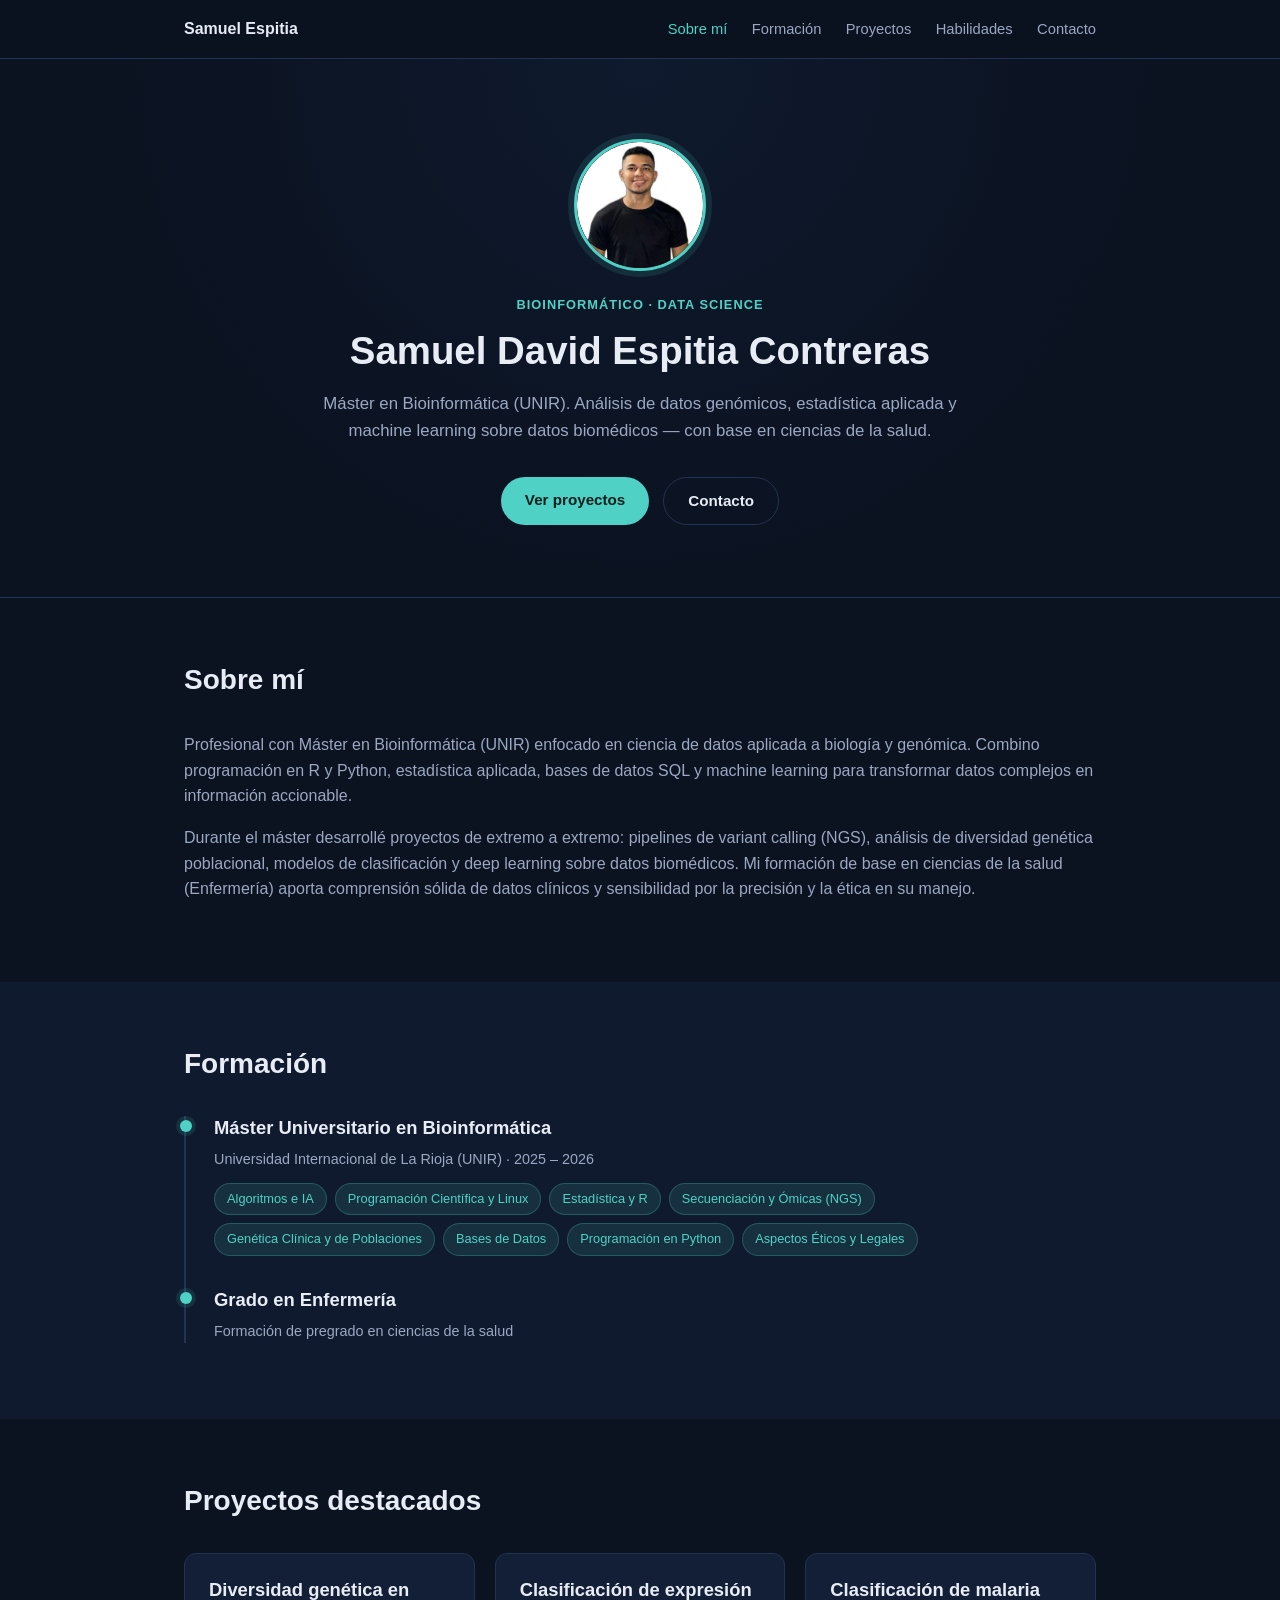
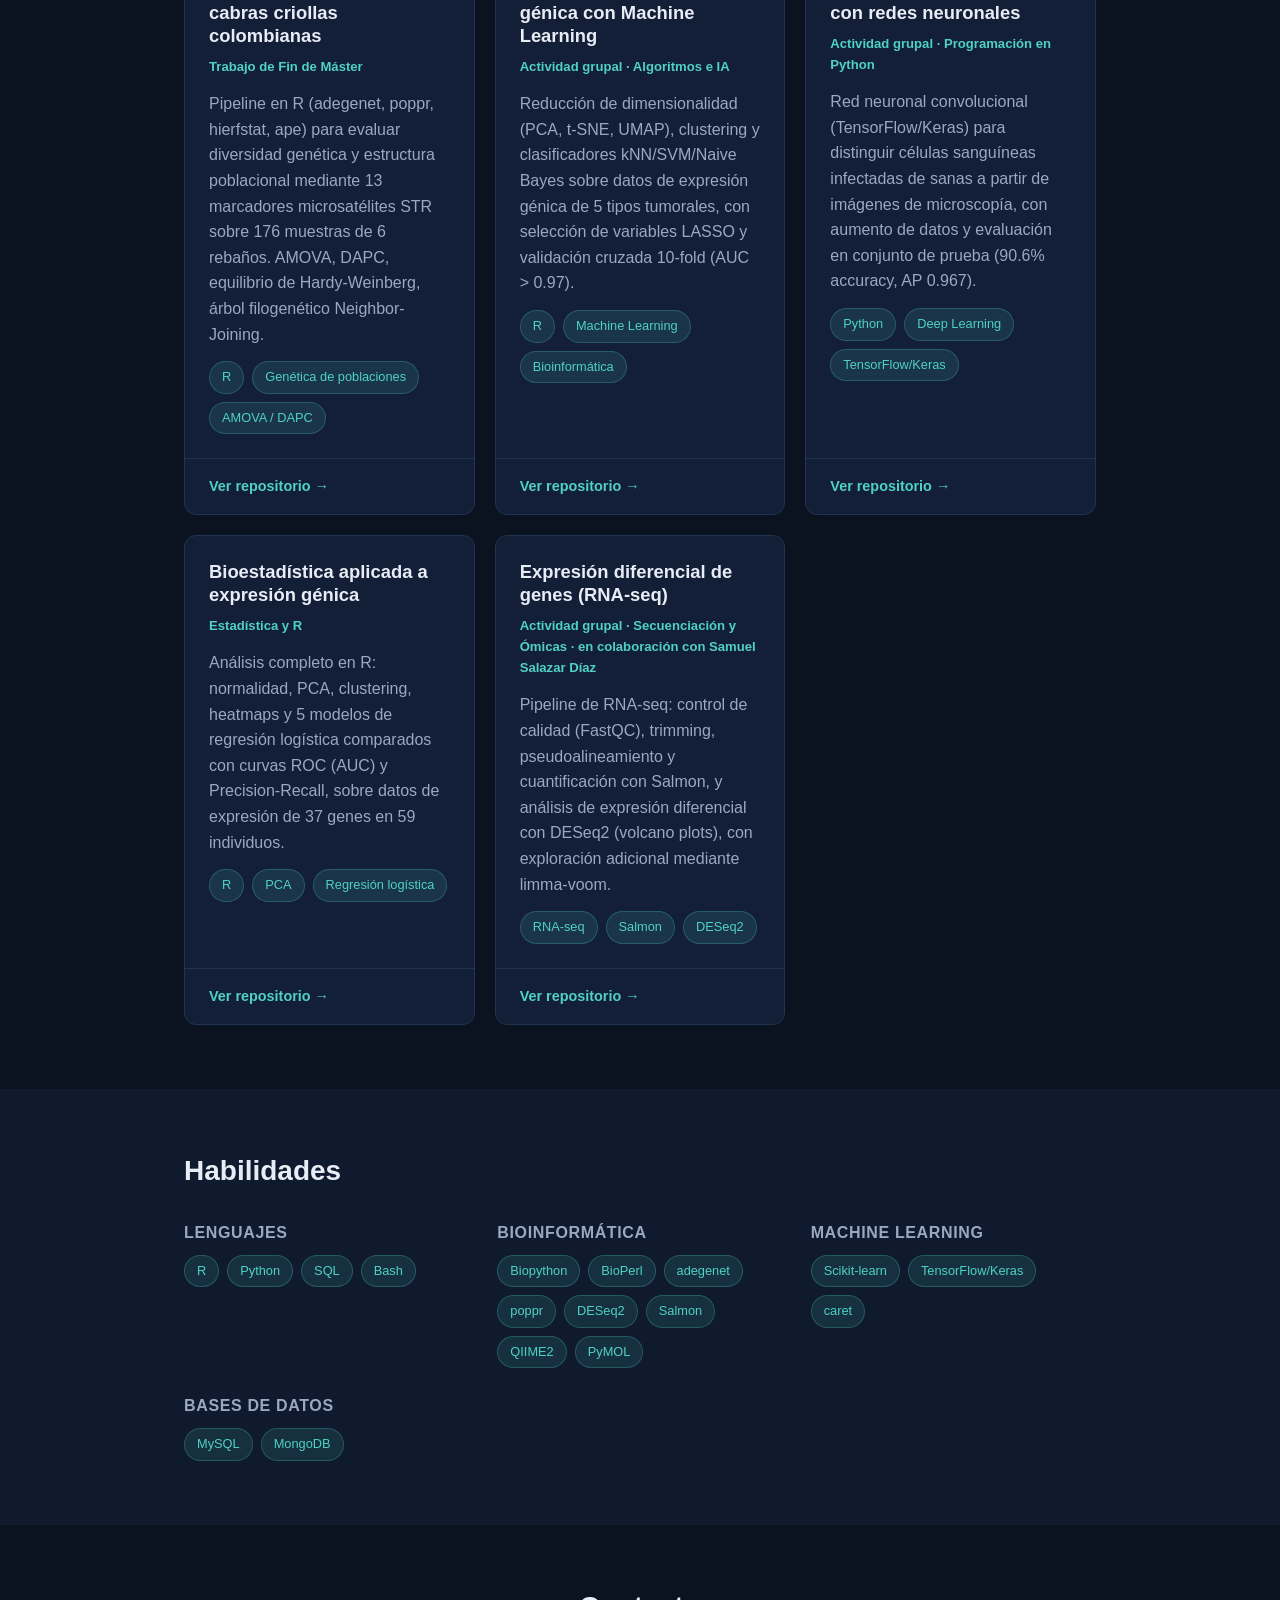
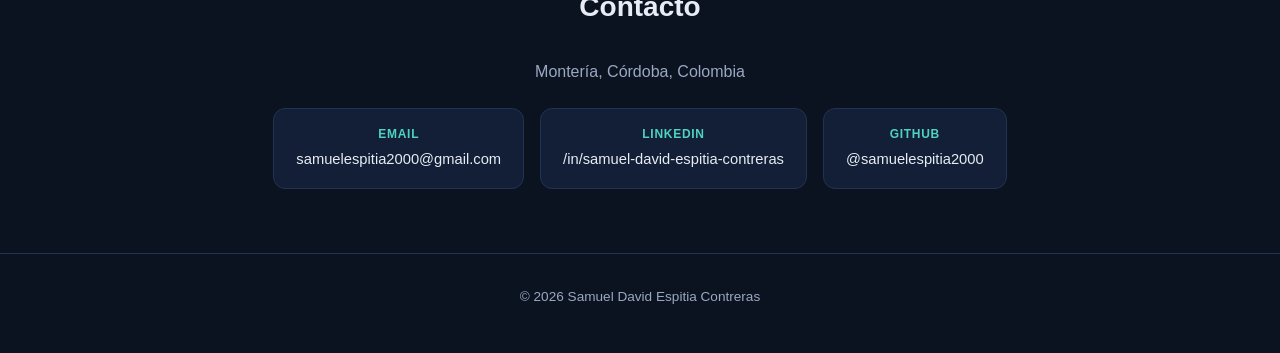
<file: index.html>
<!DOCTYPE html>
<html lang="es">
<head>
<meta charset="UTF-8">
<meta name="viewport" content="width=device-width, initial-scale=1.0">
<title>Samuel David Espitia Contreras — Bioinformático &amp; Data Science</title>
<meta name="description" content="Portafolio de Samuel David Espitia Contreras. Bioinformático y analista de datos, Máster en Bioinformática (UNIR).">
<meta name="theme-color" content="#0b1220">

<meta property="og:type" content="website">
<meta property="og:title" content="Samuel David Espitia Contreras — Bioinformático & Data Science">
<meta property="og:description" content="Portafolio de Samuel David Espitia Contreras. Bioinformático y analista de datos, Máster en Bioinformática (UNIR).">
<meta property="og:image" content="https://samuelespitia2000.github.io/assets/foto.png">
<meta property="og:url" content="https://samuelespitia2000.github.io/">
<meta name="twitter:card" content="summary">

<link rel="icon" type="image/png" href="assets/favicon.png">
<link rel="stylesheet" href="style.css">
</head>
<body>

<header class="nav">
  <div class="nav-inner">
    <span class="nav-name">Samuel Espitia</span>
    <nav>
      <a href="#sobre-mi">Sobre mí</a>
      <a href="#formacion">Formación</a>
      <a href="#proyectos">Proyectos</a>
      <a href="#habilidades">Habilidades</a>
      <a href="#contacto">Contacto</a>
    </nav>
  </div>
</header>

<main>

  <section class="hero">
    <div class="hero-inner">
      <img class="hero-photo" src="assets/foto.png" width="132" height="132" alt="Foto de Samuel David Espitia Contreras">
      <p class="eyebrow">Bioinformático &middot; Data Science</p>
      <h1>Samuel David Espitia Contreras</h1>
      <p class="hero-sub">Máster en Bioinformática (UNIR). Análisis de datos genómicos, estadística aplicada y machine learning sobre datos biomédicos — con base en ciencias de la salud.</p>
      <div class="hero-cta">
        <a class="btn btn-primary" href="#proyectos">Ver proyectos</a>
        <a class="btn btn-outline" href="#contacto">Contacto</a>
      </div>
    </div>
  </section>

  <section id="sobre-mi" class="section">
    <div class="section-inner">
      <h2>Sobre mí</h2>
      <p>
        Profesional con Máster en Bioinformática (UNIR) enfocado en ciencia de datos aplicada a biología y genómica.
        Combino programación en R y Python, estadística aplicada, bases de datos SQL y machine learning para transformar
        datos complejos en información accionable.
      </p>
      <p>
        Durante el máster desarrollé proyectos de extremo a extremo: pipelines de variant calling (NGS), análisis de
        diversidad genética poblacional, modelos de clasificación y deep learning sobre datos biomédicos. Mi formación
        de base en ciencias de la salud (Enfermería) aporta comprensión sólida de datos clínicos y sensibilidad por la
        precisión y la ética en su manejo.
      </p>
    </div>
  </section>

  <section id="formacion" class="section alt">
    <div class="section-inner">
      <h2>Formación</h2>
      <div class="timeline">
        <div class="timeline-item">
          <div class="timeline-dot"></div>
          <div class="timeline-content">
            <h3>Máster Universitario en Bioinformática</h3>
            <p class="timeline-meta">Universidad Internacional de La Rioja (UNIR) &middot; 2025 – 2026</p>
            <div class="tags">
              <span class="tag">Algoritmos e IA</span>
              <span class="tag">Programación Científica y Linux</span>
              <span class="tag">Estadística y R</span>
              <span class="tag">Secuenciación y Ómicas (NGS)</span>
              <span class="tag">Genética Clínica y de Poblaciones</span>
              <span class="tag">Bases de Datos</span>
              <span class="tag">Programación en Python</span>
              <span class="tag">Aspectos Éticos y Legales</span>
            </div>
          </div>
        </div>
        <div class="timeline-item">
          <div class="timeline-dot"></div>
          <div class="timeline-content">
            <h3>Grado en Enfermería</h3>
            <p class="timeline-meta">Formación de pregrado en ciencias de la salud</p>
          </div>
        </div>
      </div>
    </div>
  </section>

  <section id="proyectos" class="section">
    <div class="section-inner">
      <h2>Proyectos destacados</h2>
      <div class="cards">

        <article class="card">
          <div class="card-body">
            <h3>Diversidad genética en cabras criollas colombianas</h3>
            <p class="card-tag">Trabajo de Fin de Máster</p>
            <p>
              Pipeline en R (adegenet, poppr, hierfstat, ape) para evaluar diversidad genética y estructura poblacional
              mediante 13 marcadores microsatélites STR sobre 176 muestras de 6 rebaños. AMOVA, DAPC, equilibrio de
              Hardy-Weinberg, árbol filogenético Neighbor-Joining.
            </p>
            <div class="tags">
              <span class="tag">R</span>
              <span class="tag">Genética de poblaciones</span>
              <span class="tag">AMOVA / DAPC</span>
            </div>
          </div>
          <div class="card-footer">
            <a href="https://github.com/samuelespitia2000/Analisis-de-diversidad-genetica-y-estructura-poblacional-en-cabras-mediante-marcadores-microsatelite" target="_blank" rel="noopener">Ver repositorio →</a>
          </div>
        </article>

        <article class="card">
          <div class="card-body">
            <h3>Clasificación de expresión génica con Machine Learning</h3>
            <p class="card-tag">Actividad grupal &middot; Algoritmos e IA</p>
            <p>
              Reducción de dimensionalidad (PCA, t-SNE, UMAP), clustering y clasificadores kNN/SVM/Naive Bayes sobre
              datos de expresión génica de 5 tipos tumorales, con selección de variables LASSO y validación cruzada
              10-fold (AUC &gt; 0.97).
            </p>
            <div class="tags">
              <span class="tag">R</span>
              <span class="tag">Machine Learning</span>
              <span class="tag">Bioinformática</span>
            </div>
          </div>
          <div class="card-footer">
            <a href="https://github.com/samuelespitia2000/clasificacion-ML-expresion-genica" target="_blank" rel="noopener">Ver repositorio →</a>
          </div>
        </article>

        <article class="card">
          <div class="card-body">
            <h3>Clasificación de malaria con redes neuronales</h3>
            <p class="card-tag">Actividad grupal &middot; Programación en Python</p>
            <p>
              Red neuronal convolucional (TensorFlow/Keras) para distinguir células sanguíneas infectadas de sanas a
              partir de imágenes de microscopía, con aumento de datos y evaluación en conjunto de prueba (90.6% accuracy,
              AP 0.967).
            </p>
            <div class="tags">
              <span class="tag">Python</span>
              <span class="tag">Deep Learning</span>
              <span class="tag">TensorFlow/Keras</span>
            </div>
          </div>
          <div class="card-footer">
            <a href="https://github.com/samuelespitia2000/clasificacion-CNN-malaria" target="_blank" rel="noopener">Ver repositorio →</a>
          </div>
        </article>

        <article class="card">
          <div class="card-body">
            <h3>Bioestadística aplicada a expresión génica</h3>
            <p class="card-tag">Estadística y R</p>
            <p>
              Análisis completo en R: normalidad, PCA, clustering, heatmaps y 5 modelos de regresión logística
              comparados con curvas ROC (AUC) y Precision-Recall, sobre datos de expresión de 37 genes en 59 individuos.
            </p>
            <div class="tags">
              <span class="tag">R</span>
              <span class="tag">PCA</span>
              <span class="tag">Regresión logística</span>
            </div>
          </div>
          <div class="card-footer">
            <a href="https://github.com/samuelespitia2000/bioestadistica-expresion-genica" target="_blank" rel="noopener">Ver repositorio →</a>
          </div>
        </article>

        <article class="card">
          <div class="card-body">
            <h3>Expresión diferencial de genes (RNA-seq)</h3>
            <p class="card-tag">Actividad grupal &middot; Secuenciación y Ómicas &middot; en colaboración con Samuel Salazar Díaz</p>
            <p>
              Pipeline de RNA-seq: control de calidad (FastQC), trimming, pseudoalineamiento y cuantificación con
              Salmon, y análisis de expresión diferencial con DESeq2 (volcano plots), con exploración adicional
              mediante limma-voom.
            </p>
            <div class="tags">
              <span class="tag">RNA-seq</span>
              <span class="tag">Salmon</span>
              <span class="tag">DESeq2</span>
            </div>
          </div>
          <div class="card-footer">
            <a href="https://github.com/SamuelSalazar21/Analisis_expresion_diferencial_genes" target="_blank" rel="noopener">Ver repositorio →</a>
          </div>
        </article>

      </div>
    </div>
  </section>

  <section id="habilidades" class="section alt">
    <div class="section-inner">
      <h2>Habilidades</h2>
      <div class="skills-grid">
        <div class="skill-group">
          <h3>Lenguajes</h3>
          <div class="tags"><span class="tag">R</span><span class="tag">Python</span><span class="tag">SQL</span><span class="tag">Bash</span></div>
        </div>
        <div class="skill-group">
          <h3>Bioinformática</h3>
          <div class="tags"><span class="tag">Biopython</span><span class="tag">BioPerl</span><span class="tag">adegenet</span><span class="tag">poppr</span><span class="tag">DESeq2</span><span class="tag">Salmon</span><span class="tag">QIIME2</span><span class="tag">PyMOL</span></div>
        </div>
        <div class="skill-group">
          <h3>Machine Learning</h3>
          <div class="tags"><span class="tag">Scikit-learn</span><span class="tag">TensorFlow/Keras</span><span class="tag">caret</span></div>
        </div>
        <div class="skill-group">
          <h3>Bases de datos</h3>
          <div class="tags"><span class="tag">MySQL</span><span class="tag">MongoDB</span></div>
        </div>
      </div>
    </div>
  </section>

  <section id="contacto" class="section contact">
    <div class="section-inner">
      <h2>Contacto</h2>
      <p>Montería, Córdoba, Colombia</p>
      <div class="contact-links">
        <a class="contact-link" href="mailto:samuelespitia2000@gmail.com">
          <span class="contact-label">Email</span>
          <span class="contact-value">samuelespitia2000@gmail.com</span>
        </a>
        <a class="contact-link" href="https://www.linkedin.com/in/samuel-david-espitia-contreras-a6755a175/" target="_blank" rel="noopener">
          <span class="contact-label">LinkedIn</span>
          <span class="contact-value">/in/samuel-david-espitia-contreras</span>
        </a>
        <a class="contact-link" href="https://github.com/samuelespitia2000" target="_blank" rel="noopener">
          <span class="contact-label">GitHub</span>
          <span class="contact-value">@samuelespitia2000</span>
        </a>
      </div>
    </div>
  </section>

</main>

<footer class="footer">
  <p>&copy; 2026 Samuel David Espitia Contreras</p>
</footer>

<script>
  const links = document.querySelectorAll('.nav nav a');
  const sections = [...links].map(a => document.querySelector(a.getAttribute('href')));
  const setActive = () => {
    let current = sections[0];
    const y = window.scrollY + 120;
    sections.forEach(s => { if (s && s.offsetTop <= y) current = s; });
    links.forEach(a => a.classList.toggle('active', a.getAttribute('href') === '#' + current.id));
  };
  document.addEventListener('scroll', setActive, { passive: true });
  setActive();
</script>

</body>
</html>
</file>
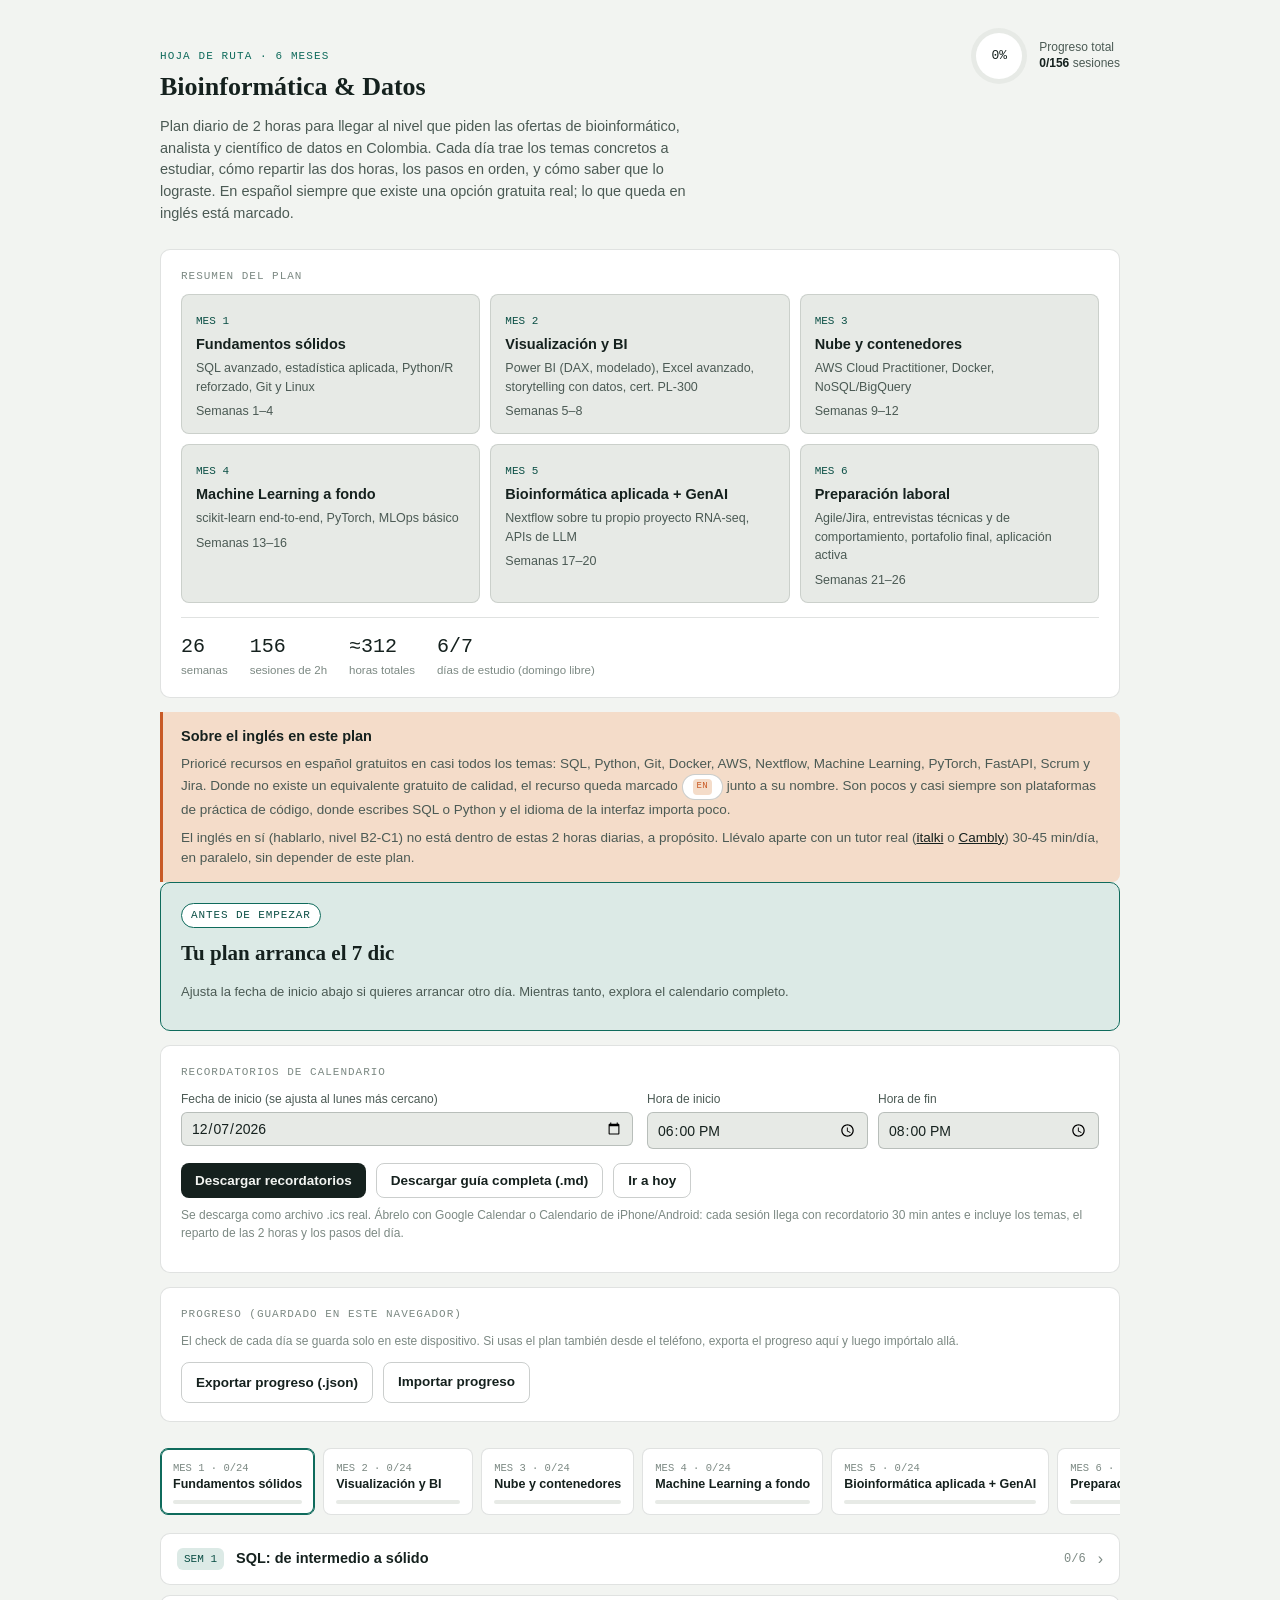
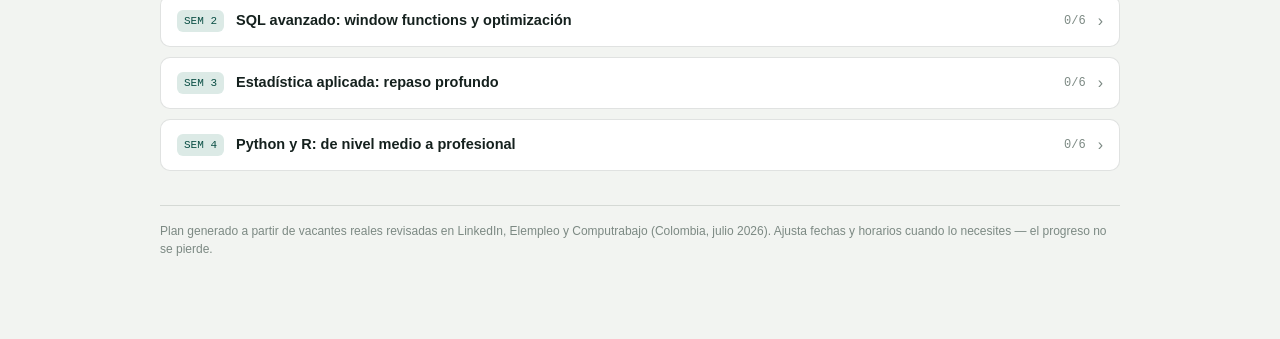
<file: plan-estudio.html>
<!DOCTYPE html>
<html lang="es">
<head>
<meta charset="UTF-8">
<meta name="viewport" content="width=device-width, initial-scale=1.0">
<meta name="description" content="Calendario interactivo de 6 meses para estudiar bioinformática y ciencia de datos, 2 horas al día.">
<meta name="robots" content="noindex, nofollow">
<title>Plan de Estudio — Bioinformática &amp; Datos</title>
<style>
:root{
  --bg:#F2F4F1; --bg-raised:#FFFFFF; --bg-sunken:#E7EAE6;
  --ink:#15211E; --ink-soft:#4B5A54; --ink-faint:#7C8983;
  --line:rgba(21,33,30,0.13); --line-strong:rgba(21,33,30,0.22);
  --teal:#0F6B5C; --teal-deep:#0B4F45; --teal-tint:#DCEAE6;
  --amber:#C85A26; --amber-tint:#F4DCC9;
  --violet:#5B4B8A; --violet-tint:#E6E1F0;
  --serif:Georgia,'Iowan Old Style','Noto Serif','Times New Roman',serif;
  --sans:-apple-system,'Segoe UI','Helvetica Neue',Arial,sans-serif;
  --mono:'Cascadia Code','JetBrains Mono',Consolas,'SF Mono',Menlo,monospace;
  --radius:10px;
  color-scheme:light;
}
@media (prefers-color-scheme:dark){
  :root{
    --bg:#0E1614; --bg-raised:#162320; --bg-sunken:#0A100E;
    --ink:#ECF2EF; --ink-soft:#AEBDB6; --ink-faint:#78877F;
    --line:rgba(236,242,239,0.14); --line-strong:rgba(236,242,239,0.24);
    --teal:#3FCBAA; --teal-deep:#2E9B81; --teal-tint:rgba(63,203,170,0.14);
    --amber:#E98A52; --amber-tint:rgba(233,138,82,0.16);
    --violet:#A99BD4; --violet-tint:rgba(169,155,212,0.15);
    color-scheme:dark;
  }
}
:root[data-theme="dark"]{
  --bg:#0E1614; --bg-raised:#162320; --bg-sunken:#0A100E;
  --ink:#ECF2EF; --ink-soft:#AEBDB6; --ink-faint:#78877F;
  --line:rgba(236,242,239,0.14); --line-strong:rgba(236,242,239,0.24);
  --teal:#3FCBAA; --teal-deep:#2E9B81; --teal-tint:rgba(63,203,170,0.14);
  --amber:#E98A52; --amber-tint:rgba(233,138,82,0.16);
  --violet:#A99BD4; --violet-tint:rgba(169,155,212,0.15);
  color-scheme:dark;
}
:root[data-theme="light"]{
  --bg:#F2F4F1; --bg-raised:#FFFFFF; --bg-sunken:#E7EAE6;
  --ink:#15211E; --ink-soft:#4B5A54; --ink-faint:#7C8983;
  --line:rgba(21,33,30,0.13); --line-strong:rgba(21,33,30,0.22);
  --teal:#0F6B5C; --teal-deep:#0B4F45; --teal-tint:#DCEAE6;
  --amber:#C85A26; --amber-tint:#F4DCC9;
  --violet:#5B4B8A; --violet-tint:#E6E1F0;
  color-scheme:light;
}
*{box-sizing:border-box;}
body{background:var(--bg);color:var(--ink);font-family:var(--sans);line-height:1.5;margin:0;}
h1,h2,h3{font-family:var(--serif);font-weight:700;text-wrap:balance;margin:0;}
.wrap{max-width:1000px;margin:0 auto;padding:28px 20px 80px;}
code,.mono,.stat-num{font-family:var(--mono);}

.topbar{display:flex;align-items:baseline;justify-content:space-between;gap:16px;flex-wrap:wrap;margin-bottom:6px;}
.brand{display:flex;flex-direction:column;gap:2px;}
.brand-eyebrow{font-family:var(--mono);font-size:11px;letter-spacing:.10em;text-transform:uppercase;color:var(--teal);}
.brand h1{font-size:26px;}
.overall-wrap{display:flex;align-items:center;gap:12px;}
.ring{width:56px;height:56px;border-radius:50%;display:flex;align-items:center;justify-content:center;position:relative;flex:none;
  background:conic-gradient(var(--teal) calc(var(--pct,0)*1%), var(--bg-sunken) 0);}
.ring::before{content:"";position:absolute;inset:5px;border-radius:50%;background:var(--bg-raised);}
.ring span{position:relative;font-family:var(--mono);font-size:13px;font-variant-numeric:tabular-nums;}
.overall-label{font-size:12px;color:var(--ink-soft);line-height:1.3;}
.overall-label b{color:var(--ink);font-variant-numeric:tabular-nums;}
.subtitle{color:var(--ink-soft);font-size:14.5px;margin:10px 0 24px;max-width:66ch;}

.card{background:var(--bg-raised);border:1px solid var(--line);border-radius:var(--radius);padding:18px 20px;}
.card + .card{margin-top:14px;}
.section-label{font-family:var(--mono);font-size:11px;letter-spacing:.09em;text-transform:uppercase;color:var(--ink-faint);margin:0 0 10px;}

/* bloques de rúbrica */
.blk{margin:14px 0 0;}
.blk-head{display:flex;align-items:center;gap:7px;font-family:var(--mono);font-size:10.5px;letter-spacing:.08em;text-transform:uppercase;color:var(--ink-faint);margin-bottom:7px;}
.blk-head::after{content:"";flex:1;height:1px;background:var(--line);}
.temas{margin:0;padding-left:19px;display:flex;flex-direction:column;gap:4px;}
.temas li{font-size:13.4px;color:var(--ink-soft);}
.temas li::marker{color:var(--teal);}
.horario{display:flex;flex-direction:column;gap:5px;margin:0;padding:0;list-style:none;}
.horario li{display:flex;gap:10px;align-items:flex-start;font-size:13.4px;color:var(--ink-soft);}
.horario .min{flex:none;font-family:var(--mono);font-size:11px;font-variant-numeric:tabular-nums;background:var(--violet-tint);color:var(--violet);border-radius:5px;padding:2px 6px;min-width:52px;text-align:center;}
.pasos{margin:0;padding-left:19px;display:flex;flex-direction:column;gap:5px;}
.pasos li{font-size:13.4px;color:var(--ink-soft);}
.pasos li::marker{color:var(--ink-faint);font-family:var(--mono);font-size:12px;}
.logro{margin:0;padding:0;list-style:none;display:flex;flex-direction:column;gap:5px;}
.logro li{display:flex;gap:8px;font-size:13.4px;color:var(--ink-soft);align-items:flex-start;}
.logro li::before{content:"☐";flex:none;color:var(--teal);font-size:14px;line-height:1.35;}

/* hoy */
.hoy{border:1px solid var(--teal);background:linear-gradient(var(--teal-tint),var(--teal-tint)),var(--bg-raised);}
.hoy-chip{display:inline-flex;align-items:center;gap:6px;font-family:var(--mono);font-size:11px;letter-spacing:.08em;text-transform:uppercase;color:var(--teal-deep);background:var(--bg-raised);border:1px solid var(--teal);padding:3px 9px;border-radius:99px;margin-bottom:10px;}
@media (prefers-color-scheme:dark){.hoy-chip{color:var(--teal);}}
:root[data-theme="dark"] .hoy-chip{color:var(--teal);}
.hoy h2{font-size:21px;margin-bottom:4px;}
.hoy .week-of{font-size:13px;color:var(--ink-soft);margin-bottom:10px;}
.why{font-size:14px;color:var(--ink-soft);font-style:italic;margin:0 0 4px;line-height:1.55;}
.hoy-resources{display:flex;flex-wrap:wrap;gap:8px;margin:16px 0 14px;}
.hoy-mark{display:inline-flex;align-items:center;gap:8px;background:var(--teal);color:#fff;border:none;padding:9px 16px;border-radius:8px;font-size:14px;font-weight:600;cursor:pointer;font-family:var(--sans);}
.hoy-mark[data-done="true"]{background:var(--ink-faint);}
.hoy-mark:focus-visible{outline:2px solid var(--amber);outline-offset:2px;}

.res-chip{display:inline-flex;align-items:center;gap:5px;font-size:12.5px;color:var(--teal-deep);background:var(--bg-raised);border:1px solid var(--line-strong);padding:4px 10px;border-radius:99px;text-decoration:none;}
@media (prefers-color-scheme:dark){.res-chip{color:var(--teal);}}
:root[data-theme="dark"] .res-chip{color:var(--teal);}
:root[data-theme="light"] .res-chip{color:var(--teal-deep);}
.res-chip:hover{border-color:var(--teal);}
.res-chip .en-flag{font-family:var(--mono);font-size:9px;letter-spacing:.04em;background:var(--amber-tint);color:var(--amber);border-radius:4px;padding:1px 4px;}

.resumen-grid{display:grid;grid-template-columns:repeat(auto-fit,minmax(260px,1fr));gap:10px;}
.resumen-item{border:1px solid var(--line);border-radius:8px;padding:12px 14px;background:var(--bg-sunken);}
.resumen-item .m-num{font-family:var(--mono);font-size:11px;color:var(--teal-deep);}
@media (prefers-color-scheme:dark){.resumen-item .m-num{color:var(--teal);}}
:root[data-theme="dark"] .resumen-item .m-num{color:var(--teal);}
.resumen-item h3{font-size:14.5px;margin:3px 0;font-family:var(--sans);font-weight:700;}
.resumen-item p{font-size:12.5px;color:var(--ink-soft);margin:0;}
.plan-stats{display:flex;gap:22px;flex-wrap:wrap;margin-top:14px;padding-top:14px;border-top:1px solid var(--line);}
.stat{display:flex;flex-direction:column;}
.stat-num{font-size:20px;font-variant-numeric:tabular-nums;}
.stat-label{font-size:11.5px;color:var(--ink-faint);}

.callout{border-left:3px solid var(--amber);background:var(--amber-tint);border-radius:0 8px 8px 0;padding:14px 18px;}
.callout h3{font-size:14.5px;font-family:var(--sans);margin-bottom:6px;}
.callout p{font-size:13.5px;color:var(--ink-soft);margin:0 0 8px;}
.callout p:last-child{margin-bottom:0;}
.callout a{color:var(--ink);}

.controls-grid{display:grid;grid-template-columns:1fr 1fr;gap:14px;}
@media (max-width:640px){.controls-grid{grid-template-columns:1fr;}}
.field{display:flex;flex-direction:column;gap:4px;margin-bottom:10px;}
.field label{font-size:12px;color:var(--ink-soft);}
.field input{font-family:var(--sans);font-size:14px;background:var(--bg-sunken);border:1px solid var(--line-strong);border-radius:6px;padding:7px 9px;color:var(--ink);}
.btn{display:inline-flex;align-items:center;gap:7px;background:var(--ink);color:var(--bg);border:none;padding:9px 14px;border-radius:8px;font-size:13.5px;font-weight:600;cursor:pointer;font-family:var(--sans);}
.btn.secondary{background:transparent;color:var(--ink);border:1px solid var(--line-strong);}
.btn:focus-visible{outline:2px solid var(--amber);outline-offset:2px;}
.btn-row{display:flex;gap:10px;flex-wrap:wrap;margin-top:4px;}
.hint{font-size:12px;color:var(--ink-faint);margin-top:8px;line-height:1.5;}
.toast{position:fixed;left:50%;bottom:22px;transform:translateX(-50%);background:var(--ink);color:var(--bg);padding:10px 18px;border-radius:8px;font-size:13.5px;box-shadow:0 6px 20px rgba(0,0,0,.25);z-index:50;max-width:90vw;}
textarea.ics-fallback{width:100%;height:120px;font-family:var(--mono);font-size:11px;background:var(--bg-sunken);border:1px solid var(--line-strong);border-radius:6px;padding:8px;color:var(--ink-soft);margin-top:10px;}

.month-tabs{display:flex;gap:8px;overflow-x:auto;padding-bottom:2px;margin:26px 0 16px;}
.month-tab{flex:none;min-width:150px;text-align:left;background:var(--bg-raised);border:1px solid var(--line);border-radius:8px;padding:10px 12px;cursor:pointer;font-family:var(--sans);}
.month-tab .mt-num{font-family:var(--mono);font-size:10.5px;color:var(--ink-faint);}
.month-tab .mt-theme{font-size:12.5px;font-weight:600;margin:2px 0 8px;line-height:1.3;color:var(--ink);}
.month-tab .mt-bar{height:4px;border-radius:99px;background:var(--bg-sunken);overflow:hidden;}
.month-tab .mt-bar i{display:block;height:100%;background:var(--teal);width:var(--p,0%);}
.month-tab[aria-selected="true"]{border-color:var(--teal);box-shadow:0 0 0 1px var(--teal) inset;}

.week{border:1px solid var(--line);border-radius:var(--radius);background:var(--bg-raised);margin-bottom:10px;overflow:hidden;}
.week-head{display:flex;align-items:center;gap:12px;padding:13px 16px;cursor:pointer;user-select:none;}
.week-head .wk-badge{font-family:var(--mono);font-size:11px;color:var(--teal-deep);background:var(--teal-tint);border-radius:6px;padding:3px 7px;flex:none;}
@media (prefers-color-scheme:dark){.week-head .wk-badge{color:var(--teal);}}
:root[data-theme="dark"] .week-head .wk-badge{color:var(--teal);}
.week-head .wk-theme{font-size:14.5px;font-weight:700;flex:1;}
.week-head .wk-frac{font-family:var(--mono);font-size:12px;color:var(--ink-faint);font-variant-numeric:tabular-nums;}
.week-head .wk-chevron{transition:transform .15s ease;color:var(--ink-faint);flex:none;}
.week.open .wk-chevron{transform:rotate(90deg);}
.week-body{display:none;border-top:1px solid var(--line);}
.week.open .week-body{display:block;}
.week-resources{display:flex;flex-wrap:wrap;gap:7px;padding:12px 16px 4px;}

.day{border-top:1px solid var(--line);}
.day:first-of-type{border-top:none;}
.day-head{display:flex;gap:12px;padding:12px 16px;align-items:flex-start;cursor:pointer;}
.day-head.today{background:var(--amber-tint);}
.day-check{flex:none;width:19px;height:19px;margin-top:3px;accent-color:var(--teal);cursor:pointer;}
.day-headmain{flex:1;min-width:0;}
.day-top{display:flex;align-items:baseline;gap:9px;flex-wrap:wrap;}
.day-dow{font-family:var(--mono);font-size:11px;color:var(--ink-faint);text-transform:uppercase;letter-spacing:.05em;}
.day-date{font-family:var(--mono);font-size:11px;color:var(--ink-faint);font-variant-numeric:tabular-nums;}
.today-flag{font-family:var(--mono);font-size:10px;letter-spacing:.07em;background:var(--amber);color:#fff;padding:2px 6px;border-radius:4px;}
.day-title{font-size:14.5px;font-weight:700;margin-top:1px;}
.day.done .day-title{color:var(--ink-faint);text-decoration:line-through;text-decoration-color:var(--line-strong);}
.day-chevron{flex:none;color:var(--ink-faint);transition:transform .15s ease;margin-top:2px;}
.day.open .day-chevron{transform:rotate(90deg);}
.day-detail{display:none;padding:2px 16px 18px 47px;}
.day.open .day-detail{display:block;}
@media (max-width:600px){.day-detail{padding-left:20px;}}

footer.pf{margin-top:34px;padding-top:16px;border-top:1px solid var(--line);font-size:12px;color:var(--ink-faint);}
a{color:inherit;}
::selection{background:var(--teal);color:#fff;}
</style>
</head>
<body>

<div class="wrap">

  <div class="topbar">
    <div class="brand">
      <span class="brand-eyebrow">Hoja de ruta · 6 meses</span>
      <h1>Bioinformática &amp; Datos</h1>
    </div>
    <div class="overall-wrap">
      <div class="ring" id="overall-ring" style="--pct:0"><span id="overall-pct">0%</span></div>
      <div class="overall-label">Progreso total<br><b id="overall-frac">0/156</b> sesiones</div>
    </div>
  </div>
  <p class="subtitle">Plan diario de 2 horas para llegar al nivel que piden las ofertas de bioinformático, analista y científico de datos en Colombia. Cada día trae los temas concretos a estudiar, cómo repartir las dos horas, los pasos en orden, y cómo saber que lo lograste. En español siempre que existe una opción gratuita real; lo que queda en inglés está marcado.</p>

  <div class="card" id="resumen-card">
    <p class="section-label">Resumen del plan</p>
    <div class="resumen-grid" id="resumen-grid"></div>
    <div class="plan-stats">
      <div class="stat"><span class="stat-num">26</span><span class="stat-label">semanas</span></div>
      <div class="stat"><span class="stat-num">156</span><span class="stat-label">sesiones de 2h</span></div>
      <div class="stat"><span class="stat-num">≈312</span><span class="stat-label">horas totales</span></div>
      <div class="stat"><span class="stat-num">6/7</span><span class="stat-label">días de estudio (domingo libre)</span></div>
    </div>
  </div>

  <div class="callout" style="margin-top:14px;">
    <h3>Sobre el inglés en este plan</h3>
    <p>Prioricé recursos en español gratuitos en casi todos los temas: SQL, Python, Git, Docker, AWS, Nextflow, Machine Learning, PyTorch, FastAPI, Scrum y Jira. Donde no existe un equivalente gratuito de calidad, el recurso queda marcado <span class="res-chip" style="vertical-align:middle;"><span class="en-flag">EN</span></span> junto a su nombre. Son pocos y casi siempre son plataformas de práctica de código, donde escribes SQL o Python y el idioma de la interfaz importa poco.</p>
    <p>El inglés en sí (hablarlo, nivel B2-C1) no está dentro de estas 2 horas diarias, a propósito. Llévalo aparte con un tutor real (<a href="https://www.italki.com" target="_blank" rel="noopener">italki</a> o <a href="https://www.cambly.com" target="_blank" rel="noopener">Cambly</a>) 30-45 min/día, en paralelo, sin depender de este plan.</p>
  </div>

  <div class="card hoy" id="hoy-card"></div>

  <div class="card">
    <p class="section-label">Recordatorios de calendario</p>
    <div class="controls-grid">
      <div>
        <div class="field">
          <label for="start-date">Fecha de inicio (se ajusta al lunes más cercano)</label>
          <input type="date" id="start-date">
        </div>
      </div>
      <div style="display:flex;gap:10px;">
        <div class="field" style="flex:1;">
          <label for="start-time">Hora de inicio</label>
          <input type="time" id="start-time" value="18:00">
        </div>
        <div class="field" style="flex:1;">
          <label for="end-time">Hora de fin</label>
          <input type="time" id="end-time" value="20:00">
        </div>
      </div>
    </div>
    <div class="btn-row">
      <button class="btn" id="btn-ics">Descargar recordatorios</button>
      <button class="btn secondary" id="btn-guide">Descargar guía completa (.md)</button>
      <button class="btn secondary" id="btn-jump-today">Ir a hoy</button>
    </div>
    <p class="hint" id="ics-hint"></p>
    <div id="ics-fallback" style="display:none;">
      <p class="hint">Copia el contenido de abajo y pégalo en un archivo llamado <code>recordatorios.ics</code>:</p>
      <textarea class="ics-fallback" id="ics-text" readonly></textarea>
    </div>
  </div>

  <div class="card">
    <p class="section-label">Progreso (guardado en este navegador)</p>
    <p class="hint" style="margin-top:0;">El check de cada día se guarda solo en este dispositivo. Si usas el plan también desde el teléfono, exporta el progreso aquí y luego impórtalo allá.</p>
    <div class="btn-row">
      <button class="btn secondary" id="btn-export">Exportar progreso (.json)</button>
      <label class="btn secondary" style="cursor:pointer;">Importar progreso
        <input type="file" accept="application/json" id="input-import" style="display:none;">
      </label>
    </div>
  </div>

  <div class="month-tabs" id="month-tabs" role="tablist"></div>
  <div id="weeks-container"></div>

  <footer class="pf">Plan generado a partir de vacantes reales revisadas en LinkedIn, Elempleo y Computrabajo (Colombia, julio 2026). Ajusta fechas y horarios cuando lo necesites — el progreso no se pierde.</footer>
</div>

<div id="toast" class="toast" style="display:none;"></div>

<script>
const DOW = ["Lunes","Martes","Miércoles","Jueves","Viernes","Sábado"];
const MESES = ["ene","feb","mar","abr","may","jun","jul","ago","sep","oct","nov","dic"];

const RESUMEN = [
  {n:1, t:"Fundamentos sólidos", d:"SQL avanzado, estadística aplicada, Python/R reforzado, Git y Linux", w:"Semanas 1–4"},
  {n:2, t:"Visualización y BI", d:"Power BI (DAX, modelado), Excel avanzado, storytelling con datos, cert. PL-300", w:"Semanas 5–8"},
  {n:3, t:"Nube y contenedores", d:"AWS Cloud Practitioner, Docker, NoSQL/BigQuery", w:"Semanas 9–12"},
  {n:4, t:"Machine Learning a fondo", d:"scikit-learn end-to-end, PyTorch, MLOps básico", w:"Semanas 13–16"},
  {n:5, t:"Bioinformática aplicada + GenAI", d:"Nextflow sobre tu propio proyecto RNA-seq, APIs de LLM", w:"Semanas 17–20"},
  {n:6, t:"Preparación laboral", d:"Agile/Jira, entrevistas técnicas y de comportamiento, portafolio final, aplicación activa", w:"Semanas 21–26"},
];

/* Semanas 1-6 */
const PLAN_P1 = [
{month:1,theme:"SQL: de intermedio a sólido",
 res:[{n:"Curso de SQL en español (freeCodeCamp)",u:"https://www.freecodecamp.org/espanol/news/aprende-sql-curso-desde-cero-en-espanol/"},{n:"SQLZoo (práctica)",u:"https://sqlzoo.net/",en:true},{n:"DataLemur (práctica entrevistas)",u:"https://datalemur.com/",en:true}],
 days:[
 {t:"Filtros y ordenamiento avanzado",
  why:"Filtrar bien es la base de toda consulta de negocio. Un error de precedencia entre AND y OR cambia el resultado sin dar error, y eso pasa desapercibido en producción.",
  temas:["Operadores lógicos AND, OR, NOT y su precedencia (por qué necesitas paréntesis)","IN vs. escribir muchos OR encadenados","BETWEEN con números y con fechas (cuidado: incluye los extremos)","LIKE con comodines % y _","IS NULL vs. = NULL (por qué el segundo nunca funciona)","ORDER BY con varias columnas, ASC y DESC combinados","LIMIT y OFFSET para paginar resultados"],
  bloques:[{m:40,l:"Teoría: mira la sección de filtros del curso en español y toma notas"},{m:60,l:"Práctica: ejercicios en SQLZoo"},{m:20,l:"Cierre: escribe tus propias notas de los operadores que más te costaron"}],
  steps:["Mira la sección de filtros del curso de SQL en español (freeCodeCamp).","Practica en SQLZoo: resuelve el módulo 'SELECT within SELECT' completo (10 ejercicios). La interfaz es en inglés pero solo escribes código SQL.","Prueba a propósito una consulta con = NULL para ver que devuelve vacío, y corrígela con IS NULL."],
  logro:["Escribo una consulta con 3 o más condiciones combinadas sin mirar apuntes","Sé explicar por qué (A OR B) AND C no es lo mismo que A OR (B AND C)","Resolví al menos 8 de los 10 ejercicios de SQLZoo"]},

 {t:"JOINs a fondo",
  why:"El JOIN es la operación más usada en trabajo real y la que más se pregunta en entrevistas. Confundir INNER con LEFT hace que pierdas filas silenciosamente.",
  temas:["Qué es una clave primaria y una clave foránea (por qué se pueden unir dos tablas)","INNER JOIN: solo las filas que coinciden en ambas tablas","LEFT JOIN: todas las de la izquierda, aunque no tengan pareja","RIGHT JOIN y FULL OUTER JOIN (menos comunes, pero hay que reconocerlos)","Alias de tabla (AS) para no repetir nombres largos","Unir más de dos tablas en una sola consulta","Detectar el error clásico: filas duplicadas por unir con una clave que se repite"],
  bloques:[{m:25,l:"Papel: dibuja los 4 tipos de JOIN como diagramas de Venn antes de tocar el teclado"},{m:55,l:"Teoría + ejemplos: sección de JOINs del curso en español"},{m:40,l:"Práctica: une 2 y luego 3 tablas de un dataset propio"}],
  steps:["Antes de programar nada: dibuja en papel los 4 tipos de JOIN (INNER, LEFT, RIGHT, FULL) como diagramas de Venn, y anota qué filas se pierden en cada uno.","Mira la sección de JOINs del curso de SQL en español y replica los ejemplos.","Practica combinando 2 tablas y luego 3, hasta que te salga sin mirar la teoría."],
  logro:["Explico con mis palabras la diferencia entre INNER y LEFT JOIN","Escribo un JOIN de 3 tablas sin consultar la sintaxis","Reconozco cuándo un JOIN me está duplicando filas y sé por qué"]},

 {t:"Subconsultas y CTEs",
  why:"Las consultas de negocio reales se vuelven ilegibles rápido. Una CTE (WITH) convierte una consulta anidada imposible de leer en pasos con nombre.",
  temas:["Subconsulta en el WHERE (filtrar por el resultado de otra consulta)","Subconsulta en el SELECT (traer un valor calculado por fila)","Subconsulta en el FROM (tabla derivada)","Sintaxis WITH: definir una o varias CTEs encadenadas","Cuándo una CTE es más legible que una subconsulta anidada","Diferencia entre IN, EXISTS y JOIN para el mismo problema"],
  bloques:[{m:45,l:"Teoría: sección de subconsultas del curso en español"},{m:50,l:"Práctica: escribe 3 subconsultas y reescríbelas como CTE"},{m:25,l:"Comparación: verifica que ambas versiones dan el mismo resultado"}],
  steps:["Mira la sección de subconsultas del curso en español.","Escribe 3 subconsultas simples primero (dentro de un WHERE o un SELECT).","Reescribe esas mismas 3 usando WITH (CTE) y compara: mismo resultado, más legible."],
  logro:["Escribo una CTE con la sintaxis WITH sin consultarla","Convierto una subconsulta anidada en CTE y verifico que el resultado no cambia","Sé decir en qué caso usaría EXISTS en vez de IN"]},

 {t:"Agregaciones avanzadas",
  why:"Casi toda pregunta de negocio ('top 5 clientes', 'promedio por mes') es una agregación. El error típico es confundir WHERE con HAVING.",
  temas:["Funciones de agregación: COUNT, SUM, AVG, MIN, MAX","COUNT(*) vs COUNT(columna) vs COUNT(DISTINCT columna)","GROUP BY con una y con varias columnas","HAVING vs WHERE (uno filtra antes de agrupar, el otro después)","Combinar agregación con JOIN sin duplicar valores","NULLs en agregaciones (AVG ignora nulos, y eso puede engañarte)"],
  bloques:[{m:40,l:"Teoría: GROUP BY, HAVING y funciones de agregación"},{m:60,l:"Práctica: 8 ejercicios de agregación en SQLZoo"},{m:20,l:"Prueba: compara COUNT(*) contra COUNT(columna) en una tabla con nulos"}],
  steps:["Repasa GROUP BY, HAVING y funciones de agregación en el curso en español.","Practica en SQLZoo: módulo 'More SQL', 8 ejercicios de agregación, en orden.","Sobre una tabla con valores nulos, compara COUNT(*) contra COUNT(columna) y explica la diferencia."],
  logro:["Explico cuándo va WHERE y cuándo va HAVING sin dudar","Escribo una consulta que agrupa por 2 columnas y filtra por el resultado agregado","Sé qué hace AVG cuando hay valores nulos en la columna"]},

 {t:"Práctica intensiva",
  why:"Hoy no entra teoría nueva. El objetivo es repetir bajo presión hasta que la sintaxis salga automática, que es lo que necesitas en una entrevista.",
  temas:["Repaso combinado: JOIN + GROUP BY + subconsulta en un mismo problema","Lectura rápida del enunciado: identificar qué tablas y qué agrupación pide","Autoevaluación: dónde se te va el tiempo"],
  bloques:[{m:80,l:"Práctica cronometrada: 10 problemas en StrataScratch"},{m:25,l:"Revisión: compara tus soluciones con las oficiales"},{m:15,l:"Cierre: anota tus 3 errores más repetidos"}],
  steps:["En StrataScratch, filtro SQL nivel Easy-Medium: resuelve 10 problemas de JOIN + agregación, cronometrando cada uno.","Revisa la solución oficial de cada uno, incluso de los que resolviste bien.","Anota las 3 dudas o errores que más se repitan — los resuelves mañana en tu propio proyecto."],
  logro:["Resolví 10 problemas y revisé la solución de todos","Tengo escrita una lista de mis 3 errores más frecuentes","Resuelvo un problema de dificultad media en menos de 10 minutos"]},

 {t:"Proyecto: 15 queries de negocio",
  why:"Aplicar la semana entera sobre una base real fija el conocimiento mucho mejor que más ejercicios sueltos, y te deja algo que mostrar.",
  temas:["Instalar y conectarse a una base de datos local (SQLite)","Explorar un esquema desconocido: qué tablas hay y cómo se relacionan","Traducir una pregunta de negocio a una consulta SQL","Documentar consultas con comentarios para que otro las entienda"],
  bloques:[{m:25,l:"Preparación: descarga e instala la base Chinook, explora sus tablas"},{m:70,l:"Desarrollo: escribe las 15 consultas"},{m:25,l:"Cierre: documenta y sube a GitHub"}],
  steps:["Descarga la base de datos de ejemplo Chinook (SQLite) e instálala localmente.","Escribe 15 consultas que respondan preguntas de negocio reales (top clientes, ventas por mes, producto más vendido), usando JOIN, GROUP BY y al menos una CTE.","Sube el archivo .sql comentado a un repositorio de práctica en tu GitHub."],
  logro:["Tengo 15 consultas que corren sin errores","Al menos 5 combinan JOIN con agregación, y al menos 1 usa CTE","El archivo está en GitHub con comentarios que explican qué responde cada consulta"]},
]},

{month:1,theme:"SQL avanzado: window functions y optimización",
 res:[{n:"Funciones de ventana — curso interactivo en español",u:"https://learnsql.es/curso/funciones-ventana/"},{n:"Documentación PostgreSQL (referencia)",u:"https://www.postgresql.org/docs/current/functions-window.html",en:true}],
 days:[
 {t:"Window functions I: rankings",
  why:"Una window function calcula sobre un grupo de filas sin colapsarlas, a diferencia de GROUP BY. Por eso puedes ver el puesto de cada fila en un ranking sin perder el detalle.",
  temas:["Diferencia conceptual entre GROUP BY y OVER()","Sintaxis básica: función OVER (PARTITION BY ... ORDER BY ...)","ROW_NUMBER: numeración única, sin empates","RANK: deja huecos cuando hay empate (1,1,3)","DENSE_RANK: no deja huecos (1,1,2)","NTILE para dividir en cuartiles o deciles","Patrón clásico de entrevista: obtener el top N por grupo"],
  bloques:[{m:45,l:"Teoría: módulos de ROW_NUMBER, RANK y DENSE_RANK del curso en español"},{m:50,l:"Práctica: aplica las tres sobre tu base Chinook y compara resultados"},{m:25,l:"Reto: resuelve 'el producto más vendido por cada país'"}],
  steps:["Curso de funciones de ventana en español: módulos de ROW_NUMBER, RANK y DENSE_RANK.","Aplica las tres sobre la misma consulta en tu base Chinook y compara qué cambia en los empates.","Resuelve el patrón clásico: 'el top 3 de productos por cada categoría' usando ROW_NUMBER dentro de una CTE."],
  logro:["Explico la diferencia entre ROW_NUMBER, RANK y DENSE_RANK con un ejemplo de empate","Escribo una consulta de 'top N por grupo' sin consultar la sintaxis","Entiendo qué hace PARTITION BY y en qué se parece a GROUP BY"]},

 {t:"Window functions II: comparar filas",
  why:"LAG y LEAD comparan una fila con la anterior o la siguiente. Es como se calcula 'cuánto creció respecto al mes pasado', la pregunta de negocio más común que existe.",
  temas:["LAG: traer el valor de la fila anterior","LEAD: traer el valor de la fila siguiente","Calcular variación absoluta y porcentual entre periodos","SUM() OVER (ORDER BY ...) para acumulados corridos","AVG() OVER con marco de ventana (media móvil)","ROWS BETWEEN: definir el marco de la ventana","Qué pasa en la primera fila con LAG (el NULL y cómo manejarlo con COALESCE)"],
  bloques:[{m:45,l:"Teoría: LAG, LEAD y agregaciones con OVER en el curso en español"},{m:50,l:"Práctica: calcula variación mes a mes sobre datos de ventas"},{m:25,l:"Práctica extra: 6 ejercicios en StrataScratch"}],
  steps:["Continúa el curso en español: LAG, LEAD y SUM/AVG con OVER (PARTITION BY).","Calcula sobre tu base la variación porcentual de ventas mes a mes usando LAG.","Practica 6 ejercicios de window functions en StrataScratch (en inglés, pero el patrón ya lo viste hoy)."],
  logro:["Calculo una variación porcentual entre periodos usando LAG","Sé construir un total acumulado con SUM() OVER","Manejo el NULL de la primera fila sin que rompa el cálculo"]},

 {t:"CTEs recursivas y vistas",
  why:"Una vista guarda una consulta con nombre para reutilizarla. Las CTEs recursivas resuelven jerarquías (organigramas, árboles de categorías) que de otro modo son imposibles en SQL plano.",
  temas:["CREATE VIEW: guardar una consulta como si fuera una tabla","Cuándo una vista ayuda y cuándo esconde complejidad","Vista vs. tabla materializada (diferencia de rendimiento)","WITH RECURSIVE: estructura de caso base + paso recursivo","Casos típicos: jerarquía de empleados, árbol de categorías","Riesgo de recursión infinita y cómo limitarla"],
  bloques:[{m:35,l:"Teoría: vistas — crea, consulta y elimina una"},{m:50,l:"Teoría + práctica: WITH RECURSIVE con el ejemplo oficial de Postgres"},{m:35,l:"Aplicación: crea 2 vistas reutilizables sobre tu base"}],
  steps:["Crea, consulta y elimina una vista simple para entender el ciclo completo.","Busca en la documentación de Postgres la sección WITH RECURSIVE y ejecuta el ejemplo oficial (es en inglés, pero el código SQL se lee igual).","Crea 2 vistas reutilizables sobre tu base Chinook que encapsulen consultas que ya escribiste."],
  logro:["Creo una vista y la consulto como si fuera una tabla","Ejecuto una CTE recursiva y entiendo cuál es el caso base","Sé explicar cuándo una vista ayuda a la legibilidad"]},

 {t:"Rendimiento: EXPLAIN e índices",
  why:"En una entrevista técnica pueden mostrarte una consulta lenta y preguntarte cómo la mejorarías. EXPLAIN es la herramienta que responde eso con datos, no con intuición.",
  temas:["Qué es un plan de ejecución y cómo leerlo de adentro hacia afuera","EXPLAIN vs EXPLAIN ANALYZE (estimado vs. real)","Sequential scan vs. index scan (por qué uno es lento)","Qué es un índice y sobre qué columnas conviene crearlo","Costo de un índice: acelera lecturas, ralentiza escrituras","Errores comunes: SELECT *, funciones sobre la columna filtrada"],
  bloques:[{m:35,l:"Teoría: qué es un plan de ejecución y cómo se lee"},{m:50,l:"Práctica: corre EXPLAIN ANALYZE sobre 3 consultas tuyas"},{m:35,l:"Experimento: crea un índice y compara el plan antes/después"}],
  steps:["Corre EXPLAIN ANALYZE sobre 3 de tus consultas más lentas de esta semana y anota el tiempo.","Identifica cuáles hacen sequential scan sobre tablas grandes.","Crea un índice sobre la columna que más filtras, vuelve a correr EXPLAIN y compara el plan y el tiempo."],
  logro:["Leo un plan de ejecución e identifico si usa índice o no","Creé un índice y medí la mejora real en tiempo","Sé nombrar 2 razones por las que una consulta puede estar lenta"]},

 {t:"Fechas y series temporales",
  why:"Casi todo reporte agrupa por fecha. El manejo de fechas tiene su propia sintaxis y sus propias trampas (zonas horarias, meses incompletos).",
  temas:["Tipos DATE, TIME, TIMESTAMP y su diferencia","DATE_TRUNC para agrupar por día, mes, trimestre o año","EXTRACT para sacar el año, mes o día de la semana","Restar fechas: intervalos y diferencia en días","Generar series de fechas para rellenar periodos sin datos","Zonas horarias: por qué un reporte puede desfasarse un día","Comparar el mismo periodo del año anterior"],
  bloques:[{m:40,l:"Teoría: DATE_TRUNC, EXTRACT y aritmética de fechas"},{m:50,l:"Práctica: 6 ejercicios de fechas en StrataScratch"},{m:30,l:"Aplicación: agrupa tus ventas por mes y por trimestre"}],
  steps:["Practica DATE_TRUNC, EXTRACT y diferencias de fechas sobre una tabla con timestamps.","StrataScratch: 6 ejercicios filtrados por el tema 'Dates'.","Sobre tu base, genera un reporte agrupado por mes y otro por trimestre, y verifica que los totales cuadren."],
  logro:["Agrupo por mes y por trimestre sin buscar la sintaxis","Calculo la diferencia en días entre dos fechas","Sé por qué un reporte puede mostrar una fecha corrida por zona horaria"]},

 {t:"Proyecto: reporte optimizado",
  why:"Rehacer tu propio trabajo de la semana pasada con herramientas nuevas demuestra progreso real, y es una gran historia para una entrevista.",
  temas:["Refactorizar una consulta: mismo resultado, mejor forma","Elegir entre subconsulta, CTE y window function para el mismo problema","Diferencias de dialecto: PostgreSQL vs SQL Server","Documentar decisiones técnicas en un README"],
  bloques:[{m:60,l:"Desarrollo: recrea las 5 preguntas de negocio con window functions"},{m:30,l:"Comparación: mide el rendimiento de la versión nueva vs. la vieja"},{m:30,l:"Cierre: documenta, sube a GitHub y revisa diferencias de SQL Server"}],
  steps:["Recrea las 5 preguntas de negocio de la semana pasada, esta vez usando window functions.","Compara el tiempo de ejecución entre tu versión vieja y la nueva.","Sube el .sql final a tu repo de práctica. Dedica 5 minutos a ver las diferencias clave de SQL Server (TOP en vez de LIMIT, GETDATE(), ISNULL), porque muchas empresas en Colombia lo usan."],
  logro:["Las 5 consultas nuevas dan el mismo resultado que las originales","Sé justificar por qué elegí window function en vez de subconsulta en cada caso","Reconozco 3 diferencias de sintaxis entre PostgreSQL y SQL Server"]},
]},

{month:1,theme:"Estadística aplicada: repaso profundo",
 res:[{n:"Khan Academy — Estadística (español)",u:"https://es.khanacademy.org/math/statistics-probability"},{n:"StatQuest (YouTube, con subtítulos en español)",u:"https://www.youtube.com/@statquest",en:true}],
 days:[
 {t:"Distribuciones y Teorema Central del Límite",
  why:"El Teorema Central del Límite es la razón por la que podemos confiar en una muestra para hablar de una población entera. Es el cimiento de todo lo demás.",
  temas:["Distribución normal: media, desviación estándar, regla 68-95-99.7","Distribución binomial y de Poisson (cuándo aparece cada una)","Diferencia entre distribución de la población y distribución muestral","Teorema Central del Límite: por qué la media muestral tiende a normal","Error estándar vs. desviación estándar (se confunden mucho)","Intervalos de confianza: qué significa realmente un 95%"],
  bloques:[{m:45,l:"Teoría: módulo de distribuciones de Khan Academy en español"},{m:40,l:"Video: Teorema Central del Límite en StatQuest con subtítulos"},{m:35,l:"Cierre: escribe con tus palabras por qué el TCL importa"}],
  steps:["Khan Academy: módulo de distribuciones de probabilidad (ya en español).","StatQuest: activa subtítulos en español y mira el video del Teorema Central del Límite.","Escribe en tus palabras por qué el TCL permite hacer inferencia. Si no puedes explicarlo simple, repite el video."],
  logro:["Explico el Teorema Central del Límite sin fórmulas, en 3 frases","Distingo error estándar de desviación estándar","Sé qué significa exactamente 'intervalo de confianza del 95%'"]},

 {t:"Pruebas de hipótesis I: t-test",
  why:"El t-test responde la pregunta más común en análisis: '¿esta diferencia entre dos grupos es real o es azar?'. Ya lo usaste en tu proyecto de bioestadística, hoy lo entiendes a fondo.",
  temas:["Hipótesis nula y alternativa: cómo se plantean","p-valor: qué es y qué NO es (no es la probabilidad de que la hipótesis sea falsa)","Nivel de significancia alfa y por qué 0.05 es arbitrario","t-test de una muestra, de dos muestras independientes, y pareado","Supuestos del t-test: normalidad y homogeneidad de varianzas","Error tipo I y tipo II"],
  bloques:[{m:45,l:"Video: playlist de Hypothesis Testing y t-test en StatQuest"},{m:45,l:"Práctica: aplica un t-test sobre tu dataset de bioestadística"},{m:30,l:"Análisis: verifica los supuestos antes de confiar en el resultado"}],
  steps:["StatQuest (subtítulos en español): playlist de Hypothesis Testing, enfocándote en el t-test.","Aplica un t-test sobre tu propio dataset de bioestadística ya publicado y compara con lo que encontraste originalmente.","Verifica los supuestos (normalidad con Shapiro-Wilk, que ya conoces) antes de dar el resultado por válido."],
  logro:["Explico qué es un p-valor sin caer en la definición incorrecta","Aplico un t-test y verifico sus supuestos antes de interpretarlo","Distingo cuándo usar t-test pareado y cuándo independiente"]},

 {t:"Pruebas de hipótesis II: chi-cuadrado y ANOVA",
  why:"El t-test solo compara dos grupos numéricos. Chi-cuadrado y ANOVA cubren los otros dos casos que aparecen todo el tiempo: datos categóricos y más de dos grupos.",
  temas:["Chi-cuadrado de independencia: relación entre dos variables categóricas","Tabla de contingencia: frecuencias observadas vs. esperadas","ANOVA de un factor: comparar la media de 3 o más grupos","Por qué no se puede hacer muchos t-tests en vez de un ANOVA (inflación del error)","Pruebas post-hoc (Tukey) para saber qué grupo difiere","Alternativas no paramétricas: Mann-Whitney y Kruskal-Wallis"],
  bloques:[{m:45,l:"Videos: Chi-square test y ANOVA en StatQuest"},{m:40,l:"Práctica: ejercicios de chi-cuadrado en Khan Academy"},{m:35,l:"Aplicación: corre un ANOVA sobre datos propios"}],
  steps:["StatQuest: Chi-square test y ANOVA (con subtítulos en español).","Khan Academy: ejercicios de chi-cuadrado en español.","Corre un ANOVA sobre un dataset propio con 3 o más grupos e interpreta el resultado."],
  logro:["Sé elegir entre t-test, ANOVA y chi-cuadrado según el tipo de dato","Explico por qué hacer 5 t-tests seguidos infla el error","Conozco la alternativa no paramétrica de cada prueba"]},

 {t:"A/B testing",
  why:"El A/B testing es cómo las empresas de producto deciden si un cambio funcionó. Es el mismo t-test que ya sabes, pero con vocabulario de negocio: eso es lo que se pregunta en entrevistas de analista.",
  temas:["Estructura de un experimento: grupo control y grupo tratamiento","Aleatorización: por qué es lo que permite hablar de causalidad","Métrica primaria vs. métricas secundarias","Tamaño de muestra y cálculo previo (power analysis)","Poder estadístico: probabilidad de detectar un efecto que sí existe","Peeking: por qué mirar el resultado antes de tiempo invalida el test","Significancia estadística vs. relevancia práctica"],
  bloques:[{m:45,l:"Teoría: tamaño de muestra, poder estadístico y p-valor en experimentos"},{m:45,l:"Diseño: escribe un experimento A/B completo para un caso de salud digital"},{m:30,l:"Crítica: identifica qué podría invalidar tu propio diseño"}],
  steps:["Investiga (StatQuest + artículos) qué son tamaño de muestra, poder estadístico y p-valor en el contexto de un experimento A/B.","Diseña por escrito un experimento A/B para un producto de salud digital: qué mides, cuál es tu hipótesis, cuántos usuarios necesitas y cuánto tiempo lo dejas correr.","Revisa tu propio diseño buscando fallas: ¿qué pasaría si miras el resultado al segundo día?"],
  logro:["Diseño un A/B test completo con métrica, hipótesis y tamaño de muestra","Explico qué es el poder estadístico y por qué importa","Distingo un resultado estadísticamente significativo de uno prácticamente relevante"]},

 {t:"Diseño de experimentos y causalidad",
  why:"'Correlación no es causalidad' se repite mucho y se entiende poco. Saber identificar una variable de confusión es lo que separa un análisis confiable de uno ingenuo, y sale en entrevistas.",
  temas:["Correlación, causalidad y el error de confundirlas","Variable de confusión: qué es y cómo detectarla","Sesgo de selección: cuando tu muestra no representa la población","Paradoja de Simpson: cuando la tendencia se invierte al agrupar","Experimento controlado vs. estudio observacional","Estrategias de control: aleatorización, estratificación, ajuste por covariables","Por qué en datos clínicos esto es especialmente crítico"],
  bloques:[{m:45,l:"Teoría: correlación vs. causalidad, confusores y paradoja de Simpson"},{m:45,l:"Diseño: experimento controlado para un caso de salud digital"},{m:30,l:"Crítica: identifica 2-3 sesgos que arruinarían tu conclusión"}],
  steps:["Investiga (artículos + StatQuest) la diferencia entre correlación, causalidad y variables de confusión. Busca específicamente la paradoja de Simpson con un ejemplo.","Diseña por escrito un experimento controlado para un caso de salud digital.","Identifica 2-3 posibles sesgos o confusores que podrían arruinar tu conclusión, y cómo los controlarías."],
  logro:["Doy un ejemplo propio de variable de confusión en datos clínicos","Explico la paradoja de Simpson con un caso concreto","Sé nombrar 2 formas de controlar un confusor en el diseño"]},

 {t:"Práctica integradora",
  why:"Cerrar la semana metiendo lo aprendido en un proyecto tuyo, no en un ejemplo de curso, es lo que lo convierte en portafolio.",
  temas:["Selección de la prueba estadística correcta según el tipo de dato","Reporte de resultados: estadístico, p-valor, tamaño del efecto e interpretación","Documentación reproducible en R Markdown"],
  bloques:[{m:70,l:"Desarrollo: aplica 3 pruebas nuevas a tu repo de bioestadística"},{m:30,l:"Interpretación: escribe qué significa cada resultado en lenguaje claro"},{m:20,l:"Cierre: agrega la sección al README y sube los cambios"}],
  steps:["En tu repo bioestadistica-expresion-genica, aplica y documenta 3 pruebas estadísticas nuevas que no usaste en el análisis original.","Para cada una reporta: el estadístico, el p-valor, el tamaño del efecto y qué significa en lenguaje claro.","Agrégalas como una sección nueva en el README y haz commit."],
  logro:["Tengo 3 pruebas nuevas documentadas en mi repositorio","Cada resultado tiene una interpretación en lenguaje no técnico","Los cambios están commiteados y subidos a GitHub"]},
]},

{month:1,theme:"Python y R: de nivel medio a profesional",
 res:[{n:"Curso de Python y Pandas en español (YouTube)",u:"https://www.youtube.com/playlist?list=PLVs9JdE6ZZh0RBT7lIPxUkcTmAUhMEimn"},{n:"Curso de Git y GitHub en español (freeCodeCamp)",u:"https://www.freecodecamp.org/espanol/news/aprende-git-y-github-curso-desde-cero"},{n:"R for Data Science (referencia)",u:"https://r4ds.hadley.nz/",en:true}],
 days:[
 {t:"Python orientado a objetos",
  why:"Pasar de scripts sueltos a código organizado en clases es lo que distingue un nivel medio de uno profesional, y es lo que te van a revisar si miran tu GitHub.",
  temas:["Clase, objeto, atributo y método: el vocabulario base","__init__ y el parámetro self","Métodos de instancia vs. métodos estáticos","Encapsulamiento: atributos privados por convención (_nombre)","Cuándo una clase ayuda y cuándo una función basta","Módulos: separar el código en varios archivos e importarlos"],
  bloques:[{m:45,l:"Teoría: clases, objetos, __init__ y self"},{m:55,l:"Práctica: refactoriza un script tuyo usando una clase"},{m:20,l:"Cierre: verifica que el script refactorizado da el mismo resultado"}],
  steps:["Repasa clases y objetos en Python: qué es __init__, qué es self, cómo se crea una instancia.","Refactoriza un script tuyo existente (por ejemplo del proyecto de ML) usando al menos una clase propia.","Corre el script refactorizado y confirma que el resultado es idéntico al original."],
  logro:["Escribo una clase con __init__ y métodos sin consultar sintaxis","Refactoricé un script propio a clases y produce el mismo resultado","Sé justificar por qué usé una clase en vez de funciones sueltas"]},

 {t:"Pandas avanzado",
  why:"merge y pivot_table son las dos operaciones que más se usan en trabajo real de datos y las que menos se enseñan a fondo en cursos introductorios.",
  temas:["merge: los tipos de unión (inner, left, outer) y su equivalencia con SQL JOIN","concat vs merge (apilar vs. unir por clave)","groupby con múltiples columnas y múltiples agregaciones (agg)","pivot_table: filas, columnas, valores y función de agregación","melt: pasar de formato ancho a largo","apply vs. operaciones vectorizadas (por qué apply es lento)","Manejo de índices: set_index, reset_index"],
  bloques:[{m:45,l:"Teoría: merge, groupby avanzado y pivot_table en el curso en español"},{m:55,l:"Práctica: aplica las tres sobre un dataset de un proyecto tuyo"},{m:20,l:"Comparación: reescribe un apply como operación vectorizada y mide el tiempo"}],
  steps:["Curso de Pandas en español: módulos de merge, pivot_table y groupby con varios niveles.","Aplica merge, groupby con agg, y pivot_table sobre un dataset de un proyecto tuyo anterior.","Toma un apply que tengas y reescríbelo como operación vectorizada; mide la diferencia de tiempo."],
  logro:["Uso merge con los 3 tipos de unión y sé cuál equivale a cada JOIN de SQL","Construyo una pivot_table sin consultar la documentación","Entiendo por qué apply es más lento que una operación vectorizada"]},

 {t:"Buenas prácticas de Python",
  why:"Un entorno virtual evita que las dependencias de un proyecto rompan las de otro. Los tests te avisan si rompiste algo. Ambas cosas se esperan de un profesional, no de un estudiante.",
  temas:["Entornos virtuales: crear, activar y desactivar un venv","requirements.txt: congelar y reinstalar dependencias","Estructura estándar de un proyecto Python (src, tests, README)","pytest: escribir un test, ejecutarlo, leer el resultado","Assert y casos borde: qué vale la pena testear","PEP 8: convenciones de nombres y formato","Type hints básicos (para qué sirven)"],
  bloques:[{m:40,l:"Teoría + práctica: crea un venv y genera un requirements.txt"},{m:50,l:"Práctica: instala pytest y escribe 5 tests para funciones tuyas"},{m:30,l:"Cierre: organiza un proyecto tuyo con la estructura estándar"}],
  steps:["Crea un entorno virtual (venv) para un proyecto tuyo, actívalo y genera su requirements.txt.","Instala pytest y escribe 5 tests simples para funciones de un script tuyo, incluyendo al menos un caso borde.","Reorganiza ese proyecto con la estructura estándar de carpetas y agrega un README."],
  logro:["Creo y activo un entorno virtual sin consultar los comandos","Tengo 5 tests que corren con pytest y pasan","Mi proyecto tiene requirements.txt y estructura de carpetas clara"]},

 {t:"R con tidyverse avanzado",
  why:"Ya usas R con soltura para estadística. Lo que falta es dejar de copiar y pegar bloques repetidos: purrr y las funciones propias resuelven eso.",
  temas:["Escribir funciones propias en R: argumentos, valores por defecto, return","purrr::map y sus variantes (map_dbl, map_chr, map_df)","Reemplazar bucles for por map","Pipe nativo |> y pipe de magrittr %>%","dplyr avanzado: across, case_when, group_modify","Depuración: cómo encontrar el error dentro de un map"],
  bloques:[{m:45,l:"Teoría: funciones propias e iteración con purrr en R4DS"},{m:55,l:"Práctica: reescribe una parte repetitiva de tu Rmd como función"},{m:20,l:"Verificación: confirma que el resultado no cambió"}],
  steps:["R for Data Science: capítulos de funciones propias e iteración con purrr (en inglés, pero el código R es igual; apóyate en el traductor del navegador para el texto).","Identifica una parte repetitiva de tu Rmd de bioestadística y reescríbela como una función propia.","Aplica esa función a varios elementos usando map y verifica que el resultado sea idéntico al original."],
  logro:["Escribo una función propia en R con argumentos por defecto","Reemplacé un bloque repetido de mi análisis por una función + map","El resultado del análisis refactorizado es idéntico al original"]},

 {t:"Git y GitHub avanzado",
  why:"Una rama te deja probar cambios sin arriesgar el código que ya funciona. Así trabaja todo equipo real, y es exactamente lo que hiciste con el repositorio de Salazar.",
  temas:["Ramas: crear, cambiar, listar y borrar (branch, checkout, switch)","Merge vs. rebase (qué hace cada uno con el historial)","Pull Request: para qué existe y qué se revisa en él","Resolver un conflicto de merge paso a paso","git log, git diff y git blame para investigar cambios","Deshacer: revert vs. reset (y por qué reset es peligroso si ya publicaste)",".gitignore: qué nunca debe subirse (datos grandes, credenciales)"],
  bloques:[{m:40,l:"Teoría: ramas, merge y Pull Requests en el curso en español"},{m:50,l:"Práctica: crea una rama, haz un cambio y ábrete un PR a ti mismo"},{m:30,l:"Reto: provoca un conflicto de merge a propósito y resuélvelo"}],
  steps:["Curso de Git y GitHub en español (freeCodeCamp): mira la parte de ramas y Pull Requests.","En un repo de prueba: crea una rama, haz un cambio, súbela y ábrete un Pull Request a ti mismo para ver el flujo completo.","Provoca un conflicto de merge a propósito (edita la misma línea en dos ramas) y resuélvelo."],
  logro:["Creo una rama, la subo y abro un Pull Request sin ayuda","Resolví un conflicto de merge por mi cuenta","Sé qué archivos nunca deben subirse a un repositorio"]},

 {t:"Linux, terminal y preparar tu entorno",
  why:"Docker (semana 11) y Nextflow (semana 17) no corren nativos en Windows. Instalar WSL2 hoy, con calma, evita que te bloquees en dos meses cuando ya estés bajo presión.",
  temas:["Qué es WSL2 y por qué lo necesitas en Windows","Instalación de WSL2 paso a paso y elección de distribución (Ubuntu)","Navegación: cd, ls, pwd, rutas absolutas vs. relativas","Manipulación: mkdir, cp, mv, rm (y por qué rm -rf es peligroso)","Ver contenido: cat, head, tail, less","Permisos básicos y chmod","Pipes (|) y redirección (>) para encadenar comandos","Escribir y ejecutar un script .sh"],
  bloques:[{m:40,l:"Instalación: WSL2 + Ubuntu en tu máquina Windows"},{m:45,l:"Práctica: comandos básicos de navegación y manipulación de archivos"},{m:35,l:"Proyecto: escribe un script .sh que organice archivos por extensión"}],
  steps:["Si usas Windows: instala WSL2 (Windows Subsystem for Linux) hoy. Es el entorno donde vas a correr Docker y Nextflow más adelante.","Practica los comandos básicos: cd, ls, mkdir, cp, mv, cat, head. Busca 'comandos básicos de Linux en español' si quieres un repaso guiado.","Escribe un script .sh que recorra una carpeta y organice los archivos por extensión, y ejecútalo."],
  logro:["Tengo WSL2 instalado y funcionando con Ubuntu","Navego y manipulo archivos por terminal sin usar el explorador de Windows","Mi script .sh corre y organiza los archivos correctamente"]},
]},

{month:2,theme:"Power BI: fundamentos",
 res:[{n:"Microsoft Learn — Power BI Data Analyst (español)",u:"https://learn.microsoft.com/es-es/training/powerplatform/power-bi"}],
 days:[
 {t:"Conectar datos y Power Query",
  why:"Power Query es donde se limpian y transforman los datos antes de llegar al reporte. En un trabajo real de BI, es el paso que más tiempo consume.",
  temas:["Instalar Power BI Desktop y reconocer sus 3 vistas (Informe, Datos, Modelo)","Conectores: Excel, CSV, base de datos SQL, web","El Editor de Power Query y su panel de Pasos aplicados","Transformaciones: quitar columnas, filtrar filas, cambiar tipo de dato","Reemplazar valores y manejar errores/nulos","Columna condicional y columna personalizada","Anexar (append) vs. combinar (merge) consultas"],
  bloques:[{m:40,l:"Teoría: módulo 'Prepara los datos en Power BI' en español"},{m:60,l:"Práctica: importa un CSV tuyo y aplica 3 transformaciones"},{m:20,l:"Cierre: revisa los Pasos aplicados y renómbralos con nombres claros"}],
  steps:["Instala Power BI Desktop (gratuito) y sigue el módulo 'Prepara los datos en Power BI' de Microsoft Learn en español.","Importa un CSV de un proyecto tuyo y aplica 3 transformaciones en Power Query: quitar columnas innecesarias, cambiar tipos de dato y filtrar filas.","Revisa el panel de Pasos aplicados y renombra cada paso con un nombre descriptivo."],
  logro:["Importo un archivo y llego al Editor de Power Query sin ayuda","Apliqué al menos 3 transformaciones y entiendo qué hace cada paso","Sé la diferencia entre anexar y combinar consultas"]},

 {t:"Modelado de datos",
  why:"El modelo es la base invisible del dashboard. Si las relaciones están mal, todo lo que construyas encima da números incorrectos, y suele descubrirse tarde.",
  temas:["Tabla de hechos vs. tabla de dimensiones","Esquema estrella: por qué es el estándar en BI","Relaciones: uno a muchos, muchos a muchos","Cardinalidad y dirección del filtro cruzado","Clave primaria y clave foránea en el contexto de Power BI","Tabla de calendario: por qué casi siempre hace falta una","Normalizar vs. desnormalizar: por qué BI prefiere lo segundo"],
  bloques:[{m:45,l:"Teoría: módulo 'Modela los datos en Power BI'"},{m:55,l:"Práctica: construye un esquema estrella con datos propios"},{m:20,l:"Verificación: revisa la vista Modelo y confirma las relaciones"}],
  steps:["Microsoft Learn: módulo 'Modela los datos en Power BI' en español.","Crea un esquema estrella simple con datos propios: 2 tablas de hechos y al menos 1 de dimensión.","Abre la vista Modelo y verifica que las relaciones tienen la cardinalidad correcta."],
  logro:["Distingo una tabla de hechos de una de dimensiones","Construí un esquema estrella y las relaciones funcionan al filtrar","Sé por qué se recomienda una tabla de calendario dedicada"]},

 {t:"DAX básico",
  why:"Sin DAX, Power BI solo puede sumar columnas. Con DAX puede calcular cualquier lógica de negocio. Es la habilidad que separa un usuario de un analista.",
  temas:["Medida vs. columna calculada (cuándo usar cada una y por qué importa)","Sintaxis DAX: nombre de medida, signo igual, función","Funciones de agregación: SUM, AVERAGE, COUNT, COUNTROWS, DISTINCTCOUNT","Contexto de fila y contexto de filtro (el concepto clave de DAX)","Funciones iteradoras: SUMX, AVERAGEX y en qué se diferencian","DIVIDE en vez de / (manejo seguro de división por cero)","Formato de medidas: moneda, porcentaje, decimales"],
  bloques:[{m:45,l:"Teoría: módulo 'Introducción a DAX'"},{m:55,l:"Práctica: crea 5 medidas básicas sobre tu modelo"},{m:20,l:"Comparación: crea la misma métrica como columna y como medida, y observa la diferencia"}],
  steps:["Microsoft Learn: módulo 'Introducción a DAX' en español.","Crea 5 medidas básicas sobre tu modelo: total, promedio, conteo, conteo distinto y un ratio con DIVIDE.","Crea la misma métrica una vez como columna calculada y otra como medida, y observa cómo se comportan distinto al filtrar."],
  logro:["Explico la diferencia entre una medida y una columna calculada","Creé 5 medidas que dan valores correctos al filtrar","Uso DIVIDE en vez del operador / y sé por qué"]},

 {t:"DAX intermedio: CALCULATE",
  why:"CALCULATE es la función más usada y más malentendida de DAX. Entenderla bien ahora te ahorra meses de resultados inexplicables.",
  temas:["Qué hace CALCULATE: modificar el contexto de filtro de una medida","Sintaxis: CALCULATE(expresión, filtro1, filtro2...)","FILTER como argumento de CALCULATE","ALL y REMOVEFILTERS: quitar filtros para calcular totales","Calcular un porcentaje sobre el total general","Filtros que se suman vs. filtros que reemplazan","Errores típicos: usar CALCULATE donde no hace falta"],
  bloques:[{m:45,l:"Teoría: módulo sobre CALCULATE y contexto de filtro"},{m:55,l:"Práctica: crea 3 medidas con CALCULATE y distintos filtros"},{m:20,l:"Reto: calcula el porcentaje de cada categoría sobre el total"}],
  steps:["Microsoft Learn: módulo sobre CALCULATE y contexto de filtro.","Crea 3 medidas usando CALCULATE con distintos filtros y compara los resultados en una tabla visual.","Resuelve el patrón clásico: porcentaje de cada categoría sobre el total general, usando ALL."],
  logro:["Explico con mis palabras qué hace CALCULATE con el contexto de filtro","Calculo el porcentaje sobre el total usando ALL correctamente","Sé cuándo CALCULATE es innecesario"]},

 {t:"Visualización y diseño",
  why:"El mismo dato en el gráfico equivocado confunde en vez de aclarar. Elegir el visual correcto es parte técnica del trabajo, no una decisión estética.",
  temas:["Qué gráfico usar según la pregunta (comparación, composición, distribución, tendencia)","Barras vs. columnas vs. líneas: cuándo cada uno","Por qué evitar gráficos de torta con muchas categorías","Tarjetas KPI y su formato condicional","Segmentadores (slicers) e interacción entre visuales","Jerarquías y drill-down","Accesibilidad: contraste y no depender solo del color","Tooltips y páginas de detalle"],
  bloques:[{m:40,l:"Teoría: buenas prácticas de diseño de visuales"},{m:60,l:"Práctica: diseña 4 visuales distintos con tus datos"},{m:20,l:"Revisión: prueba la interacción entre visuales y ajusta"}],
  steps:["Microsoft Learn: módulo de buenas prácticas de diseño de visuales.","Diseña 4 visuales distintos con tus datos: una tabla, un gráfico de barras, una tarjeta KPI y una línea de tiempo o mapa.","Agrega un segmentador y verifica cómo interactúan los visuales entre sí al filtrar."],
  logro:["Justifico la elección de cada tipo de gráfico según la pregunta que responde","Mis 4 visuales responden a filtros de un segmentador","Verifiqué que los colores funcionan para alguien con daltonismo"]},

 {t:"Proyecto: dashboard de bioestadística",
  why:"Convertir un análisis que hiciste en R en un dashboard interactivo es exactamente el tipo de tarea que hace un analista de BI todos los días.",
  temas:["Traducir hallazgos estadísticos a visuales comprensibles","Estructura de un dashboard: lo importante arriba a la izquierda","Título y contexto: que se entienda sin explicación verbal","Exportar capturas y documentar el resultado"],
  bloques:[{m:75,l:"Desarrollo: construye el dashboard con los datos de tu proyecto"},{m:25,l:"Prueba: muéstraselo a alguien y mide si entiende en 30 segundos"},{m:20,l:"Cierre: exporta capturas y agrégalas al README del repositorio"}],
  steps:["Recrea como dashboard interactivo de Power BI los hallazgos de tu proyecto de bioestadística (Los Simpson).","Muéstraselo a alguien sin contexto y comprueba si entiende el mensaje principal en 30 segundos.","Publica 2-3 capturas del dashboard en el README de ese repositorio."],
  logro:["Mi dashboard comunica los hallazgos sin que yo tenga que explicarlos","Usa al menos 3 medidas DAX y un segmentador","Las capturas están en el README del repositorio"]},
]},

{month:2,theme:"Power BI avanzado + certificación PL-300",
 res:[{n:"Microsoft Learn — ruta de certificación PL-300 (español)",u:"https://learn.microsoft.com/es-es/credentials/certifications/exams/pl-300/"},{n:"Guy in a Cube (YouTube, tips prácticos)",u:"https://www.youtube.com/@GuyInACube",en:true}],
 days:[
 {t:"DAX avanzado: inteligencia de tiempo",
  why:"Casi todo dashboard de negocio necesita comparar periodos ('vs. el mes pasado', 'acumulado del año'). Sin funciones de tiempo, esas preguntas no se pueden responder.",
  temas:["Por qué se necesita una tabla de calendario marcada como tal","SAMEPERIODLASTYEAR: comparar contra el año anterior","DATEADD: desplazar el periodo N unidades","TOTALYTD, TOTALQTD, TOTALMTD: acumulados","DATESYTD y el patrón de acumulado personalizado","PREVIOUSMONTH y PREVIOUSYEAR","Calcular variación absoluta y porcentual entre periodos"],
  bloques:[{m:45,l:"Teoría: funciones de inteligencia de tiempo en Microsoft Learn"},{m:50,l:"Práctica: replica un ejemplo de Guy in a Cube paso a paso"},{m:25,l:"Aplicación: crea la medida 'variación % vs. año anterior' en tu modelo"}],
  steps:["Microsoft Learn: funciones de inteligencia de tiempo (DATEADD, SAMEPERIODLASTYEAR, TOTALYTD).","Busca en Guy in a Cube un video sobre time intelligence y replica el ejemplo paso a paso.","Crea en tu modelo la medida de variación porcentual contra el mismo periodo del año anterior."],
  logro:["Tengo una tabla de calendario correctamente marcada en mi modelo","Creo una medida de acumulado anual (YTD) sin consultar la sintaxis","Mi medida de variación vs. año anterior da resultados correctos"]},

 {t:"Power BI Service y actualización",
  why:"Un reporte que solo existe en tu computador no sirve a nadie. Publicarlo y programar su actualización es lo que lo vuelve una herramienta de trabajo real.",
  temas:["Diferencia entre Power BI Desktop y Power BI Service","Áreas de trabajo (workspaces) y permisos","Publicar un informe desde Desktop","Conjunto de datos (dataset) vs. informe vs. panel (dashboard)","Actualización programada y sus límites en la licencia gratuita","Puerta de enlace (gateway): cuándo hace falta","Compartir un informe y qué ve el destinatario"],
  bloques:[{m:40,l:"Teoría: módulo de áreas de trabajo y conjuntos de datos"},{m:50,l:"Práctica: publica tu dashboard y configura actualización programada"},{m:30,l:"Exploración: crea un panel (dashboard) anclando visuales del informe"}],
  steps:["Microsoft Learn: módulo 'Administra áreas de trabajo y conjuntos de datos en Power BI'.","Publica tu dashboard de la semana pasada a Power BI Service y configura una actualización programada.","Crea un panel anclando visuales de tu informe y observa la diferencia con el informe original."],
  logro:["Mi informe está publicado en Power BI Service","Configuré una actualización programada y sé sus límites","Explico la diferencia entre conjunto de datos, informe y panel"]},

 {t:"Seguridad a nivel de fila (RLS)",
  why:"RLS hace que cada usuario vea solo sus propios datos dentro del mismo reporte. Es requisito habitual en empresas, y más aún con datos clínicos.",
  temas:["Qué problema resuelve RLS y por qué es crítico en salud","Roles estáticos: filtro fijo por valor","Roles dinámicos con USERPRINCIPALNAME()","Tabla de mapeo usuario-permiso","Probar un rol desde Desktop ('Ver como')","Asignar usuarios a roles en Power BI Service","Limitaciones de RLS (qué no protege)"],
  bloques:[{m:40,l:"Teoría: módulo sobre Row-Level Security"},{m:50,l:"Práctica: crea un rol estático y pruébalo con 'Ver como'"},{m:30,l:"Reto: crea un rol dinámico con USERPRINCIPALNAME()"}],
  steps:["Microsoft Learn: módulo sobre Row-Level Security.","Configura un rol RLS estático sobre tu modelo y pruébalo con la opción 'Ver como' en Desktop.","Intenta un rol dinámico usando USERPRINCIPALNAME() y una tabla de mapeo de usuarios."],
  logro:["Creé un rol RLS y verifiqué que filtra correctamente con 'Ver como'","Entiendo la diferencia entre rol estático y dinámico","Sé explicar por qué RLS importa especialmente con datos de pacientes"]},

 {t:"Repaso general PL-300",
  why:"Antes del simulacro conviene ubicar dónde están tus huecos reales, en vez de repasar todo por igual y gastar el tiempo en lo que ya dominas.",
  temas:["Las 4 áreas del examen: preparar datos, modelar, visualizar, administrar","Autoevaluación por área: qué domino y qué no","Repaso dirigido de los temas más débiles"],
  bloques:[{m:50,l:"Recorrido: revisa la ruta completa marcando temas por confianza"},{m:50,l:"Repaso dirigido: profundiza en los 3 temas más débiles"},{m:20,l:"Cierre: haz una lista escrita de tus puntos flojos"}],
  steps:["Revisa la ruta oficial completa de Microsoft Learn en español, marcando cada tema como 'lo domino', 'dudo' o 'no lo sé'.","Dedica el tiempo a los 3 temas marcados como más débiles.","Deja escrita la lista de puntos flojos para revisarla después del simulacro."],
  logro:["Tengo una lista escrita de mis temas fuertes y débiles por área","Repasé a fondo los 3 temas donde estaba más flojo","Reconozco las 4 áreas que evalúa el examen"]},

 {t:"Simulacro de examen",
  why:"Un simulacro te dice con precisión qué falta. Es mucho más eficiente que seguir consumiendo teoría sin medir.",
  temas:["Formato del examen: tipos de pregunta y tiempo disponible","Estrategia: marcar y volver a preguntas difíciles","Análisis de errores: por qué fallé, no solo cuál era la respuesta"],
  bloques:[{m:60,l:"Simulacro: haz el módulo de práctica oficial completo"},{m:45,l:"Análisis: revisa cada pregunta fallada y entiende el porqué"},{m:15,l:"Cierre: actualiza tu lista de puntos débiles"}],
  steps:["Haz el módulo de práctica oficial de Microsoft Learn para PL-300, cronometrado.","Repasa cada pregunta fallada entendiendo por qué la respuesta correcta lo es, no solo cuál era.","Actualiza tu lista de temas débiles con lo que reveló el simulacro."],
  logro:["Completé el simulacro completo en el tiempo previsto","Entiendo el porqué de cada pregunta que fallé","Tengo actualizada mi lista de temas a reforzar"]},

 {t:"Agenda tu certificación (no la presentes hoy)",
  why:"El PL-300 suele requerir 40-60 horas de preparación total, no las 24 de esta semana. Agendarlo con margen protege tu inversión: el examen tiene costo.",
  temas:["Cómo agendar el examen y qué documentos piden","Costo del examen y descuentos disponibles","Plan de repaso hasta la fecha del examen","Qué hacer si no apruebas (política de reintento)"],
  bloques:[{m:30,l:"Gestión: revisa costo, requisitos y agenda el examen a 2-4 semanas"},{m:60,l:"Repaso: refuerza tus 2 temas más débiles del simulacro"},{m:30,l:"Planificación: arma tu calendario de repaso dominical hasta el examen"}],
  steps:["Agenda el examen para dentro de 2-4 semanas, no para hoy. Revisa el valor vigente en Microsoft, tiene costo.","Usa el resto del día para reforzar tus 2 temas más débiles del simulacro.","Planifica repasos cortos los domingos hasta la fecha del examen."],
  logro:["Tengo fecha de examen agendada con al menos 2 semanas de margen","Reforcé mis 2 temas más débiles","Tengo un plan de repaso escrito hasta el día del examen"]},
]},
];


/* Semanas 7-13 */
const PLAN_P2 = [
{month:2,theme:"Excel avanzado y storytelling con datos",
 res:[{n:"Microsoft Learn — Excel (español)",u:"https://learn.microsoft.com/es-es/training/browse/?products=excel"},{n:"Storytelling with Data — blog gratuito",u:"https://www.storytellingwithdata.com/blog",en:true}],
 days:[
 {t:"Fórmulas avanzadas",
  why:"Excel sigue siendo la herramienta más pedida en ofertas de analista en Colombia, y BUSCARV mal usado es una de las fuentes de error más comunes en reportes reales.",
  temas:["BUSCARX (XLOOKUP): por qué reemplaza a BUSCARV y qué problemas resuelve","ÍNDICE + COINCIDIR: la alternativa clásica y por qué aún se usa","SI anidados vs. SI.CONJUNTO (IFS)","Referencias relativas, absolutas ($) y mixtas","SUMAR.SI.CONJUNTO y CONTAR.SI.CONJUNTO","Funciones de texto: IZQUIERDA, EXTRAE, CONCATENAR, ESPACIOS","Manejo de errores: SI.ERROR y por qué no abusar de él"],
  bloques:[{m:40,l:"Teoría: módulo de fórmulas avanzadas de Excel"},{m:60,l:"Práctica: aplica BUSCARX, SI anidados e ÍNDICE/COINCIDIR sobre una base propia"},{m:20,l:"Comparación: resuelve el mismo problema con BUSCARV y con BUSCARX"}],
  steps:["Microsoft Learn: módulo de fórmulas avanzadas de Excel en español.","Practica BUSCARX, SI anidados e ÍNDICE/COINCIDIR sobre una base de datos propia.","Resuelve el mismo problema con BUSCARV y con BUSCARX, y anota qué problemas del primero resuelve el segundo."],
  logro:["Uso BUSCARX y explico 2 ventajas concretas sobre BUSCARV","Sé cuándo necesito una referencia absoluta con $","Escribo un SUMAR.SI.CONJUNTO con 2 o más criterios"]},

 {t:"Tablas dinámicas y Power Pivot",
  why:"Power Pivot te permite combinar varias tablas dentro de Excel sin fórmulas de búsqueda. Es Power BI en miniatura, y usa el mismo lenguaje DAX que ya viste.",
  temas:["Tablas dinámicas: filas, columnas, valores y filtros","Agrupar fechas y valores numéricos en una tabla dinámica","Campos calculados dentro de la tabla dinámica","Segmentación de datos (slicers) y escalas de tiempo","Modelo de datos de Excel: relacionar tablas sin BUSCARV","Power Pivot y medidas DAX dentro de Excel","Cuándo pasar de Excel a Power BI"],
  bloques:[{m:40,l:"Teoría: módulo de tablas dinámicas avanzadas"},{m:60,l:"Práctica: arma un reporte con Power Pivot combinando 2 tablas"},{m:20,l:"Reflexión: escribe en qué punto este reporte debería migrar a Power BI"}],
  steps:["Microsoft Learn: módulo de tablas dinámicas avanzadas.","Arma un reporte con Power Pivot combinando 2 tablas relacionadas, sin usar BUSCARV.","Escribe en qué momento este reporte justificaría migrar a Power BI en vez de seguir en Excel."],
  logro:["Relaciono 2 tablas en el modelo de datos de Excel sin fórmulas de búsqueda","Creé al menos una medida DAX dentro de Power Pivot","Sé argumentar cuándo Excel deja de ser suficiente"]},

 {t:"Power Query como automatización",
  why:"Power Query reemplaza lo que antes se hacía con macros y VBA: transformas una vez y el proceso queda guardado para repetirlo con un clic. VBA ya es tecnología heredada.",
  temas:["Power Query en Excel vs. en Power BI (es el mismo motor)","Parámetros: hacer una consulta reutilizable con distintas entradas","Funciones personalizadas en lenguaje M","Combinar todos los archivos de una carpeta automáticamente","Actualizar el reporte al llegar datos nuevos","Documentar los pasos para que otro entienda la transformación","Por qué esto es preferible a una macro de VBA"],
  bloques:[{m:40,l:"Teoría: funciones y parámetros en Power Query (lenguaje M)"},{m:60,l:"Práctica: convierte un reporte repetitivo tuyo en consulta reutilizable"},{m:20,l:"Prueba: cambia el archivo fuente y verifica que se actualiza solo"}],
  steps:["Microsoft Learn: funciones y parámetros en Power Query (lenguaje M).","Convierte un reporte repetitivo tuyo en una consulta de Power Query reutilizable, en vez de rehacerlo a mano cada vez.","Cambia el archivo de origen por otro con la misma estructura y confirma que el reporte se actualiza sin tocar nada."],
  logro:["Tengo una consulta que se actualiza con datos nuevos sin rehacer pasos","Usé al menos un parámetro para hacerla reutilizable","Sé explicar por qué Power Query es preferible a una macro de VBA"]},

 {t:"Storytelling con datos: principios",
  why:"El objetivo de un gráfico es que alguien entienda algo en cinco segundos, no mostrar todos los datos que tienes. Este es el criterio con el que se juzga tu dashboard en una entrevista.",
  temas:["Contexto: quién es tu audiencia y qué decisión debe tomar","Elegir el visual correcto según el tipo de mensaje","Chartjunk: adornos que restan (3D, sombras, rejillas densas)","Ratio dato-tinta: quitar todo lo que no aporta","Uso del color: uno para destacar, gris para el resto","Jerarquía visual: dónde mira primero el ojo","Título como conclusión, no como etiqueta ('Las ventas cayeron 12%' en vez de 'Ventas')","Anotaciones directas en el gráfico en vez de leyendas lejanas"],
  bloques:[{m:45,l:"Lectura: entradas del blog sobre elegir gráfico y quitar chartjunk"},{m:45,l:"Auditoría: identifica 3 errores de diseño en gráficos tuyos anteriores"},{m:30,l:"Corrección: rehaz uno de esos gráficos aplicando los principios"}],
  steps:["Lee las entradas gratuitas del blog de storytellingwithdata.com sobre elegir el gráfico correcto y quitar chartjunk. No hace falta comprar el libro.","Revisa gráficos que hayas hecho antes e identifica 3 errores concretos de diseño.","Rehaz uno de ellos aplicando los principios: menos tinta, un color de énfasis, título que es la conclusión."],
  logro:["Identifiqué 3 errores de diseño concretos en mi propio trabajo anterior","Rehíce un gráfico y el mensaje se entiende sin explicación","Mis títulos comunican la conclusión, no solo el tema"]},

 {t:"Rediseño de dashboards",
  why:"Criticar dashboards ajenos entrena el ojo mucho más rápido que solo hacer los propios, porque no tienes apego a las decisiones.",
  temas:["Evaluación crítica: qué funciona y qué no en un dashboard ajeno","Densidad de información: cuántos visuales caben antes de saturar","Consistencia: mismos colores, mismas unidades, mismo formato","Orden de lectura y ubicación de lo más importante","Filtros: cuáles exponer y cuáles dejar fijos","Rendimiento percibido: un dashboard lento se abandona"],
  bloques:[{m:45,l:"Análisis: busca 2-3 dashboards reales (uno bueno, uno malo) y critícalos por escrito"},{m:50,l:"Rediseño: aplica los hallazgos a un dashboard tuyo"},{m:25,l:"Documentación: guarda el antes y el después"}],
  steps:["Busca 2-3 dashboards reales (idealmente uno bueno y uno malo) y escribe qué funciona y qué no en cada uno.","Aplica esos hallazgos rediseñando un dashboard o gráfico tuyo.","Guarda capturas del antes y el después para comparar."],
  logro:["Tengo una crítica escrita de 2-3 dashboards ajenos","Rediseñé un dashboard propio con los hallazgos","Tengo capturas de antes y después que muestran la mejora"]},

 {t:"Práctica integradora",
  why:"Comparar tu antes y después es la forma más directa de comprobar cuánto avanzaste, y es material para tu portafolio.",
  temas:["Integración: Excel avanzado + Power Query + principios de storytelling","Documentar el proceso de mejora, no solo el resultado","Preparar material visual para portafolio"],
  bloques:[{m:75,l:"Desarrollo: rehaz un reporte antiguo tuyo aplicando todo lo de la semana"},{m:25,l:"Comparación: pon las dos versiones lado a lado"},{m:20,l:"Cierre: escribe qué cambiaste y por qué"}],
  steps:["Toma un reporte o gráfico antiguo tuyo y rehazlo aplicando Excel avanzado, Power Query y storytelling.","Pon las dos versiones lado a lado.","Escribe un párrafo corto explicando qué cambiaste y por qué. Eso es lo que contarías en una entrevista."],
  logro:["Tengo la versión antigua y la nueva del mismo reporte","Puedo justificar cada cambio con un principio de diseño","Tengo escrito el párrafo que explicaría el cambio en una entrevista"]},
]},

{month:2,theme:"Proyecto integrador de BI",
 res:[{n:"Kaggle Datasets (para elegir datos)",u:"https://www.kaggle.com/datasets",en:true}],
 days:[
 {t:"Elección y limpieza de datos",
  why:"Un proyecto ancla mejor tu portafolio si cuenta una historia propia. Además, la limpieza es donde se va el 60-70% del tiempo real de cualquier proyecto de datos.",
  temas:["Criterios para elegir un dataset: tamaño, calidad, y que responda una pregunta real","Perfilado inicial: shape, tipos, valores únicos, nulos","Estrategias ante nulos: eliminar, imputar con media/mediana, imputar por grupo","Detección de duplicados exactos y parciales","Detección de outliers: rango intercuartílico y z-score","Estandarizar formatos: fechas, texto, mayúsculas, acentos","Documentar cada decisión de limpieza (por qué eliminaste esas filas)"],
  bloques:[{m:25,l:"Selección: elige el dataset y define la pregunta de negocio"},{m:70,l:"Limpieza: nulos, duplicados, tipos de dato, outliers"},{m:25,l:"Documentación: registra cada decisión de limpieza"}],
  steps:["Recomendado: usa tus propios datos clínicos o genómicos de un proyecto anterior, da una historia de portafolio más fuerte. Si prefieres algo nuevo, elige un dataset público de Kaggle (idealmente de salud o biología).","Define primero la pregunta de negocio que vas a responder, antes de tocar los datos.","Limpieza con Python y pandas: revisa nulos, duplicados, tipos de dato y outliers, documentando cada decisión."],
  logro:["Tengo escrita la pregunta de negocio que responderá el proyecto","Los datos están limpios y sé justificar cada fila que eliminé","Tengo un registro de las decisiones de limpieza tomadas"]},

 {t:"Análisis exploratorio en SQL",
  why:"Entender los datos con SQL antes de construir el dashboard evita el error más caro: armar un reporte precioso sobre supuestos equivocados.",
  temas:["Cargar un CSV limpio a una base local (SQLite o Postgres)","Perfilado con SQL: conteos, distintos, mínimos, máximos, nulos por columna","Distribución de las variables clave","Detección de anomalías: valores imposibles, fechas futuras","Verificar la integridad de las relaciones entre tablas","Formular hipótesis a partir de lo que ves"],
  bloques:[{m:30,l:"Carga: pasa los datos limpios a una base local"},{m:70,l:"Exploración: escribe 10 consultas exploratorias"},{m:20,l:"Síntesis: anota los 3 hallazgos más interesantes"}],
  steps:["Carga los datos limpios a una base local (SQLite o Postgres).","Escribe 10 consultas exploratorias usando lo de las semanas 1 y 2: JOINs, agregaciones y window functions donde apliquen.","Anota los 3 hallazgos más interesantes; esos serán el eje de tu dashboard."],
  logro:["Los datos están cargados en una base y consultables","Tengo 10 consultas exploratorias documentadas","Identifiqué 3 hallazgos que vale la pena mostrar"]},

 {t:"Modelado en Power BI",
  why:"El modelo es la base invisible. Si está mal armado, el dashboard da números incorrectos o va lentísimo, y eso se descubre cuando ya lo presentaste.",
  temas:["Importar los datos limpios desde la base o el archivo","Diseñar el esquema estrella para este caso concreto","Crear la tabla de calendario y marcarla como tal","Definir las medidas DAX que responden tu pregunta de negocio","Verificar cardinalidad y dirección de filtro de cada relación","Ocultar columnas técnicas que el usuario no debe ver"],
  bloques:[{m:35,l:"Importación y modelo: relaciones y tabla de calendario"},{m:60,l:"Medidas: crea las medidas DAX que responden tu pregunta"},{m:25,l:"Validación: comprueba que las medidas dan los mismos totales que SQL"}],
  steps:["Conecta los datos limpios a Power BI y construye el modelo: relaciones, cardinalidad y tabla de calendario.","Crea las medidas DAX necesarias para responder tu pregunta de negocio.","Valida cruzando: los totales de Power BI deben coincidir con los que sacaste en SQL."],
  logro:["El modelo tiene relaciones correctas y tabla de calendario marcada","Las medidas DAX dan exactamente los mismos totales que mis consultas SQL","Oculté las columnas técnicas que el usuario final no necesita"]},

 {t:"Dashboard final",
  why:"Un dashboard se evalúa por si alguien entiende la historia en 30 segundos, no por cuántos gráficos tiene. Ese es el criterio en una entrevista.",
  temas:["Definir el mensaje principal antes de colocar visuales","Estructura: KPIs arriba, detalle abajo","Elección del visual para cada hallazgo","Paleta coherente y color de énfasis","Segmentadores útiles, no decorativos","Títulos que comunican la conclusión","Prueba de los 30 segundos con una persona real"],
  bloques:[{m:70,l:"Construcción: arma el dashboard aplicando storytelling"},{m:25,l:"Prueba: muéstraselo a alguien sin contexto y cronometra su comprensión"},{m:25,l:"Ajuste: corrige lo que no se entendió"}],
  steps:["Diseña el dashboard aplicando los principios de storytelling de la semana 7.","Muéstraselo a alguien que no conoce los datos y verifica si entiende el mensaje principal en menos de 30 segundos.","Ajusta lo que no se haya entendido en esa prueba."],
  logro:["Una persona sin contexto entiende el mensaje principal en 30 segundos","Cada visual responde a una pregunta concreta, ninguno es decorativo","Los títulos comunican conclusiones, no solo etiquetas"]},

 {t:"Documentación",
  why:"Un proyecto sin README es invisible para un reclutador que lo mira 20 segundos. La documentación no es el cierre del trabajo, es parte del entregable.",
  temas:["Estructura de un README efectivo para portafolio","Contexto: qué pregunta responde y por qué importa","Metodología: de dónde salieron los datos y cómo se procesaron","Resultados: los hallazgos principales, con capturas","Limitaciones: qué no responde este análisis (da credibilidad)","Cómo reproducirlo: pasos para que otro corra tu proyecto"],
  bloques:[{m:60,l:"Redacción: escribe el README completo"},{m:35,l:"Capturas: prepara 3-4 imágenes del dashboard"},{m:25,l:"Revisión: léelo como si fueras un reclutador con 20 segundos"}],
  steps:["Escribe el README: pregunta de negocio, fuente de datos, proceso, hallazgos principales y limitaciones.","Prepara 3-4 capturas del dashboard e insértalas en el README.","Léelo simulando ser un reclutador apurado: ¿en 20 segundos se entiende qué hiciste y qué lograste?"],
  logro:["El README explica el proyecto completo sin que yo esté presente","Incluye capturas del dashboard y una sección de limitaciones","Un lector apurado entiende el valor del proyecto en 20 segundos"]},

 {t:"Publicación",
  why:"Un proyecto que no está publicado no existe para efectos de portafolio. Publicar en los tres canales multiplica la probabilidad de que alguien lo vea.",
  temas:["Preparar el repositorio: estructura de carpetas y .gitignore","Qué NO subir: datos sensibles, archivos pesados, credenciales","Publicar en GitHub con historial de commits limpio","Agregar el proyecto al sitio de portafolio","Redactar la entrada de LinkedIn con enfoque en el resultado, no en la herramienta"],
  bloques:[{m:45,l:"GitHub: organiza el repo, verifica el .gitignore y sube"},{m:40,l:"Portafolio: agrega la tarjeta del proyecto a tu sitio web"},{m:35,l:"LinkedIn: publica el proyecto en la sección Proyectos"}],
  steps:["Sube el proyecto a GitHub verificando que el .gitignore excluya datos pesados o sensibles.","Agrega el proyecto a tu portafolio web con una tarjeta que resuma el hallazgo principal.","Publícalo en LinkedIn, sección Proyectos, enfocando el texto en el resultado obtenido y no en las herramientas usadas."],
  logro:["El proyecto está en GitHub sin datos sensibles ni archivos innecesarios","Aparece en mi sitio de portafolio con enlace funcional","Está publicado en LinkedIn con enfoque en el resultado"]},
]},

{month:3,theme:"AWS: fundamentos de nube",
 res:[{n:"AWS Skill Builder — Cloud Practitioner Essentials (español)",u:"https://skillbuilder.aws/learn/94T2BEN85A/aws-cloud-practitioner-essentials-espaol-de-espaa/22YKTHGJVW"}],
 days:[
 {t:"Conceptos de nube",
  why:"El mercado de 2026 trata la experiencia en nube como filtro casi obligatorio. Sin entender el vocabulario base, no puedes ni leer bien una oferta de trabajo.",
  temas:["Qué es computación en la nube y qué problema resuelve","IaaS, PaaS y SaaS: la diferencia con un ejemplo de cada uno","Modelo de responsabilidad compartida (qué asegura AWS y qué aseguras tú)","Regiones y zonas de disponibilidad: por qué importa dónde están tus datos","Alta disponibilidad y tolerancia a fallos","Modelo de costos: pago por uso vs. servidor propio","Capa gratuita de AWS: qué incluye y sus límites"],
  bloques:[{m:50,l:"Teoría: módulo de introducción a la nube en español"},{m:40,l:"Configuración: crea tu cuenta AWS Free Tier"},{m:30,l:"Cierre: escribe un ejemplo propio de IaaS, PaaS y SaaS"}],
  steps:["AWS Skill Builder, versión en español: módulo de introducción a la nube.","Crea tu cuenta AWS Free Tier si no la tienes. Ojo: pide tarjeta de crédito aunque no cobre si te quedas dentro de la capa gratuita.","Escribe tu propio ejemplo de un servicio IaaS, uno PaaS y uno SaaS. Si tu meta es más BI local que bioinformática, considera Azure DP-900 como alternativa: es más liviano y se conecta con Power BI."],
  logro:["Explico la diferencia entre IaaS, PaaS y SaaS con ejemplos propios","Tengo cuenta de AWS activa y sé qué cubre la capa gratuita","Entiendo el modelo de responsabilidad compartida"]},

 {t:"IAM: identidad y permisos",
  why:"IAM controla quién puede hacer qué. Es lo primero que configura cualquier empresa, y usar la cuenta root para trabajar diario es la mala práctica de seguridad más común entre principiantes.",
  temas:["Cuenta root vs. usuarios IAM: por qué nunca trabajar con root","Usuarios, grupos y roles: para qué sirve cada uno","Políticas: documentos JSON que definen permisos","Principio de menor privilegio","Autenticación multifactor (MFA)","Claves de acceso: cuándo se usan y por qué nunca se suben a GitHub","Roles para servicios: cómo un servicio accede a otro sin credenciales"],
  bloques:[{m:45,l:"Teoría: módulo de IAM en español"},{m:50,l:"Práctica: crea un usuario IAM con permisos limitados y activa MFA"},{m:25,l:"Revisión: lee una política JSON y explica qué permite"}],
  steps:["AWS Skill Builder en español: módulo de IAM.","Crea un usuario IAM propio con permisos limitados y activa MFA. No uses la cuenta root para practicar.","Abre una política JSON de ejemplo y explica en tus palabras qué acciones permite y sobre qué recursos."],
  logro:["Trabajo con un usuario IAM, no con root, y tiene MFA activo","Leo una política JSON e identifico qué permite","Explico el principio de menor privilegio con un ejemplo"]},

 {t:"S3: almacenamiento de objetos",
  why:"S3 es donde casi todo pipeline de datos guarda archivos crudos y resultados. En bioinformática es donde viven los FASTQ y BAM que no caben en tu disco.",
  temas:["Bucket y objeto: el vocabulario de S3","Nombres únicos globales y regiones","Clases de almacenamiento: Standard, Infrequent Access, Glacier","Ciclo de vida: mover automáticamente a clases más baratas","Versionado de objetos","Permisos: bucket policies y ACLs (y por qué un bucket público es un riesgo)","Cifrado en reposo y en tránsito","Subir y bajar archivos por consola y por CLI"],
  bloques:[{m:40,l:"Teoría: módulo de S3 en español"},{m:55,l:"Práctica: crea un bucket, sube y descarga archivos, prueba versionado"},{m:25,l:"Seguridad: revisa los permisos y confirma que no es público"}],
  steps:["AWS Skill Builder en español: módulo de S3.","Crea un bucket, sube y descarga un archivo de prueba, y activa el versionado para ver cómo guarda versiones anteriores.","Revisa la configuración de permisos y confirma que el bucket NO es de acceso público."],
  logro:["Creé un bucket y subí/descargué archivos correctamente","Verifiqué que mi bucket no está expuesto públicamente","Sé nombrar 2 clases de almacenamiento y cuándo usar cada una"]},

 {t:"EC2: cómputo",
  why:"EC2 es una máquina virtual en la nube: la unidad básica de cómputo. En bioinformática es donde corres un pipeline que tu laptop no aguanta.",
  temas:["Qué es una instancia y qué es una AMI","Familias de instancias: optimizadas para cómputo, memoria o almacenamiento","Elegir tamaño según la carga (por qué un pipeline genómico pide mucha RAM)","Par de claves y conexión por SSH","Grupos de seguridad: el firewall de la instancia","Almacenamiento EBS vs. almacenamiento efímero","Estados: iniciar, detener, terminar (y qué se cobra en cada uno)","Instancias spot y por qué son más baratas"],
  bloques:[{m:40,l:"Teoría: módulo de EC2 en español"},{m:55,l:"Práctica: lanza una instancia de capa gratuita y conéctate por SSH"},{m:25,l:"Cierre: apaga la instancia y verifica que no genera costo"}],
  steps:["AWS Skill Builder en español: módulo de EC2.","Lanza una instancia de la capa gratuita, configura el grupo de seguridad y conéctate por SSH.","Detén y termina la instancia al acabar, y confirma en el panel de costos que no queda nada corriendo."],
  logro:["Lancé una instancia EC2 y me conecté por SSH","Entiendo qué hace un grupo de seguridad","Terminé la instancia y verifiqué que no genera cobros"]},

 {t:"Bases de datos en AWS",
  why:"RDS, Redshift y S3 se confunden mucho al inicio. Saber cuál usar para qué es una pregunta directa de entrevista y de examen de certificación.",
  temas:["RDS: base de datos relacional administrada (para operación diaria)","Redshift: almacén de datos analítico (para consultas sobre históricos grandes)","DynamoDB: NoSQL de baja latencia","S3 como data lake: guardar crudo y consultar después","Athena: consultar con SQL directamente sobre S3","Glue: catálogo y transformación de datos","OLTP vs. OLAP: la distinción que ordena todo lo anterior"],
  bloques:[{m:45,l:"Teoría: módulo de bases de datos, más conceptos de Redshift y Glue"},{m:45,l:"Análisis: escribe un cuadro comparativo aplicado a datos genómicos"},{m:30,l:"Refuerzo: repasa OLTP vs. OLAP con ejemplos"}],
  steps:["AWS Skill Builder en español: módulo de bases de datos (RDS) y conceptos de Redshift y Glue.","Escribe un cuadro comparando cuándo usarías RDS, Redshift o S3 para un caso concreto de datos genómicos.","Asegúrate de poder explicar la diferencia entre una carga OLTP y una OLAP."],
  logro:["Elijo justificadamente entre RDS, Redshift y S3 para un caso dado","Explico la diferencia entre OLTP y OLAP","Sé qué hace Athena y por qué es útil sobre un data lake"]},

 {t:"Práctica: tus datos en la nube",
  why:"Nada fija el concepto como hacerlo una vez con tus propios datos. Además te deja documentación que puedes mostrar.",
  temas:["Organizar datos en S3 con una estructura de carpetas coherente","Nomenclatura consistente de archivos y prefijos","Subida por consola y por AWS CLI","Documentar una arquitectura con capturas y un diagrama simple","Estimar el costo de almacenar esos datos"],
  bloques:[{m:30,l:"Preparación: instala y configura AWS CLI"},{m:55,l:"Práctica: sube tu dataset bioinformático a S3 con estructura clara"},{m:35,l:"Documentación: captura el paso a paso en un Markdown"}],
  steps:["Instala y configura AWS CLI con tu usuario IAM.","Sube el dataset de uno de tus proyectos bioinformáticos a un bucket S3, con una estructura de carpetas clara (raw/, processed/, results/).","Documenta el paso a paso con capturas en un archivo Markdown, incluyendo una estimación del costo mensual."],
  logro:["Subí datos a S3 usando la CLI, no solo la consola web","La estructura de carpetas del bucket es clara y justificable","Tengo un documento con el paso a paso y el costo estimado"]},
]},

{month:3,theme:"AWS para datos + certificación",
 res:[{n:"AWS Skill Builder (español)",u:"https://skillbuilder.aws/learn/94T2BEN85A/aws-cloud-practitioner-essentials-espaol-de-espaa/22YKTHGJVW"}],
 days:[
 {t:"AWS Glue: ETL",
  why:"Glue es el pegante de un pipeline de datos en AWS. Aparece explícitamente en ofertas colombianas de analítica, como la de Comfama que revisamos.",
  temas:["Qué es un proceso ETL y en qué se diferencia de ELT","Glue Data Catalog: el catálogo de metadatos","Crawlers: detectar automáticamente el esquema de tus datos","Glue Jobs: transformaciones con Spark administrado","Glue Studio: construir un job de forma visual","Cómo encaja Glue entre S3 y Redshift","Cuándo Glue es excesivo y basta un script"],
  bloques:[{m:50,l:"Teoría: módulo conceptual de Glue"},{m:45,l:"Diseño: diagrama un ETL de tus datos FASTQ hacia Redshift"},{m:25,l:"Reflexión: evalúa si Glue es la herramienta correcta para tu caso"}],
  steps:["AWS Skill Builder en español: módulo conceptual de Glue.","Diagrama cómo sería un flujo ETL de tus datos FASTQ pasando por Glue hacia Redshift, identificando cada componente.","Evalúa críticamente: para tu volumen real de datos, ¿Glue aporta o sería más simple un script propio?"],
  logro:["Explico qué es ETL y en qué se diferencia de ELT","Tengo diagramado un flujo con Glue aplicado a mis datos","Sé argumentar cuándo Glue es excesivo para un caso pequeño"]},

 {t:"AWS Lambda",
  why:"Lambda corre código sin mantener un servidor prendido. Es la base de la automatización moderna: 'cuando llegue un archivo nuevo, procésalo'.",
  temas:["Qué es serverless y qué problema resuelve","Función Lambda: código, runtime, memoria y timeout","Disparadores (triggers): S3, API Gateway, EventBridge","Modelo de costos: pago por invocación y milisegundo","Límites: tiempo máximo de ejecución y tamaño del paquete","Cold start y por qué a veces la primera llamada es lenta","Caso típico: procesar automáticamente un archivo al subirlo a S3"],
  bloques:[{m:40,l:"Teoría: módulo de Lambda en español"},{m:55,l:"Práctica: crea una función Lambda simple desde la consola"},{m:25,l:"Reto: conecta un disparador de S3 a tu función"}],
  steps:["AWS Skill Builder en español: módulo de Lambda.","Crea una función Lambda simple desde la consola (por ejemplo, que reciba un texto y devuelva una transformación) y pruébala.","Intenta conectarle un disparador de S3 para que se ejecute cuando subas un archivo al bucket."],
  logro:["Creé y ejecuté una función Lambda con éxito","Entiendo el modelo de costos por invocación","Sé nombrar 2 límites de Lambda que podrían afectarme"]},

 {t:"Seguridad y costos",
  why:"Los costos son tema recurrente en el examen de certificación, y una factura sorpresa es el peor recuerdo que te puede dejar la nube.",
  temas:["Los 6 pilares del Well-Architected Framework","Pilar de seguridad: cifrado, IAM, auditoría con CloudTrail","Pilar de optimización de costos","Modelos de precio: bajo demanda, reservado, spot, savings plans","Calculadora de precios de AWS","Presupuestos y alertas de facturación (AWS Budgets)","Etiquetado (tags) para saber qué gasta cada proyecto","Cómo evitar cargos accidentales en la capa gratuita"],
  bloques:[{m:45,l:"Teoría: pilares de seguridad y costos del Well-Architected Framework"},{m:45,l:"Práctica: usa la calculadora de precios para tu caso S3+Lambda"},{m:30,l:"Protección: configura una alerta de facturación en tu cuenta"}],
  steps:["AWS Skill Builder en español: módulo del Well-Architected Framework, pilares de seguridad y costos.","Usa la calculadora de precios de AWS para estimar el costo mensual de tu ejemplo S3 + Lambda.","Configura una alerta de facturación (AWS Budgets) en tu cuenta para no llevarte sorpresas."],
  logro:["Tengo configurada una alerta de facturación en mi cuenta","Estimé el costo mensual real de mi arquitectura","Nombro los pilares del Well-Architected Framework"]},

 {t:"Repaso general",
  why:"Antes del simulacro conviene identificar huecos reales y no repasar de forma pareja lo que ya dominas.",
  temas:["Los 4 dominios del examen CLF-C02 y su peso relativo","Autoevaluación por dominio","Repaso dirigido de los temas más flojos","Vocabulario de servicios: reconocer qué hace cada uno por su nombre"],
  bloques:[{m:50,l:"Recorrido: revisa la ruta completa marcando confianza por tema"},{m:50,l:"Repaso dirigido: profundiza en los 3 dominios más débiles"},{m:20,l:"Cierre: arma una lista de servicios AWS con una línea de qué hace cada uno"}],
  steps:["Repasa la ruta completa de Cloud Practitioner Essentials en español, marcando cada tema por nivel de confianza.","Profundiza en los 3 temas más débiles.","Arma una lista de los servicios principales de AWS con una línea explicando qué hace cada uno: es lo que más se pregunta."],
  logro:["Tengo mi autoevaluación por dominio del examen","Reconozco los servicios principales de AWS y qué hace cada uno","Repasé a fondo mis 3 temas más flojos"]},

 {t:"Simulacro de examen",
  why:"Un simulacro te dice exactamente qué falta. Es más eficiente que seguir consumiendo teoría sin medir tu nivel real.",
  temas:["Formato del examen CLF-C02: número de preguntas y tiempo","Tipos de pregunta: opción única y opción múltiple","Estrategia de descarte","Análisis de errores por dominio"],
  bloques:[{m:65,l:"Simulacro: resuelve un examen de práctica completo, cronometrado"},{m:40,l:"Análisis: revisa cada error entendiendo el porqué"},{m:15,l:"Cierre: clasifica tus errores por dominio"}],
  steps:["Busca un simulacro del examen AWS Cloud Practitioner (CLF-C02) y hazlo cronometrado.","Repasa cada pregunta fallada entendiendo por qué la respuesta correcta lo es.","Clasifica tus errores por dominio para saber dónde concentrar el repaso."],
  logro:["Completé un simulacro cronometrado","Entiendo el porqué de cada respuesta que fallé","Sé en qué dominio del examen estoy más débil"]},

 {t:"Agenda tu certificación (no la presentes hoy)",
  why:"Agendar con margen protege la inversión: el examen tiene costo y presentarlo apurado, después de solo una semana de estudio, es arriesgar ese dinero.",
  temas:["Proceso de agendamiento y requisitos de identificación","Costo del examen y opciones de descuento","Examen en línea vs. centro de pruebas","Plan de repaso hasta la fecha","Política de reintento si no apruebas"],
  bloques:[{m:30,l:"Gestión: revisa costo y agenda el examen a 2-4 semanas"},{m:60,l:"Repaso: refuerza tus 2 dominios más débiles"},{m:30,l:"Planificación: calendario de repaso dominical hasta el examen"}],
  steps:["Agenda el examen AWS Cloud Practitioner para dentro de 2-4 semanas. Revisa el valor vigente en aws.amazon.com/certification.","Usa el resto del día para reforzar tus 2 dominios más débiles del simulacro.","Planifica repasos cortos los domingos hasta la fecha del examen."],
  logro:["Tengo fecha de examen agendada con margen","Reforcé los 2 dominios donde estaba más flojo","Tengo un plan de repaso escrito hasta el examen"]},
]},

{month:3,theme:"Docker: contenedores",
 res:[{n:"Docker de novato a pro — curso completo en español (YouTube)",u:"https://www.youtube.com/watch?v=CV_Uf3Dq-EU"},{n:"Docker — Get Started (documentación oficial)",u:"https://docs.docker.com/get-started/",en:true}],
 days:[
 {t:"Conceptos e instalación",
  why:"Un contenedor empaqueta tu código con todo lo que necesita para correr. Elimina el clásico 'en mi máquina sí funciona', que en bioinformática es un problema grave de reproducibilidad.",
  temas:["Qué problema resuelve un contenedor (reproducibilidad y portabilidad)","Contenedor vs. máquina virtual: por qué el contenedor es más liviano","Imagen vs. contenedor (la receta vs. el plato servido)","Docker Hub: el repositorio público de imágenes","Comandos base: run, ps, stop, rm, images, pull","Ciclo de vida de un contenedor","Docker Desktop con backend WSL2 en Windows"],
  bloques:[{m:35,l:"Instalación: Docker Desktop con backend WSL2"},{m:50,l:"Teoría: primera parte del curso en español (imagen vs. contenedor)"},{m:35,l:"Práctica: corre contenedores y usa los comandos base"}],
  steps:["Instala Docker Desktop con el backend WSL2 que configuraste en la semana 4.","Mira la primera parte del curso de Docker en español: qué es una imagen y qué es un contenedor.","Corre 'docker run hello-world', luego descarga y ejecuta una imagen de Python, y practica ps, stop y rm."],
  logro:["Docker corre correctamente en mi máquina sobre WSL2","Explico la diferencia entre imagen y contenedor","Manejo los comandos run, ps, stop y rm sin consultarlos"]},

 {t:"Tu primer Dockerfile",
  why:"El Dockerfile es la receta para construir tu propia imagen. Es el paso que te deja empaquetar TU código, no solo usar imágenes hechas por otros.",
  temas:["Estructura de un Dockerfile y sus instrucciones principales","FROM: elegir la imagen base (y por qué las variantes slim/alpine)","WORKDIR, COPY y ADD","RUN: ejecutar comandos durante la construcción","CMD vs. ENTRYPOINT","Capas de imagen y cacheo (por qué el orden de instrucciones importa)","docker build y el etiquetado con -t",".dockerignore"],
  bloques:[{m:45,l:"Teoría: parte del curso sobre construir imágenes propias"},{m:55,l:"Práctica: escribe un Dockerfile que empaquete un script de Python"},{m:20,l:"Optimización: reordena instrucciones y observa el efecto en el caché"}],
  steps:["Sigue la parte del curso en español sobre construir imágenes propias.","Escribe un Dockerfile que empaquete un script simple de Python con sus dependencias, y construye la imagen con docker build.","Reordena las instrucciones poniendo la copia de requirements antes del código, reconstruye, y observa cómo el caché acelera la construcción."],
  logro:["Construí mi propia imagen desde un Dockerfile y corre correctamente","Explico la diferencia entre CMD y ENTRYPOINT","Entiendo por qué el orden de las instrucciones afecta el tiempo de construcción"]},

 {t:"Volúmenes y redes",
  why:"Un contenedor es efímero: si lo borras, se van los datos. Los volúmenes resuelven eso, y son imprescindibles cuando el contenedor procesa archivos tuyos.",
  temas:["Por qué los datos de un contenedor se pierden al eliminarlo","Volúmenes nombrados vs. bind mounts (montar una carpeta tuya)","Sintaxis -v y --mount","Permisos de archivos entre host y contenedor (problema común en Linux/WSL)","Redes de Docker: bridge, host, none","Comunicar dos contenedores por nombre de servicio","Exponer puertos con -p"],
  bloques:[{m:40,l:"Teoría: volúmenes y redes en el curso en español"},{m:55,l:"Práctica: monta una carpeta tuya y comprueba que los datos persisten"},{m:25,l:"Práctica: expón un puerto y accede al servicio desde tu navegador"}],
  steps:["Curso en español: sección de volúmenes y redes.","Monta una carpeta de tu máquina en un contenedor, escribe un archivo desde dentro, elimina el contenedor y confirma que el archivo sigue ahí.","Levanta un contenedor con un servicio web, expón el puerto con -p y accede desde tu navegador."],
  logro:["Monté un volumen y los datos sobreviven al borrar el contenedor","Sé la diferencia entre volumen nombrado y bind mount","Expuse un puerto y accedí al servicio desde el navegador"]},

 {t:"Docker Compose",
  why:"Compose levanta varios contenedores relacionados con un solo comando. Es como se define un entorno completo (aplicación + base de datos) de forma reproducible.",
  temas:["Qué problema resuelve Compose frente a muchos docker run","Estructura del docker-compose.yml: services, volumes, networks","Definir dependencias entre servicios (depends_on)","Variables de entorno y archivos .env","Comandos: up, down, logs, exec","Escalar un servicio a varias réplicas","Compose para desarrollo vs. producción"],
  bloques:[{m:40,l:"Teoría: introducción a Docker Compose"},{m:60,l:"Práctica: escribe un docker-compose.yml con 2 servicios"},{m:20,l:"Operación: practica up, logs, exec y down"}],
  steps:["Curso en español: introducción a Docker Compose.","Escribe un docker-compose.yml que levante 2 servicios relacionados (por ejemplo, una aplicación y una base de datos) y conéctalos.","Practica el ciclo completo: up, revisar logs, entrar al contenedor con exec, y down."],
  logro:["Levanto 2 servicios conectados con un solo comando","Uso variables de entorno en vez de credenciales escritas en el archivo","Manejo up, down, logs y exec con soltura"]},

 {t:"Contenerizar un proyecto propio",
  why:"Practicar con tu propio código, y no con el ejemplo del curso, es lo que revela los problemas reales: dependencias del sistema, rutas, versiones.",
  temas:["Identificar todas las dependencias reales de tu script (incluidas las del sistema)","Elegir la imagen base correcta para Python o R","Instalar paquetes de R o Python dentro de la imagen","Manejar rutas de archivos dentro vs. fuera del contenedor","Fijar versiones para garantizar reproducibilidad","Reducir el tamaño de la imagen"],
  bloques:[{m:30,l:"Análisis: lista todas las dependencias de tu script"},{m:65,l:"Desarrollo: escribe el Dockerfile y constrúyelo hasta que funcione"},{m:25,l:"Verificación: confirma que da el mismo resultado que fuera del contenedor"}],
  steps:["Elige un script de Python o R de un proyecto tuyo anterior y lista todas sus dependencias, incluidas las de sistema.","Escribe un Dockerfile funcional fijando versiones, y constrúyelo hasta que corra sin errores.","Verifica que produce exactamente el mismo resultado dentro del contenedor que en tu máquina."],
  logro:["Mi script propio corre dentro de un contenedor y da el mismo resultado","Las versiones están fijadas para que sea reproducible","Sé identificar dependencias de sistema, no solo de lenguaje"]},

 {t:"Proyecto: modelo de ML dockerizado",
  why:"Dockerizar un proyecto real de portafolio vale mucho más que otro ejercicio de práctica, y es exactamente lo que se espera de un perfil que dice saber Docker.",
  temas:["Empaquetar un modelo entrenado junto a su código de inferencia","Separar entrenamiento de predicción en la imagen","Documentar cómo construir y correr la imagen","Instrucciones reproducibles en el README","Publicar la imagen o solo el Dockerfile (y por qué)"],
  bloques:[{m:70,l:"Desarrollo: dockeriza tu proyecto de clasificación de expresión génica"},{m:30,l:"Prueba: corre el contenedor desde cero y valida el resultado"},{m:20,l:"Documentación: instrucciones claras en el README"}],
  steps:["Dockeriza tu proyecto de clasificación de expresión génica con Machine Learning.","Borra la imagen, reconstrúyela desde cero y confirma que funciona sin pasos manuales extra.","Sube el Dockerfile al repositorio con instrucciones claras de construcción y uso en el README."],
  logro:["Mi proyecto de ML corre dentro de un contenedor","Reconstruí la imagen desde cero sin pasos manuales adicionales","El README explica cómo construirla y correrla en 3 comandos o menos"]},
]},

{month:3,theme:"NoSQL, BigQuery y cierre del trimestre",
 res:[{n:"MongoDB University — curso M001",u:"https://learn.mongodb.com/",en:true},{n:"BigQuery — guía de inicio rápido",u:"https://cloud.google.com/bigquery/docs",en:true}],
 days:[
 {t:"MongoDB: conceptos",
  why:"MongoDB guarda documentos flexibles en vez de filas fijas. Es útil cuando cada registro puede tener campos distintos, algo común en datos biológicos y de encuestas clínicas.",
  temas:["Documento, colección y base de datos: el equivalente a fila, tabla y esquema","Formato BSON y su relación con JSON","Esquema flexible: ventaja y riesgo","Documentos anidados y arrays dentro de un documento","_id y cómo se genera","Modelado: incrustar (embed) vs. referenciar","MongoDB Compass: explorar visualmente una base"],
  bloques:[{m:45,l:"Teoría: módulos 1-2 del curso M001 (documentos y colecciones)"},{m:50,l:"Práctica: instala Compass y explora una base de ejemplo"},{m:25,l:"Modelado: diseña en papel cómo guardarías un paciente con varias visitas"}],
  steps:["MongoDB University, curso M001, módulos 1-2: documentos y colecciones. Está en inglés, pero Compass es visual y el JSON se lee igual.","Instala MongoDB Compass y explora una base de datos de ejemplo, revisando la estructura de los documentos.","Diseña en papel cómo modelarías un paciente con varias visitas clínicas: ¿documentos anidados o referencias?"],
  logro:["Explico qué es un documento y una colección con analogía a SQL","Exploré una base en Compass y entiendo la estructura de los documentos","Sé decidir entre incrustar y referenciar en un caso concreto"]},

 {t:"MongoDB: consultas",
  why:"Las consultas de MongoDB usan JSON en vez de SQL. Vale la pena ver el patrón una vez para no quedar bloqueado si aparece en una oferta.",
  temas:["find() con filtros básicos","Operadores de comparación: $gt, $lt, $in, $ne","Operadores lógicos: $and, $or, $not","Proyecciones: traer solo ciertos campos","Consultar dentro de arrays y documentos anidados","sort, limit y skip","Aggregation pipeline: $match, $group, $project (el equivalente a GROUP BY)","Índices en MongoDB"],
  bloques:[{m:40,l:"Teoría: módulo de consultas del curso M001"},{m:60,l:"Práctica: 8 consultas sobre la base de ejemplo"},{m:20,l:"Comparación: escribe la misma consulta en SQL y en MongoDB"}],
  steps:["MongoDB University M001: módulo de consultas (find, filtros, proyecciones).","Practica 8 consultas sobre la base de ejemplo, incluyendo al menos una con aggregation pipeline.","Toma una consulta que ya hiciste en SQL y escríbela en MongoDB para comparar los dos enfoques."],
  logro:["Escribo un find() con filtros y proyección","Usé el aggregation pipeline con $match y $group","Traduje una consulta de SQL a MongoDB y entiendo las diferencias"]},

 {t:"SQL vs. NoSQL: criterio de elección",
  why:"Saber CUÁNDO usar cada uno importa más que saber usar los dos. Es una pregunta conceptual clásica de entrevista, y la respuesta correcta es 'depende, y aquí está por qué'.",
  temas:["Esquema rígido vs. flexible: qué ganas y qué pierdes","Consistencia (ACID) vs. disponibilidad y escalabilidad (teorema CAP)","Escalado vertical vs. horizontal","Cuándo NoSQL es la mala elección (datos muy relacionados, necesidad de transacciones)","Casos reales: historia clínica, datos de secuenciación, catálogo de productos","Bases de datos híbridas y soporte JSON en PostgreSQL","Cómo responder esta pregunta en una entrevista"],
  bloques:[{m:40,l:"Teoría: teorema CAP, ACID y modelos de escalado"},{m:50,l:"Análisis: escribe la comparación aplicada a datos clínicos y genómicos"},{m:30,l:"Práctica: prepara tu respuesta de 2 minutos para una entrevista"}],
  steps:["Investiga el teorema CAP, las propiedades ACID y la diferencia entre escalado vertical y horizontal.","Escribe una comparación propia aplicada a un caso de datos clínicos o genómicos: ¿cuándo usarías MongoDB y cuándo SQL, y por qué?","Prepara y di en voz alta tu respuesta de 2 minutos a la pregunta '¿cuándo usarías NoSQL?'."],
  logro:["Explico el teorema CAP en términos simples","Tengo escrito un criterio de elección aplicado a mi dominio","Respondo en 2 minutos cuándo usaría NoSQL, con ejemplos"]},

 {t:"Introducción a BigQuery",
  why:"BigQuery es SQL corriendo sobre volúmenes masivos en la nube de Google. Es el mismo lenguaje que ya dominas, con una escala y un modelo de costos distintos.",
  temas:["Qué es un data warehouse en la nube","Arquitectura de BigQuery: separación entre almacenamiento y cómputo","Proyecto, dataset y tabla","Modelo de costos: se cobra por datos escaneados, no por tiempo","Por qué SELECT * es caro en BigQuery","Particionamiento y clustering para reducir costos","Datasets públicos disponibles","Sandbox gratuito y sus límites"],
  bloques:[{m:35,l:"Teoría: arquitectura y modelo de costos de BigQuery"},{m:60,l:"Práctica: corre 5 consultas sobre un dataset público"},{m:25,l:"Costos: observa cuántos datos escanea cada consulta antes de ejecutarla"}],
  steps:["Sigue la guía de inicio rápido de BigQuery. Tiene capa gratuita y puedes cambiar el idioma de la documentación a español desde el sitio de Google Cloud.","Corre tus primeras 5 consultas SQL sobre un dataset público de BigQuery.","Antes de ejecutar cada consulta, revisa el estimado de datos que escaneará, y compara SELECT * contra seleccionar solo 2 columnas."],
  logro:["Corrí consultas sobre un dataset público de BigQuery","Entiendo por qué se cobra por datos escaneados y no por tiempo","Verifico el costo estimado antes de ejecutar una consulta"]},

 {t:"Proyecto: migrar una consulta",
  why:"Ver qué cambia y qué no al mover una consulta entre motores te prepara para trabajar en cualquiera de los dos, que es lo que realmente pide el mercado.",
  temas:["Diferencias de sintaxis entre PostgreSQL estándar y BigQuery","Tipos de datos y funciones de fecha específicas de BigQuery","Arrays y structs en BigQuery","UNNEST para desanidar arrays","Ajustar una consulta para minimizar datos escaneados","Documentar diferencias de dialecto"],
  bloques:[{m:55,l:"Migración: adapta una consulta tuya de las semanas 1-2 a BigQuery"},{m:40,l:"Optimización: reduce los datos escaneados de esa consulta"},{m:25,l:"Documentación: registra las diferencias de sintaxis encontradas"}],
  steps:["Toma una consulta tuya de las semanas 1-2 y adáptala para correr en BigQuery.","Optimízala para escanear menos datos: selecciona solo las columnas necesarias y filtra por la columna de partición si existe.","Documenta las diferencias de sintaxis que encontraste entre los dos dialectos."],
  logro:["Mi consulta corre correctamente en BigQuery","Reduje los datos escaneados respecto a la primera versión","Tengo documentadas al menos 3 diferencias de sintaxis"]},

 {t:"Repaso y consolidación del trimestre",
  why:"Cerrar tres meses repasando y actualizando el portafolio consolida el trabajo. Además, el SQL de las semanas 1-2 ya lleva 10 semanas sin usarse.",
  temas:["Repaso transversal: SQL, Power BI, AWS, Docker","Mantenimiento activo de SQL para que no se oxide","Actualización del portafolio con los proyectos del trimestre","Autoevaluación: qué domino de verdad y qué solo vi de pasada"],
  bloques:[{m:35,l:"Repaso: recorre tus notas de SQL, Power BI, AWS y Docker"},{m:35,l:"Mantenimiento: 3 problemas de SQL en StrataScratch o DataLemur"},{m:50,l:"Portafolio: actualiza repositorios, sitio web y LinkedIn"}],
  steps:["Repasa tus notas de los tres meses: SQL, Power BI, AWS y Docker.","Mantenimiento de SQL: resuelve 3 problemas en StrataScratch o DataLemur, para que no se oxide antes de las entrevistas.","Actualiza tu portafolio con los proyectos nuevos del trimestre y revisa que todos los enlaces funcionen."],
  logro:["Resolví 3 problemas de SQL sin haber repasado antes (prueba real de retención)","Mi portafolio incluye los proyectos del trimestre","Tengo identificado qué temas necesito reforzar del trimestre"]},
]},

{month:4,theme:"Machine Learning: fundamentos sólidos",
 res:[{n:"Kaggle Learn: Intro/Intermediate ML",u:"https://www.kaggle.com/learn",en:true},{n:"CURSO de Machine Learning desde cero (español, YouTube)",u:"https://www.youtube.com/watch?v=xyU2pzKTQE0"}],
 days:[
 {t:"Preprocesamiento y feature engineering",
  why:"Un modelo es tan bueno como las variables que le das. Mejorar las variables suele dar más ganancia que cambiar de algoritmo, y es donde se nota la experiencia real.",
  temas:["Escalado: StandardScaler vs. MinMaxScaler y cuándo importa","Codificación de categóricas: one-hot, ordinal, target encoding","Manejo de nulos: imputación simple, por grupo, o indicador de faltante","Creación de variables derivadas (ratios, diferencias, agregados)","Variables de fecha: extraer día de semana, mes, estacionalidad","Transformaciones para corregir asimetría (log, Box-Cox)","Fuga de datos (data leakage): el error que infla tus métricas y arruina el modelo"],
  bloques:[{m:45,l:"Teoría: micro-curso Feature Engineering de Kaggle Learn"},{m:55,l:"Práctica: aplica 3 técnicas nuevas sobre un dataset propio"},{m:20,l:"Verificación: revisa que no estés cometiendo fuga de datos"}],
  steps:["Kaggle Learn: micro-curso Feature Engineering. Está en inglés pero es mayormente código y gráficos.","Aplica 3 técnicas nuevas de feature engineering sobre un dataset propio y mide si mejora el modelo.","Revisa críticamente tu pipeline: ¿estás escalando antes de dividir train/test? Eso es fuga de datos."],
  logro:["Apliqué 3 técnicas de feature engineering y medí su efecto","Explico qué es data leakage y doy un ejemplo concreto","Sé cuándo el escalado es necesario y cuándo es indiferente"]},

 {t:"Modelos supervisados",
  why:"Regresión y árboles son la base de casi todo lo demás. Sin entenderlos bien, los modelos avanzados son cajas negras que no puedes explicar en una entrevista.",
  temas:["Aprendizaje supervisado vs. no supervisado","Regresión vs. clasificación","Regresión lineal: supuestos e interpretación de coeficientes","Regresión logística: odds ratio y por qué la usaste en bioestadística","Árbol de decisión: cómo elige los cortes (impureza de Gini, entropía)","Sobreajuste (overfitting) y subajuste (underfitting)","Compromiso sesgo-varianza","Hiperparámetros vs. parámetros aprendidos"],
  bloques:[{m:45,l:"Teoría: 'Intro to Machine Learning' de Kaggle Learn"},{m:50,l:"Práctica: entrena regresión logística y árbol sobre el mismo dataset"},{m:25,l:"Análisis: provoca sobreajuste a propósito y obsérvalo"}],
  steps:["Kaggle Learn: 'Intro to Machine Learning' completo.","Entrena una regresión logística y un árbol de decisión sobre el mismo dataset y compara resultados e interpretabilidad.","Entrena un árbol sin límite de profundidad y observa cómo el rendimiento en entrenamiento sube mientras el de prueba baja: eso es sobreajuste."],
  logro:["Explico el compromiso sesgo-varianza con un ejemplo propio","Provoqué sobreajuste a propósito y lo identifiqué en las métricas","Interpreto los coeficientes de una regresión logística"]},

 {t:"Validación cruzada y métricas",
  why:"Sin validación cruzada puedes creer que tu modelo funciona cuando solo memorizó los datos. Y elegir la métrica equivocada es peor: te hace optimizar lo que no importa.",
  temas:["Train/validation/test: por qué hacen falta tres conjuntos","K-fold cross-validation: cómo funciona y qué resuelve","Stratified K-fold para clases desbalanceadas","Validación temporal para datos con fecha (no se puede mezclar el futuro)","Métricas de clasificación: accuracy, precisión, recall, F1","Matriz de confusión: leerla e interpretarla","Curva ROC y AUC vs. Precision-Recall (cuál usar con clases desbalanceadas)","Métricas de regresión: RMSE, MAE, R²","Por qué accuracy engaña cuando una clase es rara"],
  bloques:[{m:45,l:"Teoría: módulo de cross-validation de Kaggle Learn"},{m:50,l:"Práctica: aplica k-fold a un modelo tuyo y compara con tu evaluación original"},{m:25,l:"Análisis: calcula todas las métricas y decide cuál importa en tu caso"}],
  steps:["Kaggle Learn: 'Intermediate Machine Learning', módulo de cross-validation.","Aplica k-fold cross-validation a un modelo tuyo anterior y compara el resultado con tu evaluación original de un solo split.","Calcula accuracy, precisión, recall, F1 y AUC sobre el mismo modelo, y argumenta cuál es la métrica correcta para tu problema."],
  logro:["Aplico k-fold y reporto media y desviación de la métrica","Explico por qué accuracy engaña con clases desbalanceadas","Justifico qué métrica es la correcta para mi problema concreto"]},

 {t:"Datos desbalanceados",
  why:"En datos biomédicos la clase de interés casi siempre es la rara: el paciente enfermo, la muestra positiva. Un modelo que ignora esa clase puede tener 95% de accuracy y ser inútil.",
  temas:["Por qué el desbalance rompe el entrenamiento estándar","class_weight: penalizar más los errores en la clase minoritaria","Submuestreo (undersampling) de la clase mayoritaria","Sobremuestreo (oversampling) y su riesgo de sobreajuste","SMOTE: generar ejemplos sintéticos de la minoría","Cuándo NO aplicar SMOTE (y por qué nunca sobre el conjunto de prueba)","Ajustar el umbral de decisión en vez de reequilibrar","Métricas correctas en contexto desbalanceado"],
  bloques:[{m:40,l:"Teoría: SMOTE, class_weight y estrategias de muestreo"},{m:55,l:"Práctica: aplica una técnica de balanceo y mide el efecto real"},{m:25,l:"Experimento: ajusta el umbral de decisión y observa el trade-off"}],
  steps:["Investiga SMOTE, class_weight y undersampling en la documentación de scikit-learn.","Aplica una técnica de balanceo a un dataset con clases desbalanceadas y mide precisión y recall antes y después.","Sin reequilibrar nada, mueve el umbral de decisión de 0.5 a otros valores y observa cómo cambia el trade-off entre precisión y recall."],
  logro:["Apliqué una técnica de balanceo y medí su efecto en recall","Sé por qué SMOTE nunca debe aplicarse al conjunto de prueba","Ajusto el umbral de decisión conscientemente según el costo del error"]},

 {t:"Selección de variables",
  why:"Menos variables bien elegidas dan un modelo más simple, más rápido y más fácil de explicar. En contextos clínicos, la explicabilidad no es opcional.",
  temas:["Maldición de la dimensionalidad","Filtro: correlación y pruebas estadísticas univariadas","Wrapper: Recursive Feature Elimination (RFE)","Embebido: regularización L1 (LASSO) y L2 (Ridge)","Importancia de variables en modelos de árbol","Multicolinealidad y por qué distorsiona la interpretación","Selección de variables dentro de la validación cruzada (para no filtrar información)"],
  bloques:[{m:45,l:"Teoría: LASSO, Ridge y RFE en la documentación de scikit-learn"},{m:55,l:"Práctica: aplica RFE sobre un dataset nuevo"},{m:20,l:"Comparación: contrasta las variables elegidas por RFE con tu criterio experto"}],
  steps:["Repasa LASSO, Ridge y Recursive Feature Elimination en la documentación de scikit-learn.","Aplica RFE sobre un dataset nuevo y compara las variables elegidas con las que tú habrías elegido por criterio biológico.","Verifica si hay multicolinealidad entre las variables seleccionadas."],
  logro:["Apliqué RFE y comparé su selección con mi criterio experto","Explico la diferencia entre regularización L1 y L2","Sé por qué la selección de variables debe ir dentro de la validación cruzada"]},

 {t:"Práctica en Kaggle",
  why:"Una competencia te obliga a tomar decisiones de principio a fin y te da una medida objetiva contra otros. Además, un notebook público bien hecho es material de portafolio.",
  temas:["Estructura de una competencia: datos, métrica, envío","Flujo completo: explorar, limpiar, modelar, validar, enviar","Comparar tu resultado local con el del leaderboard","Aprender leyendo notebooks públicos de otros","Documentar un notebook para que se entienda solo"],
  bloques:[{m:70,l:"Desarrollo: participa en una competencia de nivel principiante"},{m:30,l:"Aprendizaje: lee 2 notebooks públicos bien valorados y anota qué hacen distinto"},{m:20,l:"Publicación: documenta y publica tu notebook"}],
  steps:["Participa en una competencia de nivel principiante en Kaggle (Titanic o similar), haciendo el flujo completo hasta enviar una predicción.","Lee 2 notebooks públicos bien valorados de esa misma competencia y anota qué hicieron que tú no.","Documenta tu proceso y publica tu notebook."],
  logro:["Envié al menos una predicción y aparezco en el leaderboard","Leí 2 notebooks ajenos y anoté 3 técnicas nuevas","Mi notebook está documentado y publicado"]},
]},
];


/* Semanas 14-20 */
const PLAN_P3 = [
{month:4,theme:"Machine Learning intermedio-avanzado",
 res:[{n:"CURSO de Machine Learning desde cero (español, YouTube)",u:"https://www.youtube.com/watch?v=xyU2pzKTQE0"},{n:"Documentación scikit-learn",u:"https://scikit-learn.org/stable/user_guide.html",en:true}],
 days:[
 {t:"SVM y modelos de ensamble",
  why:"Random Forest y Gradient Boosting son, en la práctica, los modelos que más ganan competencias y más se usan en empresas para datos tabulares.",
  temas:["SVM: margen máximo, vectores de soporte y el truco del kernel","Kernels: lineal, polinomial y RBF (cuándo usar cada uno)","Bagging: por qué promediar muchos árboles reduce la varianza","Random Forest: aleatoriedad en filas y en variables","Boosting: aprender secuencialmente de los errores del modelo anterior","Gradient Boosting, XGBoost y LightGBM","Hiperparámetros clave: n_estimators, max_depth, learning_rate","Cuándo un ensamble no vale la pena frente a un modelo simple"],
  bloques:[{m:45,l:"Teoría: sección de SVM y ensambles del curso en español"},{m:55,l:"Práctica: compara Random Forest vs. Gradient Boosting en un mismo dataset"},{m:20,l:"Análisis: revisa cuál gana y a qué costo de tiempo de entrenamiento"}],
  steps:["Mira la sección de SVM y modelos de ensamble del curso de Machine Learning en español.","Entrena Random Forest y Gradient Boosting sobre el mismo dataset, con la misma validación cruzada, y compara métricas.","Anota también el tiempo de entrenamiento de cada uno: la diferencia de rendimiento no siempre compensa el costo."],
  logro:["Explico la diferencia entre bagging y boosting","Comparé dos ensambles con la misma validación y sé cuál conviene y por qué","Identifico los 3 hiperparámetros que más afectan a un Gradient Boosting"]},

 {t:"Clustering avanzado",
  why:"k-means asume grupos esféricos y del mismo tamaño. Cuando tus datos no son así (frecuente en expresión génica), DBSCAN y el clustering jerárquico encuentran lo que k-means no ve.",
  temas:["Repaso de k-means y sus limitaciones","Elegir k: método del codo y coeficiente de silueta","DBSCAN: densidad, parámetros eps y min_samples","Ventaja de DBSCAN: encuentra formas irregulares y detecta ruido","Clustering jerárquico y lectura de un dendrograma","Linkage: single, complete, average, ward","Métricas de evaluación sin etiquetas verdaderas","Aplicación en bioinformática: agrupar muestras por perfil de expresión"],
  bloques:[{m:40,l:"Teoría: DBSCAN y clustering jerárquico en la documentación de scikit-learn"},{m:55,l:"Práctica: aplica DBSCAN donde k-means no funcionó bien"},{m:25,l:"Evaluación: compara ambos con el coeficiente de silueta"}],
  steps:["Documentación de scikit-learn: DBSCAN y clustering jerárquico.","Aplica DBSCAN sobre un dataset donde k-means no te haya funcionado bien antes, y ajusta eps y min_samples.","Compara ambos métodos con el coeficiente de silueta y grafica los resultados."],
  logro:["Apliqué DBSCAN y ajusté sus parámetros conscientemente","Sé leer un dendrograma y decidir dónde cortarlo","Comparo métodos de clustering con una métrica objetiva, no solo visualmente"]},

 {t:"PCA y UMAP sobre datos nuevos",
  why:"Ya hiciste PCA en tu TFM y en bioestadística. Aplicarlo a datos distintos confirma que entendiste el concepto y no solo reutilizaste código.",
  temas:["Repaso de PCA: varianza explicada, componentes, scree plot","Cuándo escalar antes de PCA (casi siempre)","Interpretación de los loadings: qué variables pesan en cada componente","t-SNE: preserva estructura local, no distancias globales","UMAP: más rápido que t-SNE y preserva mejor la estructura global","Parámetros de UMAP: n_neighbors y min_dist","Riesgo de sobreinterpretar t-SNE y UMAP (las distancias entre clusters no son fiables)","Reducción de dimensionalidad como paso previo al clustering"],
  bloques:[{m:35,l:"Repaso: tu propio código de PCA de proyectos anteriores"},{m:60,l:"Práctica: aplica PCA y UMAP sobre un dataset nuevo"},{m:25,l:"Análisis crítico: qué puedes y qué no puedes concluir de esa visualización"}],
  steps:["Recupera tu propio código de PCA de proyectos anteriores como punto de partida.","Aplica PCA y UMAP sobre un dataset nuevo y compara qué tan bien separan los grupos conocidos.","Escribe qué conclusiones NO puedes sacar de un gráfico de UMAP, para no sobreinterpretarlo."],
  logro:["Apliqué PCA y UMAP al mismo dataset y comparé resultados","Interpreto los loadings de un componente principal","Sé qué no se puede concluir de las distancias en un gráfico t-SNE o UMAP"]},

 {t:"Pipelines de scikit-learn",
  why:"Un Pipeline encadena preprocesamiento y modelo en un solo objeto. Evita el error más común y más silencioso: aplicar una transformación distinta en entrenamiento y en producción.",
  temas:["Por qué un Pipeline previene la fuga de datos","Pipeline: encadenar transformadores y un estimador final","ColumnTransformer: aplicar transformaciones distintas por tipo de columna","Integrar el Pipeline con cross_val_score","GridSearchCV sobre un Pipeline completo","Transformadores personalizados con FunctionTransformer","Serializar el pipeline completo con joblib para reutilizarlo"],
  bloques:[{m:40,l:"Teoría: Pipeline y ColumnTransformer en la documentación oficial"},{m:60,l:"Práctica: reescribe tu flujo completo como un Pipeline único"},{m:20,l:"Verificación: guarda el pipeline con joblib y recárgalo"}],
  steps:["Documentación oficial de scikit-learn: Pipeline y ColumnTransformer.","Reescribe un flujo tuyo de preprocesamiento más modelo como un Pipeline único, usando ColumnTransformer para las columnas numéricas y categóricas.","Guarda el pipeline entrenado con joblib, recárgalo en un script nuevo y confirma que predice igual."],
  logro:["Mi flujo completo está en un solo objeto Pipeline","Uso ColumnTransformer para tratar distinto numéricas y categóricas","Guardé y recargué el pipeline y produce las mismas predicciones"]},

 {t:"Interpretabilidad de modelos",
  why:"En salud, un modelo que nadie puede explicar no se aprueba. SHAP responde 'por qué el modelo predijo esto para este paciente', y cada vez se pide más.",
  temas:["Interpretabilidad global vs. local","Importancia de variables: por permutación vs. la nativa de los árboles (y por qué la nativa engaña)","Valores SHAP: fundamento intuitivo (contribución de cada variable)","summary_plot: visión global del modelo","force_plot y waterfall: explicar una predicción individual","Dependence plot: relación entre una variable y su efecto","LIME como alternativa","Límites: SHAP explica el modelo, no la causalidad del fenómeno"],
  bloques:[{m:40,l:"Teoría: fundamento de SHAP y su tutorial básico"},{m:55,l:"Práctica: aplica SHAP a uno de tus modelos"},{m:25,l:"Interpretación: explica una predicción individual en lenguaje clínico"}],
  steps:["Documentación de SHAP: tutorial básico y fundamento intuitivo.","Aplica SHAP sobre uno de tus modelos y genera el summary_plot para ver qué variables pesan globalmente.","Elige una predicción individual y explícala en lenguaje que entendería un médico, no un ingeniero."],
  logro:["Generé un summary_plot de SHAP para uno de mis modelos","Explico una predicción individual en lenguaje no técnico","Sé por qué la importancia nativa de los árboles puede ser engañosa"]},

 {t:"Sube de nivel tu proyecto de ML propio",
  why:"Mejorar tu propio repositorio con técnicas profesionales cuenta una historia de portafolio mucho más fuerte que repetir otro dataset de juguete: muestra progreso real.",
  temas:["Auditar tu propio código anterior con criterio nuevo","Migrar el flujo a Pipeline con validación cruzada","Incorporar manejo de desbalance si aplica","Agregar interpretabilidad con SHAP","Documentar el antes y el después con métricas comparables","Historial de commits que cuenta la evolución"],
  bloques:[{m:20,l:"Auditoría: revisa tu repo de ML e identifica qué mejorar"},{m:70,l:"Desarrollo: Pipeline, cross-validation, balanceo y SHAP"},{m:30,l:"Documentación: actualiza el README con el antes y después"}],
  steps:["Retoma tu repo de clasificación de expresión génica con ML y audita qué le falta según lo aprendido este mes.","Súbelo de nivel: Pipeline, validación cruzada, manejo de desbalance si aplica, y SHAP para interpretabilidad.","Actualiza el README documentando qué cambió y comparando las métricas de la versión anterior con la nueva."],
  logro:["Mi proyecto de ML usa Pipeline y validación cruzada","Incluye interpretabilidad con SHAP","El README compara métricas del antes y el después con honestidad"]},
]},

{month:4,theme:"Deep Learning con PyTorch",
 res:[{n:"¡PyTorch desde cero! (español, YouTube)",u:"https://www.youtube.com/watch?v=QetoD5LXlEg"},{n:"PyTorch — 60 Minute Blitz (documentación oficial)",u:"https://pytorch.org/tutorials/beginner/deep_learning_60min_blitz.html",en:true}],
 days:[
 {t:"Redes neuronales: repaso conceptual",
  why:"Ya construiste una CNN en TensorFlow para tu proyecto de malaria. Refrescar el concepto antes de cambiar de framework evita confundir 'lo que sé' con 'lo que memoricé de una librería'.",
  temas:["Neurona artificial: pesos, sesgo y función de activación","Funciones de activación: ReLU, sigmoide, tanh, softmax","Capas densas y arquitectura de una red","Propagación hacia adelante (forward pass)","Función de pérdida: entropía cruzada y error cuadrático medio","Retropropagación y descenso del gradiente","Learning rate: qué pasa si es muy alto o muy bajo","Épocas, lotes (batch) e iteraciones"],
  bloques:[{m:45,l:"Teoría: introducción del curso de PyTorch en español"},{m:40,l:"Repaso: revisa tus apuntes y código del proyecto CNN de malaria"},{m:35,l:"Consolidación: dibuja el flujo forward y backward en papel"}],
  steps:["Mira la introducción de '¡PyTorch desde cero!' en español.","Revisa tus propios apuntes y el código del proyecto CNN de malaria, identificando cada concepto teórico en tu propio código.","Dibuja en papel el flujo completo: entrada, capas, pérdida, retropropagación, actualización de pesos."],
  logro:["Explico qué hace la retropropagación sin recurrir a fórmulas","Identifico en mi propio código de malaria dónde está cada concepto","Sé qué pasa si el learning rate es demasiado alto"]},

 {t:"Tensores y autograd",
  why:"Un tensor es como un array de NumPy, pero PyTorch puede derivarlo automáticamente. Ese cálculo automático de gradientes es lo que hace posible entrenar una red.",
  temas:["Crear tensores: from numpy, zeros, ones, rand","Formas (shape) y reshape/view","Operaciones y broadcasting","Mover tensores entre CPU y GPU (.to(device))","requires_grad: marcar un tensor para seguimiento","El grafo computacional dinámico de PyTorch","backward() y acceso a .grad","torch.no_grad() para inferencia"],
  bloques:[{m:45,l:"Teoría: tensores y autograd en el curso en español"},{m:50,l:"Práctica: crea y opera tensores, prueba reshape y broadcasting"},{m:25,l:"Experimento: calcula un gradiente simple a mano y verifícalo con autograd"}],
  steps:["Continúa el curso en español: creación y operaciones básicas con tensores.","Practica crear tensores, cambiar su forma y operar entre ellos. Si quieres más detalle técnico, complementa con las secciones 'Tensors' y 'Autograd' del 60 Minute Blitz oficial.","Define una función simple, calcula su derivada a mano, y verifica que autograd da el mismo resultado con backward()."],
  logro:["Creo y manipulo tensores sin consultar la sintaxis","Verifiqué un gradiente calculado a mano contra autograd","Sé para qué sirve torch.no_grad()"]},

 {t:"Tu primera red en PyTorch",
  why:"Construir una red desde cero te obliga a entender cada pieza. Copiar un modelo ya armado no enseña lo mismo, y se nota en una entrevista técnica.",
  temas:["nn.Module: la clase base de todo modelo en PyTorch","Definir __init__ y forward","nn.Linear y apilar capas con nn.Sequential","Dataset y DataLoader: cargar datos por lotes","Optimizadores: SGD, Adam y sus diferencias","El bucle de entrenamiento: zero_grad, forward, loss, backward, step","Modo train() vs. eval()","Guardar y cargar un modelo (state_dict)"],
  bloques:[{m:40,l:"Teoría: parte del curso donde arman una red simple"},{m:60,l:"Práctica: construye tu propia red densa sobre un dataset pequeño"},{m:20,l:"Cierre: guarda el modelo y recárgalo para predecir"}],
  steps:["Sigue la parte del curso en español donde construyen una red neuronal simple.","Construye tu propia red fully-connected sobre un dataset pequeño, escribiendo el bucle de entrenamiento completo tú mismo.","Guarda el modelo con state_dict, recárgalo en otro script y confirma que predice igual."],
  logro:["Escribí un bucle de entrenamiento completo sin copiarlo","Entiendo por qué hace falta zero_grad() en cada iteración","Guardé y recargué un modelo correctamente"]},

 {t:"CNNs en PyTorch",
  why:"Comparar la misma arquitectura en dos frameworks distintos demuestra que entiendes el concepto y no solo una librería. Es una historia concreta para una entrevista de deep learning.",
  temas:["Convolución: filtros, kernel size, stride y padding","Mapas de características y por qué las CNN funcionan en imágenes","Pooling: max pooling y average pooling","Arquitectura típica: bloques conv-activación-pooling y capa densa final","nn.Conv2d y cálculo de las dimensiones de salida","Aumento de datos (data augmentation) con torchvision.transforms","Transfer learning: usar una red preentrenada","Comparar la implementación con la equivalente en Keras"],
  bloques:[{m:45,l:"Teoría: convolución, pooling y arquitectura CNN"},{m:50,l:"Práctica: implementa una CNN pequeña en PyTorch"},{m:25,l:"Comparación: contrasta línea a línea con tu versión en Keras"}],
  steps:["Sigue el ejemplo de clasificación de imágenes con CNN del curso en español, o el ejemplo oficial de PyTorch si el curso no llega tan lejos.","Implementa una CNN pequeña y verifica que las dimensiones de cada capa cuadran.","Compara tu implementación con la arquitectura que usaste en TensorFlow/Keras para malaria, anotando qué es distinto y qué es equivalente."],
  logro:["Implementé una CNN en PyTorch y las dimensiones cuadran","Calculo el tamaño de salida de una capa convolucional","Sé señalar 3 diferencias concretas entre PyTorch y Keras"]},

 {t:"Entrenamiento y regularización",
  why:"Sin regularización, una red memoriza los datos de entrenamiento. Con datos biomédicos, que suelen ser pocos, esto pasa rapidísimo y da resultados falsamente buenos.",
  temas:["Sobreajuste en redes neuronales: cómo se ve en las curvas de pérdida","Dropout: apagar neuronas aleatoriamente durante el entrenamiento","Batch normalization y su efecto estabilizador","Weight decay (regularización L2)","Early stopping: detener antes de que empeore la validación","Learning rate schedulers: reducir el paso durante el entrenamiento","Graficar curvas de entrenamiento y validación para diagnosticar","Aumento de datos como forma de regularización"],
  bloques:[{m:40,l:"Teoría: dropout, batch norm, early stopping y schedulers"},{m:55,l:"Práctica: aplica regularización a tu red y compara curvas"},{m:25,l:"Diagnóstico: grafica pérdida de entrenamiento vs. validación"}],
  steps:["Busca en la documentación o en el curso cómo aplicar dropout, early stopping y schedulers de learning rate en PyTorch.","Aplica regularización a tu red y compara las métricas antes y después.","Grafica las curvas de pérdida de entrenamiento y validación juntas, y aprende a leer en ellas si hay sobreajuste."],
  logro:["Identifico sobreajuste leyendo las curvas de entrenamiento y validación","Apliqué dropout y early stopping, y medí su efecto","Sé qué hace un scheduler de learning rate"]},

 {t:"Proyecto: malaria en PyTorch",
  why:"Recrear tu propio proyecto en otro framework es la prueba definitiva de que entendiste el concepto. Y te deja dos versiones comparables para mostrar.",
  temas:["Portar una arquitectura de Keras a PyTorch","Preparar el DataLoader para un dataset de imágenes","Usar GPU gratuita en Google Colab","Comparar métricas y tiempo de entrenamiento entre frameworks","Documentar la comparación de forma honesta","Reproducibilidad: fijar semillas aleatorias"],
  bloques:[{m:75,l:"Desarrollo: recrea el clasificador de malaria en PyTorch (usa Colab con GPU)"},{m:25,l:"Comparación: mide accuracy y tiempo frente a tu versión en TensorFlow"},{m:20,l:"Documentación: registra la comparación en el README"}],
  steps:["Recrea tu clasificador de malaria en PyTorch. Usa Google Colab con GPU gratuita si tu computador no tiene una: entrenar en CPU puede tardar horas.","Fija las semillas aleatorias y compara accuracy y tiempo de entrenamiento entre PyTorch y tu versión original en TensorFlow.","Documenta la comparación en el README de forma honesta, incluso si una versión salió peor."],
  logro:["Mi clasificador de malaria corre en PyTorch con resultados comparables","Comparé accuracy y tiempo de entrenamiento entre los dos frameworks","La comparación está documentada, incluyendo lo que no salió mejor"]},
]},

{month:4,theme:"MLOps básico y cierre del mes",
 res:[{n:"MLOps Zoomcamp (DataTalksClub, gratis)",u:"https://github.com/DataTalksClub/mlops-zoomcamp",en:true},{n:"Curso de introducción a FastAPI en español (YouTube)",u:"https://www.youtube.com/playlist?list=PLHftsZss8mw7pSRpCyd-TM4Mu43XdyB3R"}],
 days:[
 {t:"Versionado de experimentos con MLflow",
  why:"Después de 30 experimentos nadie recuerda qué configuración dio el mejor resultado. MLflow lo registra automáticamente, y es lo que separa un flujo profesional de un caos de notebooks.",
  temas:["Por qué los notebooks sueltos no sirven para gestionar experimentos","Conceptos de MLflow: experiment, run, parámetro, métrica, artefacto","mlflow.log_param y mlflow.log_metric","Registrar el modelo entrenado como artefacto","La interfaz web de MLflow para comparar runs","Model Registry: versiones y etapas (staging, production)","Reproducibilidad: registrar también la semilla y la versión de datos"],
  bloques:[{m:40,l:"Teoría: módulo 2 (experiment tracking) del MLOps Zoomcamp"},{m:55,l:"Práctica: instala MLflow y registra 3 versiones de un modelo tuyo"},{m:25,l:"Análisis: compara los runs en la interfaz web y elige el mejor con criterio"}],
  steps:["MLOps Zoomcamp, módulo 2 (experiment tracking): instala y prueba MLflow localmente.","Registra 3 versiones de un modelo tuyo con distintos hiperparámetros, guardando parámetros, métricas y el modelo como artefacto.","Compara los runs en la interfaz web de MLflow y justifica cuál elegirías para producción."],
  logro:["Tengo 3 runs registrados en MLflow con parámetros y métricas","Comparo experimentos en la interfaz web en vez de en una hoja de cálculo","Registro también la semilla aleatoria para poder reproducir el resultado"]},

 {t:"Empaquetar un modelo como API",
  why:"Un endpoint REST es una URL que recibe datos y devuelve una respuesta. Es lo que convierte tu modelo de un notebook personal en algo que otro sistema puede usar.",
  temas:["Qué es una API REST: recurso, endpoint, método HTTP","Métodos GET y POST y cuándo se usa cada uno","Formato JSON para entrada y salida","FastAPI: crear la app y definir un endpoint","Pydantic: validar automáticamente los datos de entrada","Documentación automática en /docs (Swagger)","Cargar el modelo una sola vez al arrancar, no en cada petición","Manejo de errores y códigos de estado HTTP"],
  bloques:[{m:40,l:"Teoría: introducción y primer endpoint del curso de FastAPI en español"},{m:60,l:"Práctica: expón uno de tus modelos como endpoint de predicción"},{m:20,l:"Prueba: usa la documentación automática en /docs para probarlo"}],
  steps:["Curso de FastAPI en español: sigue la introducción y la creación del primer endpoint.","Expón uno de tus modelos entrenados como un endpoint POST que reciba las variables en JSON y devuelva la predicción.","Prueba el endpoint desde la documentación automática en /docs y verifica que valida bien las entradas incorrectas."],
  logro:["Mi modelo responde predicciones a través de un endpoint POST","La API valida automáticamente los datos de entrada con Pydantic","El modelo se carga una sola vez al arrancar, no en cada petición"]},

 {t:"Monitoreo de modelos",
  why:"Un modelo se degrada con el tiempo porque el mundo cambia. Monitorear es notarlo antes de que alguien tome una mala decisión basada en predicciones obsoletas.",
  temas:["Por qué un modelo pierde precisión con el tiempo","Data drift: cambia la distribución de las variables de entrada","Concept drift: cambia la relación entre variables y objetivo","Cómo detectar drift: comparación de distribuciones, tests estadísticos","Métricas a monitorear en producción","Latencia y disponibilidad como parte del monitoreo","Cuándo reentrenar: por calendario vs. por señal de degradación","Por qué esto importa especialmente en salud"],
  bloques:[{m:50,l:"Teoría: módulo de monitoring del MLOps Zoomcamp (lectura conceptual)"},{m:40,l:"Aplicación: define qué monitorearías en tu modelo de expresión génica"},{m:30,l:"Cierre: escribe un plan de reentrenamiento"}],
  steps:["MLOps Zoomcamp: módulo de monitoring, lectura conceptual. No hace falta implementar toda la infraestructura.","Define concretamente qué monitorearías en tu modelo de clasificación de expresión génica y con qué frecuencia.","Escribe un plan corto: qué señal dispararía un reentrenamiento y quién lo decidiría."],
  logro:["Explico la diferencia entre data drift y concept drift","Tengo definidas las métricas que monitorearía en mi propio modelo","Tengo escrito un criterio claro para decidir cuándo reentrenar"]},

 {t:"Integrar Docker con tu modelo",
  why:"Empaquetar la API dentro de un contenedor es exactamente como se despliega un modelo en un entorno real. Aquí se juntan las semanas 11 y 16.",
  temas:["Dockerfile para una aplicación FastAPI","Elegir imagen base de Python adecuada","Instalar dependencias y copiar el modelo entrenado","Exponer el puerto y definir el comando de arranque (uvicorn)","Variables de entorno para configuración","Reducir el tamaño de la imagen (multi-stage build)","Probar el contenedor localmente antes de desplegarlo"],
  bloques:[{m:30,l:"Preparación: retoma tu Dockerfile de la semana 11 y adáptalo"},{m:60,l:"Desarrollo: dockeriza la API de FastAPI"},{m:30,l:"Prueba: levanta el contenedor y llama la API desde fuera"}],
  steps:["Retoma tu Dockerfile de la semana 11 y adáptalo para una aplicación FastAPI.","Dockeriza la API que expone tu modelo, exponiendo el puerto y definiendo uvicorn como comando de arranque.","Levanta el contenedor y llama la API desde tu navegador o con curl, confirmando que responde correctamente."],
  logro:["Mi API corre dentro de un contenedor y responde desde fuera","El Dockerfile expone el puerto correcto y arranca uvicorn automáticamente","Uso variables de entorno en vez de valores fijos en el código"]},

 {t:"Proyecto: API + Docker de punta a punta",
  why:"Probar el ciclo completo desde cero es la diferencia entre 'funciona en teoría' y 'funciona'. Este es el proyecto que demuestra que sabes llevar un modelo más allá del notebook.",
  temas:["Prueba de integración completa: construir, levantar, llamar, validar","Verificar reproducibilidad borrando todo y reconstruyendo","Documentar el flujo completo con comandos exactos","Diagrama simple de la arquitectura","Limitaciones honestas: qué falta para producción real"],
  bloques:[{m:60,l:"Prueba: ciclo completo desde cero, contenedor, API y predicción"},{m:35,l:"Documentación: instrucciones exactas y diagrama de arquitectura"},{m:25,l:"Cierre: escribe qué faltaría para llevarlo a producción real"}],
  steps:["Borra la imagen y el contenedor, reconstruye todo desde cero y confirma que el ciclo completo funciona sin pasos manuales.","Documenta el proyecto con los comandos exactos y un diagrama simple de la arquitectura.","Escribe una sección honesta de limitaciones: qué faltaría para que esto fuera producción real (autenticación, escalado, monitoreo)."],
  logro:["Reconstruí todo desde cero y funciona sin intervención manual","La documentación tiene los comandos exactos y un diagrama","Tengo escrita una sección honesta de limitaciones"]},

 {t:"Repaso y consolidación del mes",
  why:"Cerrar el mes consolidando y actualizando el portafolio asegura que el trabajo se traduzca en algo visible para un reclutador.",
  temas:["Repaso transversal del mes: ML clásico, PyTorch, MLOps","Mantenimiento de SQL para que no se oxide","Actualización de portafolio con los proyectos nuevos","Autoevaluación honesta de qué dominas"],
  bloques:[{m:35,l:"Repaso: recorre tus notas de ML clásico, PyTorch y MLOps"},{m:35,l:"Mantenimiento: 3 problemas de SQL en StrataScratch o DataLemur"},{m:50,l:"Portafolio: actualiza con el proyecto de PyTorch y el de API+Docker"}],
  steps:["Repasa tus notas del mes: machine learning clásico, PyTorch y MLOps.","Mantenimiento de SQL: 3 problemas en StrataScratch o DataLemur.","Actualiza tu portafolio con el proyecto de PyTorch y el de API+Docker, verificando que los enlaces funcionen."],
  logro:["Resolví los 3 problemas de SQL sin repasar antes","Mis 2 proyectos nuevos están en el portafolio con enlaces funcionales","Identifiqué qué temas del mes necesito reforzar"]},
]},

{month:5,theme:"Nextflow: fundamentos",
 res:[{n:"Nextflow Training — versión en español (oficial)",u:"https://training.nextflow.io/2.1.3/es/basic_training/"}],
 days:[
 {t:"Conceptos: procesos y canales",
  why:"Nextflow domina las ofertas de bioinformática de 2026. Toda su lógica se construye sobre dos ideas: procesos (los pasos) y canales (cómo fluyen los datos entre ellos).",
  temas:["Qué problema resuelve un gestor de flujos de trabajo","Reproducibilidad y portabilidad: correr igual en laptop, clúster o nube","Proceso: un paso del pipeline con entrada, script y salida","Canal: la conexión asíncrona entre procesos","Ejecución en paralelo automática (dataflow)","Directorio de trabajo (work) y cómo Nextflow aísla cada tarea","-resume: reanudar sin repetir lo ya hecho","Estructura mínima de un script .nf"],
  bloques:[{m:50,l:"Teoría: capítulo de fundamentos (Hello Nextflow) en español"},{m:45,l:"Práctica: corre el primer pipeline de ejemplo"},{m:25,l:"Exploración: revisa el directorio work y entiende cómo aísla cada tarea"}],
  steps:["Nextflow Training en español: capítulo de fundamentos (Hello Nextflow). Instala Nextflow en tu WSL2.","Corre el primer pipeline de ejemplo del training y observa la salida en consola.","Explora el directorio work generado: entra a una carpeta de tarea y mira qué archivos creó Nextflow ahí."],
  logro:["Nextflow está instalado y corre el pipeline de ejemplo","Explico qué es un proceso y qué es un canal","Entiendo qué hay dentro del directorio work y para qué sirve"]},

 {t:"Sintaxis DSL2",
  why:"DSL2 es la sintaxis moderna de Nextflow y la que usarás en todo lo que sigue. Los tutoriales viejos usan DSL1 y te van a confundir si no distingues.",
  temas:["Declaración nextflow.enable.dsl=2","Bloques de un proceso: input, output, script","Tipos de entrada: val, path, tuple","Bloque workflow: conectar procesos entre sí","Módulos: separar procesos en archivos e importarlos con include","Directivas: tag, publishDir, cpus, memory","publishDir para que los resultados salgan del directorio work","Diferencias clave entre DSL1 y DSL2"],
  bloques:[{m:45,l:"Teoría: capítulo de sintaxis DSL2 en español"},{m:55,l:"Práctica: escribe un proceso propio que cuente líneas de un archivo"},{m:20,l:"Mejora: agrégale publishDir y verifica dónde quedan los resultados"}],
  steps:["Nextflow Training en español: capítulo de sintaxis DSL2.","Escribe un proceso propio simple, por ejemplo que cuente las líneas de un archivo, con sus bloques input, output y script.","Agrégale la directiva publishDir y confirma que el resultado aparece en la carpeta que definiste, fuera de work."],
  logro:["Escribo un proceso con input, output y script desde cero","Uso publishDir para que los resultados queden accesibles","Distingo la sintaxis DSL2 de la DSL1 antigua"]},

 {t:"Contenedores dentro de Nextflow",
  why:"Aquí se junta todo lo de Docker de la semana 11. Un proceso que corre dentro de un contenedor funciona igual en tu laptop y en un clúster: eso es reproducibilidad real.",
  temas:["Directiva container en un proceso","Docker vs. Singularity/Apptainer (por qué los clústeres usan el segundo)","Habilitar docker.enabled en la configuración","Imágenes de bioinformática: BioContainers y quay.io","Especificar la versión exacta de la imagen (nunca latest)","Montaje automático de rutas por parte de Nextflow","Depurar un proceso que falla dentro del contenedor","Conda como alternativa a los contenedores"],
  bloques:[{m:45,l:"Teoría: sección de Docker y Singularity en el training en español"},{m:55,l:"Práctica: haz que tu proceso corra dentro de un contenedor"},{m:20,l:"Depuración: provoca un fallo y aprende a leer el error"}],
  steps:["Nextflow Training en español: sección sobre uso de Docker y Singularity en procesos.","Haz que tu proceso del día anterior corra dentro de un contenedor Docker, especificando la versión exacta de la imagen.","Provoca un error a propósito (por ejemplo, un comando que no existe en la imagen) y aprende a leer el mensaje y entrar a la carpeta de trabajo para diagnosticar."],
  logro:["Mi proceso corre dentro de un contenedor Docker","Especifico versiones exactas de imagen, nunca latest","Sé diagnosticar un proceso que falla entrando a su carpeta de work"]},

 {t:"Operadores de canales",
  why:"Los operadores son cómo transformas y combinas los datos que fluyen entre procesos. Es la parte que más cuesta al principio y la que más se usa en pipelines reales.",
  temas:["Crear canales: Channel.of, Channel.fromPath, Channel.fromFilePairs","fromFilePairs: clave para leer archivos R1/R2 de secuenciación","map: transformar cada elemento","filter: quedarse con algunos elementos","collect: juntar todos los elementos en uno solo","groupTuple: agrupar por clave","mix y join para combinar canales","view() para depurar qué contiene un canal"],
  bloques:[{m:45,l:"Teoría: capítulo de operadores de canales en español"},{m:55,l:"Práctica: usa map, filter y collect sobre canales de prueba"},{m:20,l:"Aplicación: usa fromFilePairs con archivos R1/R2 como los de tu proyecto"}],
  steps:["Nextflow Training en español: operadores de canales (map, filter, collect).","Practica combinando 2 canales de entrada en un mismo proceso, usando view() para inspeccionar qué contiene cada canal en cada paso.","Usa Channel.fromFilePairs con archivos con nombre R1/R2, que es exactamente el patrón de tus datos de secuenciación."],
  logro:["Uso map, filter y collect sobre canales con soltura","Depuro un canal con view() para ver qué contiene","fromFilePairs me agrupa correctamente los archivos R1 y R2"]},

 {t:"Configuración y perfiles",
  why:"Un perfil te deja correr el mismo pipeline en tu laptop o en un servidor sin tocar el código. Es lo que hace que un pipeline sea realmente portable.",
  temas:["Archivo nextflow.config y su jerarquía de precedencia","Perfiles (profiles): definir configuraciones alternativas","Perfil local con Docker vs. perfil de clúster","Configurar recursos por proceso: cpus, memory, time","withName y withLabel para aplicar config a procesos concretos","Parámetros del pipeline (params) y cómo sobrescribirlos por línea de comandos","Ejecutores: local, SLURM, AWS Batch","Reportes automáticos: -with-report y -with-timeline"],
  bloques:[{m:40,l:"Teoría: nextflow.config y profiles en el training en español"},{m:55,l:"Práctica: crea un config con perfil local y perfil con Docker"},{m:25,l:"Exploración: genera un reporte de ejecución con -with-report"}],
  steps:["Nextflow Training en español: sección de nextflow.config y profiles.","Crea un archivo de configuración con un perfil local y otro con Docker habilitado, y prueba correr el mismo pipeline con cada uno.","Corre el pipeline con -with-report y revisa el HTML generado: te dice cuánto tardó y cuántos recursos usó cada proceso."],
  logro:["Mi pipeline corre con dos perfiles distintos sin cambiar el código","Configuro cpus y memoria por proceso","Genero e interpreto un reporte de ejecución"]},

 {t:"Primer pipeline propio",
  why:"Cerrar la semana con un pipeline propio, aunque sea de dos pasos, es lo que te prepara para meter tu proyecto real de RNA-seq la semana que viene.",
  temas:["Diseñar un pipeline de 2-3 pasos encadenados","Conectar la salida de un proceso con la entrada del siguiente","Organizar el repositorio de un pipeline (main.nf, modules/, nextflow.config)","README con instrucciones de uso y parámetros","Probar con datos pequeños antes de escalar"],
  bloques:[{m:70,l:"Desarrollo: arma un pipeline de 2-3 pasos encadenados"},{m:30,l:"Prueba: córrelo completo con datos pequeños y verifica los resultados"},{m:20,l:"Publicación: organiza el repositorio y súbelo a GitHub"}],
  steps:["Arma un mini pipeline de 2-3 pasos encadenados (por ejemplo FastQC y un resumen de texto), conectando la salida de uno con la entrada del siguiente.","Córrelo completo con datos pequeños y verifica que los resultados aparecen en la carpeta de publishDir.","Organiza el repositorio con main.nf, nextflow.config y un README con instrucciones, y súbelo a GitHub."],
  logro:["Tengo un pipeline propio de varios pasos que corre completo","La salida de un proceso alimenta correctamente al siguiente","El repositorio está organizado y documentado en GitHub"]},
]},

{month:5,theme:"Nextflow aplicado a tu proyecto RNA-seq",
 res:[{n:"nf-core/rnaseq (referencia real de industria)",u:"https://nf-co.re/rnaseq",en:true},{n:"Nextflow Training (español)",u:"https://training.nextflow.io/2.1.3/es/basic_training/"}],
 days:[
 {t:"Explorar nf-core/rnaseq",
  why:"nf-core/rnaseq es un pipeline real usado en la industria. Verlo te da el mapa de cómo se estructura un proyecto serio, y es una referencia que puedes citar en una entrevista.",
  temas:["Qué es nf-core: comunidad, estándares y pipelines curados","Estructura de un pipeline nf-core: modules, subworkflows, conf","Convenciones de la comunidad (nf-core lint)","Leer el diagrama del pipeline rnaseq y sus pasos","Identificar qué pasos coinciden con tu propio proyecto","samplesheet: cómo se declaran las muestras de entrada","Por qué no vas a reimplementar todo esto, sino aprender de su estructura"],
  bloques:[{m:50,l:"Exploración: recorre la documentación y el diagrama de nf-core/rnaseq"},{m:45,l:"Análisis: identifica qué procesos corresponden a tu proyecto"},{m:25,l:"Estructura: revisa cómo organizan las carpetas y anota qué copiar"}],
  steps:["Explora la documentación y el diagrama de nf-core/rnaseq. Está en inglés, pero navégalo como referencia visual: no hace falta leerlo completo.","Identifica qué procesos de ese pipeline corresponden a tu propio proyecto de expresión diferencial.","Revisa cómo organizan las carpetas y anota qué convenciones vale la pena copiar en tu pipeline."],
  logro:["Entiendo cómo se estructura un pipeline nf-core","Identifiqué qué pasos de nf-core/rnaseq corresponden a mi proyecto","Tengo anotadas 3 convenciones de organización que voy a adoptar"]},

 {t:"Diseña tu pipeline",
  why:"Planear en papel antes de programar evita reescribir la estructura a medio camino, que es donde se pierde más tiempo en un proyecto de pipelines.",
  temas:["Diagrama de flujo: entradas, procesos, salidas","Definir qué entra y qué sale de cada proceso","Decidir el alcance realista para el tiempo disponible","Qué envolver y qué reimplementar (envolver casi siempre gana)","Definir los parámetros configurables del pipeline","Estructura de carpetas del repositorio","Estrategia de prueba: datos mínimos para iterar rápido"],
  bloques:[{m:50,l:"Diseño: diagrama el pipeline completo en Markdown"},{m:40,l:"Alcance: define qué harás esta semana y qué queda fuera"},{m:30,l:"Preparación: arma la estructura de carpetas y un subconjunto de datos de prueba"}],
  steps:["Diagrama en un archivo Markdown el pipeline de tu proyecto: FastQC, luego Salmon, luego DESeq2, con las entradas y salidas de cada paso.","Define un alcance realista: es mejor un pipeline de 2 pasos que funcione que uno de 3 a medias.","Prepara la estructura de carpetas y un subconjunto pequeño de tus datos, para poder iterar rápido sin esperar horas."],
  logro:["Tengo el diagrama del pipeline con entradas y salidas de cada paso","Definí un alcance realista y por escrito","Tengo un subconjunto pequeño de datos para iterar rápido"]},

 {t:"Proceso de control de calidad",
  why:"FastQC es el primer paso de cualquier pipeline de secuenciación. Empezar por aquí te da una victoria temprana y valida que tu estructura funciona.",
  temas:["Envolver una herramienta externa en un proceso de Nextflow","Canal de entrada con Channel.fromFilePairs para tus FASTQ","Elegir el contenedor de BioContainers con FastQC","Definir las salidas con patrones glob","publishDir para los reportes de calidad","MultiQC para consolidar varios reportes en uno","Interpretar el reporte de calidad (ya lo hiciste en tu proyecto original)"],
  bloques:[{m:30,l:"Preparación: canal de entrada y elección del contenedor"},{m:65,l:"Desarrollo: implementa el proceso de FastQC sobre tus FASTQ reales"},{m:25,l:"Verificación: confirma que los reportes se generan correctamente"}],
  steps:["Configura el canal de entrada con Channel.fromFilePairs apuntando a los FASTQ de tu proyecto ya publicado.","Implementa el proceso de FastQC usando un contenedor de BioContainers, definiendo bien las salidas.","Verifica que los reportes HTML se generan en la carpeta de publishDir. Si no terminas hoy, continúa mañana antes de avanzar: no hay afán."],
  logro:["El proceso de FastQC corre sobre mis datos reales dentro de un contenedor","Los reportes se publican fuera del directorio work","El canal de entrada agrupa correctamente los pares R1/R2"]},

 {t:"Proceso de pseudoalineamiento",
  why:"Salmon ya lo usaste manualmente en tu proyecto con Salazar. Meterlo en el pipeline lo convierte de un comando que ejecutaste una vez a un paso reproducible.",
  temas:["Índice de Salmon: generarlo como proceso o recibirlo como entrada","Proceso de cuantificación con Salmon sobre pares de lecturas","Requisitos de memoria del índice (por qué este paso necesita recursos)","Definir cpus y memory en la directiva del proceso","Salidas de Salmon: la carpeta quant por muestra","Encadenar la salida de trimming con la entrada de Salmon","Verificar que la cuantificación es equivalente a la que hiciste manualmente"],
  bloques:[{m:25,l:"Preparación: revisa los comandos de Salmon de tu proyecto original"},{m:70,l:"Desarrollo: implementa el proceso de Salmon en el pipeline"},{m:25,l:"Validación: compara resultados con los de tu ejecución manual original"}],
  steps:["Revisa los comandos de Salmon que usaste en tu proyecto original con Salazar, para tener la referencia exacta.","Implementa el proceso de Salmon dentro de tu pipeline, definiendo cpus y memoria adecuados.","Compara la salida con la de tu ejecución manual: los números deberían coincidir. Si te falta terminar FastQC de ayer, prioriza eso primero."],
  logro:["El proceso de Salmon corre dentro del pipeline","Los resultados coinciden con los de mi ejecución manual original","Definí recursos (cpus, memoria) apropiados para este proceso"]},

 {t:"Envolver tu script de DESeq2",
  why:"No necesitas reescribir tu análisis de R dentro de Nextflow. Solo necesitas que Nextflow lo llame como un paso más. Reimplementarlo sería perder días sin ganar nada.",
  temas:["Ejecutar un script de R desde un proceso de Nextflow","Pasar parámetros y rutas de archivo al script de R","Contenedor con R y los paquetes necesarios (Bioconductor)","Recibir las salidas de Salmon como entrada del proceso de R","Manejar la tabla de diseño experimental como entrada","Publicar los gráficos y tablas resultantes","Cuándo sí conviene refactorizar el script y cuándo no"],
  bloques:[{m:30,l:"Preparación: adapta tu script de R para recibir rutas por argumento"},{m:65,l:"Desarrollo: implementa el proceso que llama al script"},{m:25,l:"Verificación: confirma que genera los mismos gráficos que antes"}],
  steps:["Adapta tu script de DESeq2 existente para que reciba las rutas de entrada como argumentos, en vez de tenerlas escritas dentro.","Implementa un proceso de Nextflow que llame a ese script dentro de un contenedor con R y Bioconductor. No reimplementes la lógica de R.","Verifica que genera los mismos volcano plots y tablas que tu análisis original. Si aún te falta FastQC o Salmon, termina eso antes."],
  logro:["Nextflow ejecuta mi script de DESeq2 sin que yo lo haya reescrito","El script recibe las rutas por argumento, no fijas en el código","Los resultados son equivalentes a los de mi análisis original"]},

 {t:"Prueba end-to-end y publicación",
  why:"Un pipeline de dos pasos que corre completo vale más que uno de tres a medias. Ahora se trata de que funcione de principio a fin y quede documentado.",
  temas:["Ejecución completa desde datos crudos hasta resultados","Depuración de errores de encadenamiento entre procesos","Uso de -resume para no repetir pasos ya completados","Documentar parámetros, requisitos y modo de uso","Diagrama del pipeline en el README","Comparar tu pipeline con el flujo manual original","Publicar en GitHub, portafolio y LinkedIn"],
  bloques:[{m:55,l:"Ejecución: corre el pipeline completo y corrige errores"},{m:35,l:"Documentación: README con diagrama, parámetros y modo de uso"},{m:30,l:"Publicación: GitHub, portafolio y LinkedIn"}],
  steps:["Corre el pipeline completo de principio a fin y corrige los errores de encadenamiento. Si necesitas más de un día para esto, tómalo.","Documenta el README con el diagrama del pipeline, los parámetros configurables y las instrucciones de uso.","Súbelo como proyecto nuevo a GitHub, tu portafolio web y LinkedIn, explicando que automatiza un análisis que antes hacías manualmente."],
  logro:["El pipeline corre completo de datos crudos a resultados finales","-resume funciona y no repite pasos ya completados","Está publicado con README, diagrama e instrucciones de uso"]},
]},

{month:5,theme:"APIs de LLM y GenAI aplicado a datos",
 res:[{n:"Tutorial de Google AI Studio / API de Gemini (español)",u:"https://www.javadex.es/blog/google-ai-studio-tutorial-espanol-gemini-api-2026"},{n:"DeepLearning.AI Short Courses (gratis)",u:"https://www.deeplearning.ai/short-courses/",en:true}],
 days:[
 {t:"Fundamentos de LLMs y prompting",
  why:"Las ofertas de científico de datos ya piden integrar GenAI en flujos de trabajo. Escribir buenos prompts es la habilidad de entrada, y es más técnica de lo que parece.",
  temas:["Qué es un modelo de lenguaje y cómo genera texto (predicción del siguiente token)","Tokens: por qué importan para el costo y los límites","Ventana de contexto y sus implicaciones prácticas","Temperatura y su efecto en la variabilidad de la respuesta","Prompt efectivo: rol, tarea, contexto, formato de salida, ejemplos","Zero-shot, one-shot y few-shot prompting","Chain of thought: pedir razonamiento paso a paso","Alucinaciones: qué son, por qué ocurren y cómo mitigarlas"],
  bloques:[{m:45,l:"Teoría: short course de prompt engineering de DeepLearning.AI"},{m:50,l:"Práctica: escribe 5 prompts para tareas de análisis de datos"},{m:25,l:"Experimento: prueba el mismo prompt con distinta temperatura"}],
  steps:["DeepLearning.AI: short course de prompt engineering. Activa subtítulos en español si el reproductor lo permite.","Practica escribiendo 5 prompts efectivos para tareas de análisis de datos: resumir hallazgos, generar código SQL, explicar un resultado estadístico.","Prueba el mismo prompt con temperatura baja y alta, y observa cómo cambia la respuesta."],
  logro:["Escribo prompts con rol, tarea, contexto y formato de salida definidos","Explico qué es una alucinación y cómo reducir su probabilidad","Sé qué efecto tiene la temperatura en la respuesta"]},

 {t:"Usar una API de LLM desde Python",
  why:"Las APIs de Claude y OpenAI son de pago sin capa gratuita permanente. Google AI Studio sí tiene capa gratuita real, así practicas sin gastar.",
  temas:["Obtener y proteger una API key (nunca subirla a GitHub)","Variables de entorno para credenciales","Instalar el SDK y hacer la primera llamada","Estructura de la petición: modelo, prompt, parámetros","Leer la respuesta y extraer el texto","Manejo de errores: límites de tasa (rate limits) y reintentos","Contar tokens y estimar costo","Respuestas en streaming"],
  bloques:[{m:35,l:"Configuración: obtén tu API key y guárdala en una variable de entorno"},{m:60,l:"Práctica: haz llamadas desde Python y procesa la respuesta"},{m:25,l:"Robustez: agrega manejo de errores y reintentos"}],
  steps:["Sigue el tutorial en español de Google AI Studio y la API de Gemini. Obtén tu API key y guárdala en una variable de entorno, nunca en el código.","Haz una llamada desde un script de Python que resuma un texto, y otra que extraiga datos estructurados en formato JSON.","Agrega manejo de errores para límites de tasa, con reintentos y espera progresiva."],
  logro:["Hago llamadas a la API desde Python y proceso la respuesta","Mi API key está en una variable de entorno, no en el código","Mi script maneja errores de límite de tasa sin caerse"]},

 {t:"RAG: concepto y caso simple",
  why:"RAG es darle al modelo tus propios datos como contexto antes de preguntarle. Es lo que permite que responda sobre TU información y no invente.",
  temas:["Por qué un LLM no conoce tus datos privados","Arquitectura RAG: indexar, recuperar, aumentar el prompt, generar","Embeddings: representar texto como vectores","Similitud coseno para encontrar fragmentos relevantes","Chunking: partir documentos y por qué el tamaño importa","Bases de datos vectoriales (Chroma, FAISS) a nivel conceptual","Limitaciones de RAG: si la recuperación falla, la respuesta falla","Cuándo RAG es mejor que reentrenar un modelo"],
  bloques:[{m:50,l:"Teoría: short course sobre RAG de DeepLearning.AI"},{m:40,l:"Diseño: describe cómo aplicarías RAG a tus datos de expresión génica"},{m:30,l:"Práctica: genera embeddings de unos textos y calcula similitud"}],
  steps:["DeepLearning.AI: short course sobre RAG (retrieval augmented generation).","Escribe cómo aplicarías RAG a tus propios datos de expresión génica: qué indexarías, cómo lo partirías en fragmentos, qué recuperarías.","Genera embeddings de 5 textos cortos y calcula la similitud coseno entre ellos para ver el mecanismo de recuperación en acción."],
  logro:["Explico las 4 etapas de una arquitectura RAG","Tengo diseñado cómo aplicaría RAG a mis propios datos","Generé embeddings y calculé similitud entre textos"]},

 {t:"LangChain básico",
  why:"LangChain encadena los pasos (recuperar contexto, armar prompt, llamar modelo) en vez de hacerlo todo a mano. Conviene conocerlo aunque no dependas de él.",
  temas:["Qué abstrae LangChain y cuándo vale la pena usarlo","Componentes: modelos, prompts, cadenas (chains)","Plantillas de prompt con variables","Encadenar: salida de un paso como entrada del siguiente","Document loaders y text splitters","Retrievers y su integración con una base vectorial","Memoria conversacional","Crítica: cuándo LangChain agrega complejidad innecesaria"],
  bloques:[{m:50,l:"Teoría: short course de LangChain de DeepLearning.AI"},{m:50,l:"Práctica: construye una cadena simple con contexto propio"},{m:20,l:"Reflexión: evalúa si para tu caso LangChain aporta o estorba"}],
  steps:["DeepLearning.AI: short course de LangChain. Es más estable que la documentación oficial, que cambia con frecuencia.","Construye una cadena simple que combine una pregunta del usuario con contexto propio recuperado de un documento.","Escribe una valoración honesta: para tu caso concreto, ¿LangChain simplifica o agrega complejidad frente a llamar la API directamente?"],
  logro:["Construí una cadena que combina contexto propio con una pregunta","Uso plantillas de prompt con variables","Tengo un criterio propio sobre cuándo usar LangChain y cuándo no"]},

 {t:"Caso de uso propio",
  why:"Un asistente que responde sobre tus propios datos biomédicos es un proyecto de portafolio que casi nadie más va a tener, y combina tus dos mundos.",
  temas:["Definir el alcance: qué preguntas debe responder y cuáles no","Preparar la fuente de datos (tu dataset y su documentación)","Indexar el contenido en fragmentos","Construir el flujo pregunta-recuperación-respuesta","Interfaz mínima: script de consola o Streamlit","Evaluar respuestas: ¿son correctas y están fundamentadas?","Poner límites explícitos para evitar alucinaciones"],
  bloques:[{m:30,l:"Diseño: define alcance y prepara la fuente de datos"},{m:70,l:"Desarrollo: implementa el flujo completo de pregunta y respuesta"},{m:20,l:"Evaluación: prueba 10 preguntas y anota cuáles falla"}],
  steps:["Diseña un mini asistente que responda preguntas sobre tu dataset de bioestadística usando la API de Gemini, definiendo claramente qué debe y qué no debe responder.","Impleméntalo de forma simple. No tiene que ser perfecto ni tener interfaz elegante.","Pruébalo con 10 preguntas reales, anota cuáles responde mal y por qué."],
  logro:["Mi asistente responde preguntas sobre mis propios datos","Probé 10 preguntas y documenté los fallos","Tiene límites explícitos para no inventar cuando no sabe"]},

 {t:"Documentar y publicar",
  why:"Un proyecto de GenAI sin documentación de limitaciones es sospechoso. Documentar honestamente qué falla es lo que le da credibilidad técnica.",
  temas:["README para un proyecto de GenAI: qué hace y qué no","Documentar el modelo usado y su versión","Instrucciones de configuración de la API key","Limitaciones y casos donde falla (con ejemplos reales)","Consideraciones éticas y de privacidad con datos de salud","Costo estimado de operación","Publicación en portafolio y LinkedIn"],
  bloques:[{m:55,l:"Redacción: README completo con limitaciones y consideraciones éticas"},{m:35,l:"Publicación: GitHub y portafolio"},{m:30,l:"Difusión: entrada en LinkedIn enfocada en el problema resuelto"}],
  steps:["Escribe el README: caso de uso, arquitectura, modelo usado, cómo configurar la API key, y una sección honesta de limitaciones con ejemplos de fallo.","Incluye consideraciones de privacidad: qué pasaría si estos fueran datos reales de pacientes.","Publica el mini-proyecto en GitHub, tu portafolio y LinkedIn."],
  logro:["El README documenta limitaciones con ejemplos concretos de fallo","Incluye una sección de privacidad y ética con datos de salud","Está publicado en GitHub, portafolio y LinkedIn"]},
]},

{month:5,theme:"Proyecto integrador y cierre del mes",
 res:[],
 days:[
 {t:"Definición del proyecto integrador",
  why:"Combinar dos tecnologías del mes en un solo proyecto demuestra que puedes integrar, no solo seguir tutoriales sueltos. Eso es lo que diferencia a un junior de un candidato listo.",
  temas:["Elegir una combinación con sentido (Nextflow + ML, o Docker + GenAI)","Definir el problema real que resuelve, no la tecnología primero","Alcance realista para 5 sesiones de 2 horas","Criterios de éxito definidos antes de empezar","Riesgos técnicos y plan B","Diseño de la arquitectura en papel"],
  bloques:[{m:40,l:"Ideación: elige la combinación y define el problema que resuelve"},{m:45,l:"Diseño: arquitectura en papel con componentes y flujo de datos"},{m:35,l:"Planificación: define alcance, criterios de éxito y plan B"}],
  steps:["Diseña un proyecto que combine Nextflow o Docker con Machine Learning o GenAI, aplicado a datos biológicos. Puede ser una extensión de algo que ya construiste este mes.","Empieza por el problema que resuelve, no por la tecnología que quieres usar.","Define por escrito el alcance, los criterios de éxito y un plan B por si algo no funciona."],
  logro:["Tengo definido el problema que resuelve, no solo la tecnología","La arquitectura está diagramada con sus componentes","Tengo criterios de éxito escritos antes de empezar a programar"]},

 {t:"Implementación parte 1",
  why:"Hoy toca escribir código, no seguir planeando. El primer día de implementación define si el diseño era viable.",
  temas:["Montar el esqueleto del proyecto y el control de versiones","Implementar el componente principal","Commits pequeños y frecuentes con mensajes claros","Probar cada pieza por separado antes de integrar"],
  bloques:[{m:20,l:"Preparación: estructura de carpetas y repositorio inicializado"},{m:80,l:"Desarrollo: implementa el componente principal"},{m:20,l:"Cierre: commit del avance y notas de lo pendiente"}],
  steps:["Monta la estructura del proyecto e inicializa el repositorio.","Implementa el componente principal, probándolo de forma aislada antes de integrarlo con nada más.","Haz commit del avance y deja notas escritas de qué quedó pendiente para mañana."],
  logro:["El esqueleto del proyecto está montado y versionado","El componente principal funciona de forma aislada","Tengo notas claras de lo que sigue"]},

 {t:"Implementación parte 2",
  why:"Los errores de integración aparecen en el segundo día, cuando dos piezas que funcionaban por separado tienen que hablarse. Ahí es donde se aprende de verdad.",
  temas:["Integrar los componentes entre sí","Depuración de errores de integración","Manejo de casos borde y errores esperables","Refactorización de lo que quedó desordenado el primer día","Registro (logging) para saber qué está pasando"],
  bloques:[{m:75,l:"Desarrollo: integra los componentes y resuelve los errores"},{m:25,l:"Robustez: agrega manejo de errores y logging"},{m:20,l:"Cierre: commit y actualización de notas"}],
  steps:["Integra los componentes entre sí y resuelve los errores que aparezcan en las uniones.","Agrega manejo de errores para los casos que puedan fallar, y logging para poder diagnosticar.","Refactoriza lo que haya quedado desordenado y haz commit."],
  logro:["Los componentes funcionan integrados de punta a punta","El proyecto maneja errores esperables sin caerse","El código está refactorizado y con commits limpios"]},

 {t:"Documentación profesional",
  why:"Un README completo es lo que separa un proyecto de portafolio de un experimento personal. Es también lo que se lee primero en una revisión técnica.",
  temas:["Estructura completa de un README técnico","Motivación: qué problema resuelve y para quién","Arquitectura: diagrama y explicación de componentes","Instrucciones de instalación y ejecución reproducibles","Resultados con evidencia (capturas, métricas)","Limitaciones y trabajo futuro","Licencia y créditos"],
  bloques:[{m:60,l:"Redacción: README completo con todas las secciones"},{m:35,l:"Evidencia: capturas, diagramas y resultados"},{m:25,l:"Prueba: pide a alguien que intente correrlo siguiendo solo el README"}],
  steps:["Escribe el README completo: motivación, arquitectura, metodología, resultados, cómo reproducirlo y limitaciones.","Agrega evidencia visual: diagrama de arquitectura, capturas y métricas.","Pide a alguien que intente correr tu proyecto siguiendo solo el README, sin preguntarte nada, y corrige lo que no quedó claro."],
  logro:["El README tiene todas las secciones y evidencia visual","Alguien más pudo correr el proyecto siguiendo solo la documentación","Incluye limitaciones y trabajo futuro de forma honesta"]},

 {t:"Publicación",
  why:"Publicarlo en los tres canales es lo que lo convierte en parte real de tu portafolio y multiplica las probabilidades de que un reclutador lo vea.",
  temas:["Revisión final del repositorio antes de publicar","Verificar que no hay credenciales ni datos sensibles","Topics y descripción del repositorio en GitHub","Tarjeta del proyecto en el portafolio web","Entrada en LinkedIn centrada en el problema y el resultado","Fijar (pin) el proyecto si es de los mejores"],
  bloques:[{m:35,l:"Revisión: audita el repo buscando credenciales o datos sensibles"},{m:40,l:"GitHub: descripción, topics y README final"},{m:45,l:"Difusión: portafolio web y LinkedIn"}],
  steps:["Audita el repositorio antes de publicar: revisa que no haya API keys, credenciales ni datos sensibles en el historial.","Sube el proyecto a GitHub con descripción y topics adecuados.","Agrégalo a tu portafolio web y publícalo en LinkedIn, enfocando el texto en el problema resuelto y no en la lista de tecnologías."],
  logro:["Verifiqué que no hay credenciales ni datos sensibles en el repositorio","El repositorio tiene descripción y topics","Está publicado en portafolio y LinkedIn con enfoque en el resultado"]},

 {t:"Repaso y consolidación del mes",
  why:"Cerrar el mes actualizando los CVs asegura que las certificaciones y proyectos nuevos lleguen realmente a los reclutadores, que es el punto de todo esto.",
  temas:["Repaso transversal: Nextflow, GenAI y el proyecto integrador","Mantenimiento de SQL","Actualización de los 3 CVs con habilidades y proyectos nuevos","Revisión de coherencia entre CV, LinkedIn y portafolio"],
  bloques:[{m:30,l:"Repaso: recorre tus notas de Nextflow y GenAI"},{m:30,l:"Mantenimiento: 3 problemas de SQL en StrataScratch o DataLemur"},{m:60,l:"CVs: actualiza los 3 con lo nuevo del trimestre"}],
  steps:["Repasa tus notas de Nextflow y GenAI de este mes.","Mantenimiento de SQL: 3 problemas más en StrataScratch o DataLemur.","Actualiza tus 3 CVs con los proyectos y habilidades nuevas del trimestre, y verifica que digan lo mismo que tu LinkedIn y tu portafolio."],
  logro:["Los 3 CVs incluyen los proyectos y habilidades del trimestre","CV, LinkedIn y portafolio dicen lo mismo, sin contradicciones","Resolví los 3 problemas de SQL de mantenimiento"]},
]},
];


/* Semanas 21-26 */
const PLAN_P4 = [
{month:6,theme:"Agile/Jira + simulacro de prueba técnica",
 res:[{n:"Curso Scrum Master completo gratis (español, YouTube)",u:"https://www.youtube.com/playlist?list=PLOdIL2qLP35tfwZiujEDG5KNLc6uWY73e"},{n:"Guía oficial de Jira (Atlassian)",u:"https://www.atlassian.com/software/jira/guides",en:true}],
 days:[
 {t:"Fundamentos de Scrum y Kanban",
  why:"Casi toda oferta de datos pide 'metodologías ágiles'. No necesitas ser experto: necesitas hablar el idioma sin titubear cuando te pregunten en la entrevista.",
  temas:["Manifiesto ágil: los 4 valores, en lenguaje simple","Roles de Scrum: Product Owner, Scrum Master, equipo de desarrollo","Artefactos: product backlog, sprint backlog, incremento","Ceremonias: planning, daily, review, retrospectiva","Sprint: duración típica y por qué es de longitud fija","Historia de usuario y criterios de aceptación","Kanban: flujo continuo, tablero y límite de trabajo en progreso (WIP)","Cuándo conviene Scrum y cuándo Kanban"],
  bloques:[{m:55,l:"Teoría: curso de Scrum Master en español, roles, ceremonias y artefactos"},{m:40,l:"Teoría: sección de Kanban y límites de WIP"},{m:25,l:"Síntesis: escribe cuándo usarías cada metodología y por qué"}],
  steps:["Curso de Scrum Master en español: roles, ceremonias y artefactos.","Estudia Kanban: tablero, flujo continuo y límite de trabajo en progreso.","Escribe una comparación propia: en qué situación usarías Scrum y en cuál Kanban, con un ejemplo de cada una."],
  logro:["Nombro los 3 roles y las 4 ceremonias de Scrum sin dudar","Explico qué es un límite de WIP y para qué sirve","Sé argumentar cuándo Kanban es mejor opción que Scrum"]},

 {t:"Jira práctico y métricas ágiles",
  why:"Jira es donde Scrum y Kanban se ven en la práctica. Haber tocado la herramienta, aunque sea en un proyecto propio, cambia cómo respondes en una entrevista.",
  temas:["Crear una cuenta gratuita de Jira y cambiar el idioma a español","Proyecto, tablero y tipos de incidencia (épica, historia, tarea, error)","Backlog: crear, priorizar y estimar","Sprint: planificar, iniciar y cerrar","Flujo de trabajo (workflow) y estados de una tarea","Story points y estimación relativa","Velocity: cuánto trabajo completa el equipo por sprint","Burndown chart: cómo leerlo"],
  bloques:[{m:35,l:"Configuración: crea la cuenta, cambia idioma y crea un proyecto"},{m:55,l:"Práctica: carga tu plan de estudio de la próxima semana como sprint"},{m:30,l:"Métricas: revisa velocity y burndown, y aprende a leerlos"}],
  steps:["Crea una cuenta gratuita de Jira, cambia el idioma a español en tu perfil, y sigue la guía oficial para crear un proyecto y un backlog.","Carga tu propio plan de estudio de la próxima semana como un sprint real en Jira, con historias y estimaciones.","Explora el burndown chart y la velocity, y aprende a interpretar qué te dicen."],
  logro:["Tengo un proyecto de Jira con un sprint real cargado","Distingo épica, historia, tarea y error","Leo un burndown chart y sé qué indica si la línea no baja"]},

 {t:"Repaso Agile aplicado a ofertas reales",
  why:"Ver cómo se pide Agile en ofertas reales te confirma qué profundidad necesitas, que suele ser mucho menos de lo que uno teme.",
  temas:["Identificar qué nivel de Agile pide realmente cada oferta","Vocabulario que aparece en descripciones de puesto","Cómo mencionar Agile en el CV sin exagerar","Preguntas típicas de entrevista sobre metodologías","Preparar una respuesta honesta sin experiencia laboral formal"],
  bloques:[{m:40,l:"Análisis: revisa 3 ofertas reales que pidan Agile o Jira"},{m:45,l:"Preparación: redacta tu respuesta a '¿tienes experiencia en Agile?'"},{m:35,l:"Práctica: di esa respuesta en voz alta hasta que suene natural"}],
  steps:["Revisa 3 ofertas reales que pidan Agile o Jira y anota exactamente qué nivel de conocimiento describen.","Redacta una respuesta honesta a '¿tienes experiencia trabajando en Agile?' que reconozca tu contexto académico sin sonar a excusa.","Practícala en voz alta hasta que salga natural."],
  logro:["Sé qué nivel de Agile piden realmente las ofertas que me interesan","Tengo redactada una respuesta honesta y sin excusas","La digo en voz alta con naturalidad"]},

 {t:"Simulacro de prueba técnica: parte 1",
  why:"Muchas empresas de datos en Colombia usan una prueba tipo take-home antes de la entrevista. Practicar el formato bajo reloj importa tanto como saber el contenido.",
  temas:["Formato típico de una prueba técnica de datos","Gestión del tiempo: cuánto dedicar a explorar vs. a producir","Priorizar: qué se entrega sí o sí y qué es opcional","Exploración rápida de un dataset desconocido","Escribir SQL bajo presión de tiempo","Limpieza mínima viable: no perfeccionar de más","Documentar supuestos cuando el enunciado es ambiguo"],
  bloques:[{m:15,l:"Preparación: elige el dataset y define el cronómetro"},{m:90,l:"Prueba cronometrada: exploración, 8-10 queries SQL y limpieza en Python"},{m:15,l:"Cierre: anota dónde se te fue el tiempo"}],
  steps:["Elige un dataset nuevo y pequeño que no conozcas, y ponte un cronómetro de 90 minutos como si fuera una prueba real.","Bajo presión de tiempo: explora, escribe 8-10 queries SQL de negocio y haz la limpieza inicial en Python. Documenta cualquier supuesto que tengas que asumir.","Al terminar, anota en qué parte se te fue más tiempo del previsto."],
  logro:["Completé la prueba dentro del tiempo límite","Documenté los supuestos que tuve que asumir","Sé en qué fase se me va el tiempo y puedo ajustarlo"]},

 {t:"Simulacro de prueba técnica: parte 2",
  why:"La parte de comunicar resultados a alguien no técnico se evalúa tanto como el análisis. Muchos candidatos técnicamente buenos fallan justo aquí.",
  temas:["Convertir hallazgos técnicos en conclusiones de negocio","Estructura de un resumen ejecutivo de una página","Regla de la pirámide: conclusión primero, detalle después","Elegir 2-3 visuales que sostengan el mensaje","Cuantificar el impacto siempre que se pueda","Reconocer limitaciones sin restarte credibilidad","Preparar la defensa oral de tus decisiones"],
  bloques:[{m:60,l:"Desarrollo: arma el mini dashboard o notebook de resultados"},{m:45,l:"Redacción: resumen ejecutivo de 1 página para audiencia no técnica"},{m:15,l:"Revisión: verifica que la conclusión esté en la primera línea"}],
  steps:["Con lo del día anterior, arma un mini dashboard o notebook de resultados con 2-3 visuales que sostengan tu mensaje.","Escribe un resumen ejecutivo de una página como si se lo entregaras a un gerente no técnico, poniendo la conclusión en la primera línea.","Incluye una sección corta de limitaciones y supuestos."],
  logro:["Mi resumen ejecutivo empieza con la conclusión, no con la metodología","Los visuales sostienen el mensaje, ninguno es decorativo","Incluí limitaciones sin restarle fuerza al hallazgo"]},

 {t:"Feedback del simulacro",
  why:"Un par de ojos externos encuentra en cinco minutos huecos que tú no ves en tu propio trabajo. Es el paso que casi nadie hace y el que más mejora el resultado.",
  temas:["Pedir feedback específico en vez de '¿qué te parece?'","Recibir crítica sin defenderse","Priorizar qué correcciones aplicar","Autoevaluación con criterios de un reclutador técnico","Preparar la versión final como muestra de portafolio"],
  bloques:[{m:35,l:"Solicitud: comparte tu entrega y pide feedback con preguntas concretas"},{m:55,l:"Corrección: aplica los ajustes más importantes"},{m:30,l:"Cierre: guarda la versión final como muestra de portafolio"}],
  steps:["Comparte tu entrega con alguien (compañero del máster, comunidad) pidiendo feedback sobre preguntas concretas: ¿se entiende la conclusión? ¿sobra algo?","Aplica los ajustes más importantes sin defender tus decisiones originales.","Guarda la versión final: es una muestra que puedes enviar si te piden un ejemplo de trabajo."],
  logro:["Recibí feedback externo y apliqué al menos 3 correcciones","Tengo una versión final presentable como muestra de trabajo","Practiqué recibir crítica sin justificarme"]},
]},

{month:6,theme:"Entrevistas técnicas: SQL y Python",
 res:[{n:"StrataScratch",u:"https://www.stratascratch.com/",en:true},{n:"DataLemur",u:"https://datalemur.com/",en:true},{n:"LeetCode (filtro SQL/Pandas)",u:"https://leetcode.com/",en:true}],
 days:[
 {t:"SQL en entrevistas I",
  why:"SQL es lo que más se evalúa en entrevistas de datos. Practicar cronometrado simula la presión real, que es distinta a resolver tranquilo en casa.",
  temas:["Formato de una entrevista técnica de SQL (en vivo vs. plataforma)","Patrones recurrentes: top N por grupo, deduplicación, autounión","Verbalizar tu razonamiento mientras escribes","Preguntar por supuestos antes de empezar a escribir","Revisar el resultado antes de decir 'terminé'","Errores frecuentes bajo presión: olvidar GROUP BY, confundir WHERE/HAVING"],
  bloques:[{m:70,l:"Práctica: 4 problemas de SQL nivel medio, cronometrados"},{m:35,l:"Revisión: compara con la solución óptima de cada uno"},{m:15,l:"Cierre: anota los patrones que se repiten"}],
  steps:["StrataScratch: 4 problemas de SQL nivel medio, cronometrando cada uno a 10-12 minutos.","Revisa la solución óptima de cada uno, aunque lo hayas resuelto bien: a veces hay una forma mucho más simple.","Anota qué patrones se repiten entre problemas: esos son los que vas a ver en una entrevista real."],
  logro:["Resuelvo un problema de nivel medio en 12 minutos o menos","Reconozco al menos 3 patrones recurrentes de problemas SQL","Reviso mi resultado antes de darlo por terminado"]},

 {t:"Python en entrevistas I",
  why:"En roles de datos, las preguntas de Python son casi siempre sobre manipulación de datos con pandas, no sobre algoritmos abstractos. Enfocarse ahí es más eficiente.",
  temas:["Qué se pregunta realmente en entrevistas de datos (pandas > algoritmos)","Operaciones frecuentes: filtrar, agrupar, unir, ordenar en pandas","Equivalencias entre SQL y pandas","Manipulación de strings y fechas","Comprensiones de lista y funciones lambda","Complejidad básica: por qué un bucle anidado es problema","Explicar tu solución mientras la escribes"],
  bloques:[{m:70,l:"Práctica: 4 problemas del filtro Pandas/Database de LeetCode"},{m:35,l:"Revisión: compara tu solución con las mejor valoradas"},{m:15,l:"Cierre: anota las funciones de pandas que más se repiten"}],
  steps:["LeetCode: 4 problemas fáciles-medios priorizando el filtro Pandas/Database sobre arrays y strings genéricos.","Revisa las soluciones mejor valoradas y compara con la tuya.","Anota qué funciones de pandas aparecen una y otra vez: esas son las que debes tener automatizadas."],
  logro:["Resuelvo problemas de pandas sin consultar la documentación básica","Traduzco una consulta SQL a pandas y viceversa","Tengo una lista de las funciones de pandas más frecuentes en entrevistas"]},

 {t:"SQL en entrevistas II",
  why:"Variar el tipo de problema evita que memorices soluciones concretas en vez de entender los patrones, que es lo que falla cuando cambian ligeramente el enunciado.",
  temas:["Problemas de ciencia de datos: cohortes, retención, embudos","Cálculos de tasa y porcentaje sobre subgrupos","Autounión (self join) para comparar filas de la misma tabla","Manejo de fechas en problemas de negocio","Optimizar una consulta que ya funciona","Cuándo una window function simplifica un problema complejo"],
  bloques:[{m:70,l:"Práctica: 4 problemas de la categoría Data Science en StrataScratch"},{m:35,l:"Revisión: identifica cuáles se simplifican con window functions"},{m:15,l:"Cierre: actualiza tu lista de patrones"}],
  steps:["StrataScratch: 4 problemas más de la categoría 'Data Science', que suelen incluir cohortes y embudos.","Para cada uno, evalúa después si una window function lo habría simplificado.","Actualiza tu lista de patrones recurrentes."],
  logro:["Resuelvo problemas de cohortes y embudos","Identifico cuándo una window function simplifica el problema","Mi lista de patrones cubre los tipos más comunes"]},

 {t:"Python en entrevistas II",
  why:"Entender por qué una solución es más eficiente que otra es lo que un entrevistador evalúa de verdad. Que funcione es el mínimo, no el objetivo.",
  temas:["Notación Big O en términos prácticos","Costo de las operaciones comunes: búsqueda en lista vs. en diccionario","Cuándo un bucle anidado es aceptable y cuándo no","Operaciones vectorizadas vs. apply en pandas","Uso de memoria con datasets grandes","Explicar la complejidad de tu solución en voz alta","Optimizar solo cuando hace falta"],
  bloques:[{m:70,l:"Práctica: 4 problemas más, analizando la complejidad de cada solución"},{m:35,l:"Análisis: reescribe uno de forma más eficiente y mide la diferencia"},{m:15,l:"Cierre: practica explicar la complejidad en voz alta"}],
  steps:["LeetCode: 4 problemas más, y para cada uno anota la complejidad Big O de tu solución.","Elige el menos eficiente y reescríbelo mejor, midiendo la diferencia real de tiempo.","Practica explicar en voz alta por qué tu solución es O(n) y no O(n²)."],
  logro:["Determino la complejidad Big O de mis propias soluciones","Reescribí una solución ineficiente y medí la mejora","Explico la complejidad en voz alta de forma comprensible"]},

 {t:"Mixto y preguntas de negocio",
  why:"Explicar tu razonamiento en voz alta mientras resuelves es exactamente lo que hace un entrevistador. Hay que practicarlo aparte: pensar en silencio y explicar son habilidades distintas.",
  temas:["Pensar en voz alta sin perder el hilo del código","Preguntas de caso: '¿cómo medirías el éxito de X?'","Definir métricas para un problema de negocio","Estructurar una respuesta: aclarar, plantear, resolver, validar","Qué hacer cuando no sabes la respuesta","Preguntas sobre tu propio proyecto: prepararte para el detalle técnico"],
  bloques:[{m:60,l:"Práctica: 3 problemas mixtos explicando tu razonamiento en voz alta"},{m:40,l:"Casos de negocio: responde 2 preguntas tipo '¿cómo medirías...?'"},{m:20,l:"Cierre: prepara qué dirías si no sabes la respuesta"}],
  steps:["Resuelve 3 problemas mixtos de SQL y Python explicando tu razonamiento en voz alta desde el primer segundo.","Responde 2 preguntas de caso de negocio: por ejemplo, '¿cómo medirías si un nuevo tratamiento mejora la adherencia del paciente?'","Prepara una respuesta honesta y profesional para cuando no sepas algo, en vez de improvisar o quedarte en silencio."],
  logro:["Resuelvo problemas explicando mi razonamiento sin trabarme","Estructuro una respuesta a una pregunta de caso de negocio","Tengo preparado qué decir cuando no sé la respuesta"]},

 {t:"Simulacro grabado",
  why:"Verte resolviendo un problema revela tics que no notas en el momento: silencios largos, muletillas, dudas. Es incómodo y es lo que más rápido mejora tu desempeño.",
  temas:["Preparar el entorno de una entrevista técnica remota","Compartir pantalla y trabajar mientras te observan","Ritmo: cuánto silencio es aceptable","Lenguaje corporal y contacto visual en videollamada","Autoevaluación con criterio de entrevistador","Plan de mejora concreto para la siguiente"],
  bloques:[{m:50,l:"Simulacro: resuelve 2 problemas nuevos grabándote"},{m:45,l:"Revisión: mira la grabación completa y anota qué mejorar"},{m:25,l:"Repetición: vuelve a resolver uno aplicando las correcciones"}],
  steps:["Resuelve 2 problemas nuevos grabándote en video, como si fuera una entrevista real con pantalla compartida.","Mira la grabación completa y anota 3 cosas concretas a mejorar: silencios, muletillas, orden de la explicación.","Vuelve a resolver uno de los problemas aplicando esas correcciones."],
  logro:["Me grabé resolviendo problemas y revisé la grabación","Identifiqué 3 hábitos concretos a corregir","Repetí un problema aplicando las correcciones y noté la diferencia"]},
]},

{month:6,theme:"Entrevistas de comportamiento y storytelling",
 res:[{n:"Método STAR — guía en español (Randstad)",u:"https://www.randstad.es/contenidos360/reclutamiento/que-es-el-metodo-star-o-triaje-star/"}],
 days:[
 {t:"Método STAR",
  why:"STAR es la estructura que usan casi todos los entrevistadores. Responder sin ella suena vago aunque tu experiencia sea buena, y con ella suena sólida aunque sea académica.",
  temas:["Situación: el contexto y el desafío, en 2 frases","Tarea: qué se esperaba específicamente de ti","Acción: qué hiciste TÚ, no el equipo (el error más común)","Resultado: qué pasó, cuantificado siempre que se pueda","Duración ideal de una respuesta STAR: 90 a 120 segundos","Adaptar la misma historia a distintas preguntas","Preguntas típicas: conflicto, error propio, plazo ajustado, aprender algo nuevo","Cómo usar experiencia académica y clínica cuando no hay experiencia laboral en datos"],
  bloques:[{m:40,l:"Teoría: guía del método STAR en español"},{m:50,l:"Práctica: escribe un ejemplo propio completo con la estructura"},{m:30,l:"Refinamiento: recorta hasta que quepa en 2 minutos"}],
  steps:["Lee la guía del método STAR en español y anota los 4 componentes.","Escribe un ejemplo propio completo, de cualquier ámbito, incluyendo tu experiencia clínica: ahí tienes historias reales de presión, error y trabajo en equipo.","Recórtalo hasta que quepa en 2 minutos hablados, sin perder el resultado cuantificado."],
  logro:["Escribí una historia STAR completa con resultado cuantificado","Mi respuesta dura entre 90 y 120 segundos hablada","Uso 'yo hice' y no 'nosotros hicimos' al describir la acción"]},

 {t:"Historia de cada proyecto",
  why:"Tener las historias escritas antes evita improvisar mal en el momento. Son las respuestas que más se repiten en cualquier entrevista técnica.",
  temas:["Convertir un proyecto técnico en una historia con conflicto y resolución","Qué problema resolvía y por qué importaba","Decisiones técnicas que tomaste y por qué","Qué salió mal y cómo lo resolviste (esto es lo que más valoran)","Resultado con números","Qué harías distinto hoy","Preparar 3 niveles de profundidad: 30 segundos, 2 minutos, 10 minutos"],
  bloques:[{m:75,l:"Redacción: escribe con STAR tus 3 proyectos principales"},{m:30,l:"Profundidad: prepara la versión de 30 segundos de cada uno"},{m:15,l:"Cierre: anota qué harías distinto hoy en cada proyecto"}],
  steps:["Escribe con el método STAR la historia de tus 3 proyectos principales: el TFM de cabras, el RNA-seq con Salazar, y el de ML o CNN.","Para cada uno prepara además una versión de 30 segundos, por si te piden un resumen rápido.","Incluye en cada uno qué salió mal y qué harías distinto hoy: eso es lo que distingue una respuesta madura."],
  logro:["Tengo mis 3 proyectos escritos en formato STAR","Cada uno tiene versión de 30 segundos y de 2 minutos","Cada historia incluye una dificultad real y cómo la resolví"]},

 {t:"Explicar sin tecnicismos",
  why:"Recursos Humanos filtra antes que el equipo técnico. Si no puedes explicar tu TFM a alguien no técnico, puedes quedar fuera antes de hablar con quien entendería tu trabajo.",
  temas:["Identificar la jerga que das por obvia y no lo es","Analogías para conceptos técnicos (qué es un marcador microsatélite, qué es expresión diferencial)","Empezar por el para qué, no por el cómo","Adaptar el nivel según la reacción del oyente","El discurso de ascensor: 60 segundos sobre quién eres profesionalmente","Conectar tu perfil clínico con el de datos como una ventaja, no una rareza"],
  bloques:[{m:35,l:"Preparación: identifica la jerga de tus proyectos y busca analogías"},{m:50,l:"Práctica: explica tu TFM a alguien no técnico en menos de 2 minutos"},{m:35,l:"Ajuste: rehaz la explicación según dónde se perdió"}],
  steps:["Lista todos los términos técnicos que usas al hablar de tus proyectos y busca una analogía cotidiana para cada uno.","Explica tu TFM a alguien no técnico (familiar o amigo) en menos de 2 minutos y observa dónde se pierde.","Ajusta el lenguaje según su reacción y vuelve a intentarlo. Prepara también tu discurso de ascensor de 60 segundos."],
  logro:["Alguien sin formación técnica entendió de qué trata mi TFM","Tengo analogías preparadas para mis 5 términos técnicos más frecuentes","Tengo un discurso de ascensor de 60 segundos que suena natural"]},

 {t:"Entrevista simulada",
  why:"Practicar con alguien real, en español y a tu nivel, se parece mucho más a lo que vas a vivir pronto que una plataforma en inglés con desconocidos.",
  temas:["Preparar el guion de preguntas para quien te entreviste","Preguntas de comportamiento más frecuentes","Preguntas sobre expectativa salarial: cómo responder","Preguntas que TÚ debes hacer al final (y por qué importan)","Manejo de nervios y pausas","Recibir feedback inmediato y anotarlo"],
  bloques:[{m:20,l:"Preparación: arma el guion de preguntas y pásalo a tu entrevistador"},{m:60,l:"Simulacro: entrevista completa con un compañero, en español"},{m:40,l:"Feedback: pide retroalimentación específica y anótala"}],
  steps:["Arma un guion de 8-10 preguntas de comportamiento y pásaselo a un compañero del máster para que te entreviste.","Haz la entrevista completa en español, incluyendo la pregunta de expectativa salarial y tus propias preguntas al final.","Pide feedback específico: ¿qué respuesta sonó floja? ¿en cuál me extendí de más? Anótalo todo. Pramp o Exponent quedan como opción extra si más adelante quieres practicar en inglés."],
  logro:["Hice una entrevista simulada completa en español","Tengo feedback escrito sobre qué respuestas mejorar","Preparé 3 preguntas propias para hacer al final de una entrevista"]},

 {t:"Refinar respuestas",
  why:"La primera versión de una historia casi nunca es la más clara. El feedback la mejora rápido, y este es el día para aplicarlo mientras está fresco.",
  temas:["Reescribir a partir de feedback concreto","Eliminar relleno y detalle innecesario","Reforzar el resultado y cuantificarlo mejor","Ajustar la duración de cada respuesta","Preparar variantes de la misma historia para distintas preguntas","Verificar que cada historia demuestra una competencia distinta"],
  bloques:[{m:70,l:"Reescritura: mejora tus 3 historias STAR con el feedback recibido"},{m:30,l:"Cobertura: verifica que cubren competencias distintas entre sí"},{m:20,l:"Cierre: cronometra cada versión final"}],
  steps:["Con el feedback recibido, reescribe tus 3 historias STAR mejorando claridad, impacto y resultado cuantificado.","Verifica que cada historia demuestre una competencia distinta: una de resolución técnica, una de trabajo en equipo, una de aprendizaje bajo presión.","Cronometra cada versión final: deben quedar entre 90 y 120 segundos."],
  logro:["Mis 3 historias están reescritas con el feedback aplicado","Cada una demuestra una competencia diferente","Todas duran entre 90 y 120 segundos cronometradas"]},

 {t:"Repaso y práctica en voz alta",
  why:"Decirlo en voz alta varias veces es lo que hace que suene natural en vez de memorizado. Es la diferencia entre recitar y conversar.",
  temas:["Práctica de recuperación: contar la historia sin leerla","Variar el orden de las preguntas para no depender de una secuencia","Naturalidad: no memorizar palabra por palabra, sino la estructura","Manejo de preguntas de seguimiento inesperadas","Preparación logística de una videollamada","Ritual previo a la entrevista para bajar nervios"],
  bloques:[{m:60,l:"Práctica: cuenta tus 3 historias en voz alta, sin leer, varias veces"},{m:35,l:"Variación: pide que te pregunten en desorden y responde"},{m:25,l:"Logística: prepara cámara, luz, fondo y conexión"}],
  steps:["Practica en voz alta tus 3 historias sin leer las notas, hasta que salgan naturales sin sonar memorizadas.","Pide a alguien que te haga las preguntas en desorden, incluyendo preguntas de seguimiento inesperadas.","Prepara la logística de una entrevista remota: cámara, iluminación, fondo, conexión y un vaso de agua a mano."],
  logro:["Cuento mis 3 historias sin leer y sin sonar memorizado","Respondo preguntas de seguimiento sin perder el hilo","Tengo lista la logística técnica para una entrevista remota"]},
]},

{month:6,theme:"Portafolio y marca personal final",
 res:[],
 days:[
 {t:"Actualizar los 3 CVs",
  why:"Seis meses de trabajo no sirven si el CV sigue igual. Y tu ángulo de salud más datos es tu diferenciador real: hay muchos analistas genéricos y muy pocos con tu combinación.",
  temas:["Adaptar el CV al tipo de rol (bioinformática, análisis de datos, comercial)","Agregar certificaciones obtenidas y en curso","Incorporar los proyectos nuevos del semestre con resultados cuantificados","Ordenar las habilidades por relevancia para el puesto","Palabras clave para superar filtros automáticos (ATS)","Liderar con el ángulo de bioinformática y datos en salud","Longitud y formato: una o dos páginas máximo","Verbos de acción y resultados medibles"],
  bloques:[{m:45,l:"CV de bioinformática: actualiza y reordena"},{m:45,l:"CV de análisis de datos: adapta el mismo contenido a otro enfoque"},{m:30,l:"Revisión: verifica palabras clave y formato en los tres"}],
  steps:["Agrega a tus 3 CVs las certificaciones obtenidas (PL-300, AWS CCP si las lograste) y los proyectos nuevos del semestre.","Lidera con tu ángulo de bioinformática y datos en salud, no de analista genérico: es tu diferenciador real y hay menos competencia ahí.","Revisa que cada CV incluya las palabras clave de las ofertas a las que vas a aplicar, para superar los filtros automáticos."],
  logro:["Los 3 CVs incluyen certificaciones y proyectos del semestre","Cada logro está redactado con verbo de acción y resultado medible","El CV de bioinformática lidera con mi perfil de salud y datos"]},

 {t:"Actualizar LinkedIn",
  why:"Los reclutadores buscan por palabras clave. Un proyecto que no está en LinkedIn, para ellos no existe, por bueno que sea el repositorio.",
  temas:["Titular: la línea más importante del perfil","Sección Acerca de: tu narrativa profesional en primera persona","Proyectos: agregar los nuevos con enlaces funcionales","Aptitudes: ordenar las 3 principales que aparecen destacadas","Palabras clave que usan los reclutadores en tu sector","Recomendaciones: a quién pedírselas","Configuración 'Abierto a trabajar' y los cargos correctos","Coherencia total con el CV"],
  bloques:[{m:35,l:"Titular y Acerca de: revisa y mejora"},{m:50,l:"Proyectos: agrega los nuevos del semestre con enlaces"},{m:35,l:"Aptitudes y configuración: ordena y revisa 'Abierto a trabajar'"}],
  steps:["Revisa tu titular y la sección Acerca de: deben decir qué haces y para quién, no solo tu formación.","Agrega los proyectos nuevos del semestre (BI, Nextflow, GenAI, PyTorch) a la sección Proyectos con enlaces funcionales.","Ordena tus aptitudes principales y verifica que la configuración 'Abierto a trabajar' tenga los cargos correctos."],
  logro:["Mi titular comunica valor, no solo mi formación","Los proyectos del semestre están en LinkedIn con enlaces que funcionan","Las aptitudes destacadas coinciden con lo que piden las ofertas"]},

 {t:"Actualizar portafolio web",
  why:"Tu sitio es lo primero que se abre al hacer clic en el enlace de tu LinkedIn. Debe reflejar el mismo nivel que el resto de tu marca, no quedarse atrás.",
  temas:["Agregar tarjetas de los proyectos nuevos","Consistencia visual entre tarjetas","Descripciones orientadas al resultado, no a la lista de herramientas","Verificar que todos los enlaces funcionen","Revisar la vista en teléfono","Velocidad de carga y peso de las imágenes","Actualizar la sección de habilidades"],
  bloques:[{m:55,l:"Desarrollo: agrega las tarjetas de los proyectos nuevos"},{m:35,l:"Revisión: prueba todos los enlaces y la vista en móvil"},{m:30,l:"Pulido: actualiza habilidades y revisa la coherencia general"}],
  steps:["Agrega tarjetas para los proyectos del semestre en tu sitio de GitHub Pages, con descripciones centradas en el resultado.","Prueba todos los enlaces uno por uno y revisa cómo se ve el sitio en un teléfono.","Actualiza la sección de habilidades con lo nuevo: Power BI, AWS, Docker, Nextflow, PyTorch."],
  logro:["Los proyectos nuevos aparecen en mi portafolio web","Todos los enlaces funcionan y el sitio se ve bien en móvil","Las descripciones hablan de resultados, no solo de herramientas"]},

 {t:"Pulir los READMEs de GitHub",
  why:"Un reclutador técnico mira un repositorio 20 o 30 segundos. Si el README no explica qué es y qué lograste, no va a bajar a leer el código.",
  temas:["Estructura mínima de un README que funciona","Primera línea: qué hace el proyecto, en una frase","Resultados visibles arriba (gráfico o métrica clave)","Instrucciones de ejecución que realmente funcionen","Tecnologías usadas, visibles de un vistazo","Insignias (badges) útiles","Limpieza: quitar archivos innecesarios del repositorio","Descripción y topics de cada repositorio"],
  bloques:[{m:60,l:"Revisión: audita el README de cada repositorio publicado"},{m:35,l:"Mejora: corrige los 2 más flojos"},{m:25,l:"Metadatos: revisa descripción y topics de cada repositorio"}],
  steps:["Revisa el README de cada repositorio publicado: debe decir qué es, cómo correrlo y qué resultado obtuviste, en ese orden.","Corrige los 2 READMEs más flojos y verifica que las instrucciones de ejecución realmente funcionen.","Revisa que cada repositorio tenga descripción y topics en GitHub, que es como se encuentran en las búsquedas."],
  logro:["Cada README explica el proyecto en su primera línea","Las instrucciones de ejecución funcionan si las sigo desde cero","Todos mis repositorios tienen descripción y topics"]},

 {t:"Feedback externo",
  why:"Un punto de vista externo detecta lo que a ti ya te resulta invisible por familiaridad. Es barato, rápido y casi nadie lo hace.",
  temas:["A quién pedir feedback: perfiles técnicos y no técnicos","Preguntas específicas en vez de '¿qué opinas?'","Comunidades donde compartir tu portafolio","Recibir crítica sin defenderse","Priorizar el feedback: qué aplicar y qué descartar","Detectar patrones cuando varios señalan lo mismo"],
  bloques:[{m:35,l:"Solicitud: comparte tu portafolio con preguntas concretas"},{m:50,l:"Recolección: reúne feedback de al menos 3 personas"},{m:35,l:"Priorización: identifica qué señalan varios y ordena por impacto"}],
  steps:["Comparte tu portafolio con al menos 3 personas (compañeros del máster, comunidad, alguien no técnico) haciendo preguntas concretas: ¿queda claro a qué me dedico? ¿qué proyecto se entiende menos?","Reúne todo el feedback por escrito sin discutirlo en el momento.","Prioriza: si varias personas señalan lo mismo, eso va primero."],
  logro:["Recibí feedback de al menos 3 personas con perfiles distintos","Tengo el feedback por escrito y priorizado","Identifiqué al menos un problema que varios señalaron"]},

 {t:"Ajustes finales",
  why:"Cerrar el ciclo aplicando el feedback, no solo leyéndolo. Este es el último día de preparación antes de empezar a aplicar en serio.",
  temas:["Aplicar las correcciones priorizadas","Revisión final de coherencia entre CV, LinkedIn, portafolio y GitHub","Verificar que todos los enlaces cruzados funcionen","Preparar una carpeta con todos tus materiales listos para enviar","Lista de verificación previa a aplicar"],
  bloques:[{m:65,l:"Corrección: aplica los ajustes priorizados del feedback"},{m:30,l:"Coherencia: verifica que los 4 canales digan lo mismo"},{m:25,l:"Preparación: arma tu carpeta de materiales listos para enviar"}],
  steps:["Aplica los ajustes más importantes del feedback recibido.","Verifica la coherencia entre tus 4 canales: CV, LinkedIn, portafolio y GitHub deben contar la misma historia.","Arma una carpeta con todo listo para enviar: los 3 CVs en PDF, enlaces, y tu muestra de trabajo del simulacro técnico."],
  logro:["Apliqué las correcciones prioritarias del feedback","CV, LinkedIn, portafolio y GitHub cuentan la misma historia","Tengo una carpeta con todos los materiales listos para enviar hoy mismo"]},
]},

{month:6,theme:"Aplicación activa I",
 res:[],
 days:[
 {t:"Primer bloque de aplicaciones",
  why:"Aplicar sin estrategia desperdicia esfuerzo. Priorizar por probabilidad real de respuesta rinde mucho más que mandar el mismo CV a todo lo que aparezca.",
  temas:["Dónde buscar: LinkedIn, Elempleo, Computrabajo, Magneto, ticjob","Leer una oferta y decidir si vale la pena aplicar","Requisitos obligatorios vs. deseables (aplicar con el 60-70% suele bastar)","Adaptar el CV a cada oferta en 10 minutos","Sistema de seguimiento: hoja de cálculo con fecha, empresa, estado","Priorizar ofertas en español sin requisito de inglés avanzado","Configurar alertas de empleo"],
  bloques:[{m:30,l:"Preparación: arma tu hoja de seguimiento y configura alertas"},{m:70,l:"Aplicación: aplica a 3-5 vacantes adaptando el CV a cada una"},{m:20,l:"Registro: documenta cada aplicación en la hoja"}],
  steps:["Arma una hoja de cálculo de seguimiento con: fecha, empresa, cargo, enlace, versión de CV enviada y estado. Configura alertas de empleo en LinkedIn y Elempleo.","Aplica a 3-5 vacantes reales adaptando el CV a cada una. Prioriza ofertas en español sin requisito de inglés avanzado, tipo Comfama: las que piden C1 déjalas para cuando tu inglés esté más maduro.","Registra cada aplicación en la hoja."],
  logro:["Tengo una hoja de seguimiento activa con todas mis aplicaciones","Apliqué a 3-5 vacantes con el CV adaptado a cada una","Tengo alertas de empleo configuradas en al menos 2 portales"]},

 {t:"Aplicaciones y mensajes personalizados",
  why:"Un mensaje personalizado a la persona que publica la vacante se lee. Una aplicación más por el portal, no necesariamente.",
  temas:["Identificar al reclutador o responsable de la vacante en LinkedIn","Estructura de un mensaje de presentación breve","Personalizar sin sonar genérico ni adulador","Longitud ideal: 4-6 líneas","Qué incluir: por qué esa empresa, qué aportas, llamada a la acción","Cuándo enviar el mensaje respecto a la aplicación","Carta de presentación: cuándo vale la pena"],
  bloques:[{m:60,l:"Aplicación: 3-5 vacantes más"},{m:45,l:"Mensajes: escribe y envía mensajes personalizados para 2 de ellas"},{m:15,l:"Registro: actualiza la hoja de seguimiento"}],
  steps:["Aplica a 3-5 vacantes más.","Para 2 de ellas, identifica en LinkedIn a quien publicó la oferta y envíale un mensaje personalizado de 4-6 líneas: por qué esa empresa, qué aportas, y una llamada a la acción clara.","Registra en tu hoja a quién contactaste y cuándo."],
  logro:["Apliqué a 3-5 vacantes más","Envié 2 mensajes personalizados a personas reales, no al portal","Mi hoja de seguimiento está al día"]},

 {t:"Aplicaciones y respuesta a procesos",
  why:"Responder rápido a una prueba técnica o un mensaje demuestra interés real. La velocidad de respuesta pesa más de lo que la gente cree.",
  temas:["Revisar y responder mensajes de reclutadores","Gestionar pruebas técnicas pendientes","Negociar plazos si una prueba llega en mal momento","Preparación específica según la empresa que responde","Investigar una empresa antes de una entrevista","Qué hacer si te piden expectativa salarial por escrito"],
  bloques:[{m:55,l:"Aplicación: 3-5 vacantes más"},{m:45,l:"Gestión: responde mensajes y pruebas técnicas pendientes"},{m:20,l:"Investigación: revisa a fondo la empresa que más avanzó"}],
  steps:["Aplica a 3-5 vacantes más.","Revisa y responde todos los mensajes y pruebas técnicas pendientes. Si una prueba llega en mal momento, pide un plazo razonable en vez de entregar algo apurado.","Investiga a fondo la empresa cuyo proceso esté más avanzado: qué hacen, con qué tecnologías, quién te entrevistaría."],
  logro:["No tengo mensajes ni pruebas pendientes sin responder","Apliqué a 3-5 vacantes más","Investigué a fondo al menos una empresa de un proceso activo"]},

 {t:"Aplicaciones y preparación de entrevistas",
  why:"Si ya hay una entrevista agendada, prepararla vale más que dos aplicaciones nuevas. Una oportunidad en curso siempre supera a una potencial.",
  temas:["Preparación específica por empresa y por cargo","Repasar las historias STAR relevantes para esa oferta","Anticipar preguntas técnicas según lo que pide la vacante","Preparar preguntas propias sobre el equipo y el rol","Logística: horario, plataforma, respaldo si falla la conexión","Ritual previo para bajar nervios"],
  bloques:[{m:50,l:"Aplicación: 3-5 vacantes más"},{m:50,l:"Preparación: repasa historias STAR y temas técnicos de una oferta concreta"},{m:20,l:"Logística: confirma horario, plataforma y prepara tus preguntas"}],
  steps:["Aplica a 3-5 vacantes más.","Si tienes alguna entrevista agendada, prepárala hoy: repasa las historias STAR más relevantes para esa oferta y los temas técnicos que menciona la vacante.","Confirma la logística y prepara 3 preguntas propias sobre el equipo y el rol."],
  logro:["Apliqué a 3-5 vacantes más","Tengo preparadas las historias STAR relevantes para mi próxima entrevista","Tengo 3 preguntas propias listas para hacer al entrevistador"]},

 {t:"Networking activo",
  why:"Aplicar solo por portal es el canal con menor tasa de respuesta. El networking y los referidos funcionan mucho mejor y casi nadie los trabaja en serio.",
  temas:["Por qué un referido multiplica la probabilidad de respuesta","A quién contactar: compañeros del máster, exalumnos, comunidad","Comunidades de bioinformática y datos en Colombia y Latinoamérica","Mensaje pidiendo consejo, no trabajo (funciona mejor)","Entrevistas informativas: qué son y cómo pedirlas","Aportar valor antes de pedir","Seguimiento a aplicaciones sin respuesta: cuándo y cómo"],
  bloques:[{m:55,l:"Contacto: escribe a 5 personas de tu red pidiendo consejo o referido"},{m:40,l:"Comunidades: únete a 2 grupos de bioinformática o datos"},{m:25,l:"Seguimiento: contacta aplicaciones de más de una semana sin respuesta"}],
  steps:["Contacta a 5 personas de tu red (compañeros del máster, contactos de LinkedIn, comunidad de bioinformática en Colombia) pidiendo consejo o referido. Pedir consejo funciona mejor que pedir trabajo.","Únete a 2 comunidades de bioinformática o ciencia de datos donde se compartan oportunidades.","Haz seguimiento a las aplicaciones de hace más de una semana sin respuesta, con un mensaje breve y cortés."],
  logro:["Contacté a 5 personas de mi red esta semana","Estoy en 2 comunidades activas del sector","Hice seguimiento a todas las aplicaciones sin respuesta de más de una semana"]},

 {t:"Repaso semanal y ajuste de estrategia",
  why:"Ajustar según qué tipo de oferta te responde es mucho más eficiente que seguir aplicando igual sin medir resultados.",
  temas:["Analizar tu embudo: aplicaciones, respuestas, entrevistas","Tasa de respuesta por tipo de oferta y por canal","Identificar qué CV está funcionando mejor","Detectar si un requisito te está frenando sistemáticamente","Ajustar el perfil de oferta al que aplicas","Sostenibilidad: evitar el desgaste de la búsqueda","Definir la meta de la semana siguiente"],
  bloques:[{m:45,l:"Análisis: revisa tu hoja y calcula tasas de respuesta"},{m:40,l:"Ajuste: modifica CV, mensaje o tipo de oferta según los datos"},{m:35,l:"Planificación: define la meta concreta de la semana siguiente"}],
  steps:["Revisa tu hoja de seguimiento y calcula: cuántas aplicaciones, cuántas respuestas, qué porcentaje. Compara por tipo de oferta y por canal.","Ajusta lo que los datos indiquen: si un tipo de CV responde mejor, úsalo más; si un tipo de oferta nunca responde, replantea.","Define una meta concreta y realista para la semana siguiente."],
  logro:["Conozco mi tasa de respuesta real por tipo de oferta","Ajusté mi estrategia con base en datos, no en intuición","Tengo una meta escrita para la semana siguiente"]},
]},

{month:6,theme:"Aplicación activa II y cierre del plan",
 res:[],
 days:[
 {t:"Aplicaciones priorizadas por certificación",
  why:"Las certificaciones nuevas son tu argumento más fuerte ahora mismo. Conviene apuntar donde ese argumento pesa más.",
  temas:["Filtrar ofertas donde tu certificación es requisito o ventaja","Destacar la certificación en el titular de LinkedIn y arriba del CV","Ofertas de BI donde PL-300 pesa","Ofertas con componente de nube donde AWS CCP pesa","Ajustar el mensaje de presentación para mencionarla","Ampliar el radio: remoto nacional y regional"],
  bloques:[{m:70,l:"Aplicación: 3-5 vacantes donde tus certificaciones son ventaja clara"},{m:30,l:"Optimización: destaca las certificaciones en CV y LinkedIn"},{m:20,l:"Registro: actualiza la hoja de seguimiento"}],
  steps:["Aplica a 3-5 vacantes más, priorizando las que mencionan explícitamente Power BI, PL-300, AWS o nube.","Asegúrate de que tus certificaciones estén visibles en el titular de LinkedIn y en el primer tercio del CV.","Amplía el radio de búsqueda a remoto nacional y regional donde el idioma no sea barrera."],
  logro:["Apliqué a ofertas donde mis certificaciones son ventaja directa","Las certificaciones son visibles en el titular de LinkedIn y arriba del CV","Amplié la búsqueda a remoto nacional"]},

 {t:"Aplicaciones y entrevistas en curso",
  why:"Una entrevista real siempre vale más que una aplicación más. Cuando el proceso está en marcha, ahí va la energía.",
  temas:["Priorizar procesos activos sobre aplicaciones nuevas","Preparación intensiva antes de una entrevista técnica","Repasar el proyecto que más se relacione con la vacante","Preparar la conversación sobre expectativa salarial","Rangos salariales realistas en Colombia para tu perfil","Seguimiento después de la entrevista: mensaje de agradecimiento"],
  bloques:[{m:45,l:"Aplicación: continúa aplicando"},{m:55,l:"Preparación: prepara a fondo las entrevistas agendadas"},{m:20,l:"Investigación: revisa rangos salariales realistas para tu perfil"}],
  steps:["Continúa aplicando a nuevas vacantes, sin descuidar los procesos activos.","Si tienes entrevistas reales, prepáralas con lo practicado en las semanas 22 y 23: historias STAR, problemas técnicos y preguntas propias.","Investiga rangos salariales realistas en Colombia para tu perfil, para no improvisar si te preguntan."],
  logro:["Preparé a fondo cada entrevista agendada","Tengo un rango salarial fundamentado que puedo defender","Sigo aplicando aunque tenga procesos activos"]},

 {t:"Aplicaciones y gestión de procesos",
  why:"Mantener el ritmo mientras atiendes procesos activos evita quedarte sin opciones si uno se cae, que es lo más común.",
  temas:["Gestionar varios procesos en paralelo sin confundirlos","Mensaje de agradecimiento después de una entrevista","Cuándo y cómo preguntar por el estado de un proceso","Manejar un rechazo: pedir feedback y seguir","Rechazo por falta de experiencia: qué responder","No poner todo en una sola oportunidad"],
  bloques:[{m:50,l:"Aplicación: continúa aplicando"},{m:45,l:"Gestión: atiende y da seguimiento a los procesos en curso"},{m:25,l:"Aprendizaje: si hubo rechazo, pide feedback"}],
  steps:["Continúa aplicando y atendiendo los procesos que ya tengas en curso.","Envía mensajes de agradecimiento después de cada entrevista y da seguimiento a los procesos sin noticias.","Si recibiste algún rechazo, pide feedback específico y anótalo: es información valiosa y gratis."],
  logro:["Todos mis procesos activos tienen seguimiento al día","Envié mensaje de agradecimiento después de cada entrevista","Pedí feedback en los procesos donde no avancé"]},

 {t:"Repaso según feedback real",
  why:"El feedback de una entrevista real es la señal más confiable de qué te falta. Vale más que cualquier autoevaluación o plan hecho a priori.",
  temas:["Analizar patrones en el feedback recibido","Distinguir un hueco real de un rechazo por otras causas","Refuerzo dirigido del tema señalado","Actualizar el discurso si algo no se entendió","Cuándo un hueco requiere semanas y cuándo solo una respuesta mejor","Ajustar el tipo de rol al que apuntas"],
  bloques:[{m:35,l:"Análisis: revisa todo el feedback recibido y busca patrones"},{m:65,l:"Refuerzo: estudia a fondo el tema que más se repite"},{m:20,l:"Ajuste: actualiza tu discurso o tu enfoque de búsqueda"}],
  steps:["Revisa todo el feedback recibido en entrevistas y procesos, buscando patrones que se repitan.","Si alguna entrevista mostró un hueco concreto, refuerza ese tema con los recursos de la semana correspondiente del plan.","Actualiza tu discurso o el tipo de rol al que apuntas si el feedback lo justifica."],
  logro:["Identifiqué patrones en el feedback de varios procesos","Reforcé el tema técnico que más se repitió como debilidad","Ajusté mi discurso o mi enfoque según evidencia real"]},

 {t:"Aplicación sostenida",
  why:"La constancia es lo que más predice resultados en una búsqueda de empleo. La mayoría abandona justo antes de que empiecen a llegar las respuestas.",
  temas:["Sostener el ritmo de aplicaciones a largo plazo","Rutina semanal sostenible de búsqueda","Evitar el desgaste emocional","Ampliar a roles adyacentes: analista junior, trainee, asistente de investigación","Ofertas del sector salud con componente de datos","Convocatorias de investigación y proyectos con financiación"],
  bloques:[{m:60,l:"Aplicación: continúa aplicando activamente"},{m:35,l:"Ampliación: explora roles adyacentes y del sector salud"},{m:25,l:"Sostenibilidad: define tu rutina semanal para los próximos meses"}],
  steps:["Continúa aplicando activamente, manteniendo el registro al día.","Amplía a roles adyacentes: analista junior, trainee, asistente de investigación, y ofertas del sector salud con componente de datos, donde tu perfil clínico es una ventaja directa.","Define una rutina semanal sostenible de búsqueda que puedas mantener durante meses sin agotarte."],
  logro:["Estoy aplicando también a roles adyacentes y del sector salud","Tengo definida una rutina semanal sostenible de búsqueda","Mi registro de aplicaciones sigue al día"]},

 {t:"Evaluación general del semestre",
  why:"Cerrar el plan revisando el camino completo te da claridad sobre qué sigue, en vez de simplemente quedarte sin calendario y perder el impulso.",
  temas:["Inventario de lo logrado: certificaciones, proyectos, habilidades","Comparación honesta entre el punto de partida y el actual","Qué quedó pendiente y por qué","Decidir el siguiente foco: profundizar, seguir aplicando, o iniciar en un empleo","Plan de mantenimiento de habilidades sin calendario diario","Metas a 6 y 12 meses","Actualización final de todos los canales"],
  bloques:[{m:45,l:"Inventario: lista todo lo logrado y compara con tu punto de partida"},{m:40,l:"Análisis: identifica qué quedó pendiente y por qué"},{m:35,l:"Proyección: define tu siguiente foco y tus metas a 6 y 12 meses"}],
  steps:["Haz un inventario completo: certificaciones obtenidas, proyectos publicados, habilidades nuevas, aplicaciones enviadas, entrevistas conseguidas. Compáralo con dónde estabas hace 6 meses.","Identifica qué quedó pendiente y por qué: falta de tiempo, dificultad, o porque dejó de ser prioritario.","Define tu siguiente foco y escribe metas concretas a 6 y 12 meses, junto con una rutina de mantenimiento de lo aprendido."],
  logro:["Tengo el inventario completo de logros del semestre","Sé qué quedó pendiente y decidí conscientemente si lo retomo","Tengo metas escritas a 6 y 12 meses con una rutina de mantenimiento"]},
]},
];


const PLAN = [].concat(PLAN_P1, PLAN_P2, PLAN_P3, PLAN_P4);

/* ---------------- estado ---------------- */
let progress = {};
try{ progress = JSON.parse(localStorage.getItem('pe_progress')||'{}'); }catch(e){ progress = {}; }
let startMonday = null;
let activeMonth = 1;
const openWeeks = new Set();
const openDays = new Set();

function pad(n){ return n<10 ? '0'+n : ''+n; }
function isoDate(d){ return d.getFullYear()+'-'+pad(d.getMonth()+1)+'-'+pad(d.getDate()); }
function nextMonday(from){
  const d = new Date(from); d.setHours(0,0,0,0);
  const day = d.getDay();
  d.setDate(d.getDate() + ((8 - day) % 7));
  return d;
}
function loadStart(){
  const saved = localStorage.getItem('pe_start_date');
  if(saved){ const d = new Date(saved+'T00:00:00'); if(!isNaN(d)) return d; }
  return nextMonday(new Date());
}
function saveStart(d){ localStorage.setItem('pe_start_date', isoDate(d)); }
function saveProgress(){ localStorage.setItem('pe_progress', JSON.stringify(progress)); }
function dateFor(weekIdx, dayIdx){
  const d = new Date(startMonday);
  d.setDate(d.getDate() + weekIdx*7 + dayIdx);
  return d;
}
function fmtShort(d){ return d.getDate()+' '+MESES[d.getMonth()]; }
function key(wi,di){ return 'w'+(wi+1)+'d'+(di+1); }

function computeToday(){
  const today = new Date(); today.setHours(0,0,0,0);
  const diff = Math.round((today - startMonday)/86400000);
  if(diff < 0) return {state:'before'};
  const weekIdx = Math.floor(diff/7);
  const dow = diff % 7;
  if(weekIdx >= PLAN.length) return {state:'after'};
  if(dow === 6) return {state:'sunday', weekIdx};
  return {state:'day', weekIdx, dayIdx:dow};
}

/* ---------------- render ---------------- */
function esc(s){ return String(s).replace(/&/g,'&amp;').replace(/</g,'&lt;').replace(/>/g,'&gt;'); }

function detalleHTML(day){
  let h = '';
  if(day.why) h += '<p class="why">'+esc(day.why)+'</p>';
  if(day.temas && day.temas.length){
    h += '<div class="blk"><div class="blk-head">Temas a estudiar hoy</div><ul class="temas">'
       + day.temas.map(t=>'<li>'+esc(t)+'</li>').join('') + '</ul></div>';
  }
  if(day.bloques && day.bloques.length){
    h += '<div class="blk"><div class="blk-head">Cómo repartir las 2 horas</div><ul class="horario">'
       + day.bloques.map(b=>'<li><span class="min">'+b.m+' min</span><span>'+esc(b.l)+'</span></li>').join('')
       + '</ul></div>';
  }
  if(day.steps && day.steps.length){
    h += '<div class="blk"><div class="blk-head">Pasos, en orden</div><ol class="pasos">'
       + day.steps.map(s=>'<li>'+esc(s)+'</li>').join('') + '</ol></div>';
  }
  if(day.logro && day.logro.length){
    h += '<div class="blk"><div class="blk-head">Sabes que lo lograste si…</div><ul class="logro">'
       + day.logro.map(l=>'<li>'+esc(l)+'</li>').join('') + '</ul></div>';
  }
  return h;
}

function resourceChipsHTML(res, cls){
  if(!res || !res.length) return '';
  return '<div class="'+(cls||'week-resources')+'">'
    + res.map(r=>'<a class="res-chip" href="'+r.u+'" target="_blank" rel="noopener">'+esc(r.n)+(r.en?' <span class="en-flag">EN</span>':'')+'</a>').join('')
    + '</div>';
}

function renderResumen(){
  document.getElementById('resumen-grid').innerHTML = RESUMEN.map(r =>
    '<div class="resumen-item"><span class="m-num">MES '+r.n+'</span><h3>'+r.t+'</h3><p>'+r.d+'</p><p style="margin-top:6px;">'+r.w+'</p></div>'
  ).join('');
}

function monthProgress(m){
  let done=0,total=0;
  PLAN.forEach((w,wi)=>{ if(w.month===m){ w.days.forEach((d,di)=>{ total++; if(progress[key(wi,di)]) done++; }); } });
  return {done,total};
}
function overallProgress(){
  let done=0,total=0;
  PLAN.forEach((w,wi)=>{ w.days.forEach((d,di)=>{ total++; if(progress[key(wi,di)]) done++; }); });
  return {done,total};
}
function renderOverall(){
  const {done,total} = overallProgress();
  const pct = total? Math.round(done/total*100) : 0;
  document.getElementById('overall-ring').style.setProperty('--pct', pct);
  document.getElementById('overall-pct').textContent = pct+'%';
  document.getElementById('overall-frac').textContent = done+'/'+total;
}

function renderMonthTabs(){
  const nav = document.getElementById('month-tabs');
  nav.innerHTML = '';
  for(let m=1;m<=6;m++){
    const {done,total} = monthProgress(m);
    const pct = total? Math.round(done/total*100):0;
    const btn = document.createElement('button');
    btn.className = 'month-tab';
    btn.setAttribute('role','tab');
    btn.setAttribute('aria-selected', m===activeMonth ? 'true':'false');
    btn.innerHTML = '<span class="mt-num">MES '+m+' · '+done+'/'+total+'</span><div class="mt-theme">'+RESUMEN[m-1].t+'</div><div class="mt-bar" style="--p:'+pct+'%"><i></i></div>';
    btn.addEventListener('click', ()=>{ activeMonth=m; renderMonthTabs(); renderWeeks(); });
    nav.appendChild(btn);
  }
}

function renderWeeks(){
  const cont = document.getElementById('weeks-container');
  cont.innerHTML = '';
  const todayInfo = computeToday();
  PLAN.forEach((week, wi) => {
    if(week.month !== activeMonth) return;
    const weekNum = wi+1;
    let doneCount=0;
    week.days.forEach((d,di)=>{ if(progress[key(wi,di)]) doneCount++; });
    const isCurrentWeek = (todayInfo.state==='day'||todayInfo.state==='sunday') && todayInfo.weekIdx===wi;
    if(isCurrentWeek) openWeeks.add(wi);
    const el = document.createElement('div');
    el.className = 'week' + (openWeeks.has(wi) ? ' open':'');
    el.id = 'week-'+weekNum;

    const head = document.createElement('div');
    head.className='week-head';
    head.innerHTML = '<span class="wk-badge">SEM '+weekNum+'</span><span class="wk-theme">'+esc(week.theme)+'</span><span class="wk-frac">'+doneCount+'/6</span><span class="wk-chevron">›</span>';
    head.addEventListener('click', ()=>{
      if(openWeeks.has(wi)) openWeeks.delete(wi); else openWeeks.add(wi);
      el.classList.toggle('open');
    });

    const body = document.createElement('div');
    body.className='week-body';
    body.innerHTML = resourceChipsHTML(week.res);

    week.days.forEach((day, di) => {
      const k = key(wi,di);
      const d = dateFor(wi, di);
      const done = !!progress[k];
      const isToday = todayInfo.state==='day' && todayInfo.weekIdx===wi && todayInfo.dayIdx===di;
      if(isToday) openDays.add(k);
      const dayEl = document.createElement('div');
      dayEl.className = 'day' + (done?' done':'') + (openDays.has(k)?' open':'');

      const dh = document.createElement('div');
      dh.className = 'day-head' + (isToday?' today':'');
      dh.innerHTML =
        '<input type="checkbox" class="day-check" '+(done?'checked':'')+'>'+
        '<div class="day-headmain">'+
          '<div class="day-top"><span class="day-dow">'+DOW[di]+'</span><span class="day-date">'+fmtShort(d)+'</span>'+(isToday?'<span class="today-flag">HOY</span>':'')+'</div>'+
          '<div class="day-title">'+esc(day.t)+'</div>'+
        '</div>'+
        '<span class="day-chevron">›</span>';

      const chk = dh.querySelector('.day-check');
      chk.addEventListener('click', e => e.stopPropagation());
      chk.addEventListener('change', (e)=>{
        progress[k] = e.target.checked;
        saveProgress();
        renderAll();
      });
      dh.addEventListener('click', ()=>{
        if(openDays.has(k)) openDays.delete(k); else openDays.add(k);
        dayEl.classList.toggle('open');
      });

      const det = document.createElement('div');
      det.className = 'day-detail';
      det.innerHTML = detalleHTML(day);

      dayEl.appendChild(dh);
      dayEl.appendChild(det);
      body.appendChild(dayEl);
    });

    el.appendChild(head);
    el.appendChild(body);
    cont.appendChild(el);
  });
}

function renderHoy(){
  const card = document.getElementById('hoy-card');
  const info = computeToday();
  if(info.state==='before'){
    card.innerHTML = '<span class="hoy-chip">Antes de empezar</span><h2>Tu plan arranca el '+fmtShort(startMonday)+'</h2><p class="week-of">Ajusta la fecha de inicio abajo si quieres arrancar otro día. Mientras tanto, explora el calendario completo.</p>';
    return;
  }
  if(info.state==='after'){
    card.innerHTML = '<span class="hoy-chip">Plan completado</span><h2>Terminaste las 26 semanas</h2><p class="week-of">Sigue aplicando y afinando lo aprendido. Revisa la semana 26 si necesitas repasar algo puntual.</p>';
    return;
  }
  if(info.state==='sunday'){
    card.innerHTML = '<span class="hoy-chip">Semana '+(info.weekIdx+1)+' · Domingo</span><h2>Hoy es tu día de descanso</h2><p class="week-of">Aprovecha para repasar dudas de la semana o adelantar algo si vas atrasado. Mañana retomas.</p>';
    return;
  }
  const week = PLAN[info.weekIdx];
  const day = week.days[info.dayIdx];
  const k = key(info.weekIdx, info.dayIdx);
  const done = !!progress[k];
  card.innerHTML =
    '<span class="hoy-chip">Semana '+(info.weekIdx+1)+' · '+DOW[info.dayIdx]+'</span>'+
    '<h2>'+esc(day.t)+'</h2>'+
    '<p class="week-of">'+esc(week.theme)+' — '+fmtShort(dateFor(info.weekIdx,info.dayIdx))+'</p>'+
    detalleHTML(day)+
    resourceChipsHTML(week.res,'hoy-resources')+
    '<button class="hoy-mark" data-done="'+done+'" id="hoy-mark-btn">'+(done?'Sesión completada ✓':'Marcar sesión de hoy como completada')+'</button>';
  document.getElementById('hoy-mark-btn').addEventListener('click', ()=>{
    progress[k] = !progress[k];
    saveProgress();
    renderAll();
  });
}

function renderAll(){
  renderOverall();
  renderMonthTabs();
  renderHoy();
  renderWeeks();
}

/* ---------------- descargas (funciona dentro y fuera de claude.ai) ---------------- */
function hasClaudeDownloads(){ return !!(window.claude && window.claude.downloads); }

async function saveFile(filename, data, showFallback){
  if(hasClaudeDownloads()){
    try{
      await window.claude.downloads.save({filename, data});
      return true;
    }catch(e){
      if(showFallback){
        document.getElementById('ics-fallback').style.display='block';
        document.getElementById('ics-text').value = data;
      }
      showToast('No se pudo descargar.'+(showFallback?' Copia el contenido de abajo.':''));
      return false;
    }
  }
  try{
    const blob = new Blob([data], {type:'text/plain;charset=utf-8'});
    const url = URL.createObjectURL(blob);
    const a = document.createElement('a');
    a.href = url; a.download = filename;
    document.body.appendChild(a); a.click(); document.body.removeChild(a);
    setTimeout(()=>URL.revokeObjectURL(url), 4000);
    return true;
  }catch(e){
    if(showFallback){
      document.getElementById('ics-fallback').style.display='block';
      document.getElementById('ics-text').value = data;
    }
    return false;
  }
}

function icsEscape(s){ return String(s).replace(/\\/g,'\\\\').replace(/,/g,'\\,').replace(/;/g,'\\;').replace(/\r?\n/g,'\\n'); }
function icsDateTime(d,hh,mm){ return d.getFullYear()+pad(d.getMonth()+1)+pad(d.getDate())+'T'+pad(hh)+pad(mm)+'00'; }

function icsDescription(week, day){
  let out = '';
  if(day.why) out += icsEscape(day.why)+'\\n\\n';
  if(day.temas && day.temas.length){
    out += 'TEMAS DE HOY:\\n' + day.temas.map(t=>icsEscape('- '+t)).join('\\n') + '\\n\\n';
  }
  if(day.bloques && day.bloques.length){
    out += 'REPARTO DE LAS 2 HORAS:\\n' + day.bloques.map(b=>icsEscape(b.m+' min: '+b.l)).join('\\n') + '\\n\\n';
  }
  if(day.steps && day.steps.length){
    out += 'PASOS:\\n' + day.steps.map((s,i)=>icsEscape((i+1)+'. '+s)).join('\\n') + '\\n\\n';
  }
  if(day.logro && day.logro.length){
    out += 'LO LOGRASTE SI:\\n' + day.logro.map(l=>icsEscape('[ ] '+l)).join('\\n');
  }
  if(week.res && week.res.length){
    out += '\\n\\nRECURSOS:\\n' + week.res.map(r=>icsEscape(r.n+': '+r.u)).join('\\n');
  }
  return out;
}

function buildICS(){
  const [sh,sm] = document.getElementById('start-time').value.split(':').map(Number);
  const [eh,em] = document.getElementById('end-time').value.split(':').map(Number);
  const now = new Date();
  const lines = ['BEGIN:VCALENDAR','VERSION:2.0','PRODID:-//Plan de Estudio Bioinformatica y Datos//ES','CALSCALE:GREGORIAN'];
  PLAN.forEach((week, wi)=>{
    week.days.forEach((day, di)=>{
      const d = dateFor(wi,di);
      lines.push('BEGIN:VEVENT');
      lines.push('UID:pe-w'+(wi+1)+'d'+(di+1)+'-'+d.getFullYear()+pad(d.getMonth()+1)+pad(d.getDate())+'@plan-estudio');
      lines.push('DTSTAMP:'+icsDateTime(now, now.getHours(), now.getMinutes()));
      lines.push('DTSTART:'+icsDateTime(d, sh||18, sm||0));
      lines.push('DTEND:'+icsDateTime(d, eh||20, em||0));
      lines.push('SUMMARY:'+icsEscape('S'+(wi+1)+' '+DOW[di]+': '+day.t));
      lines.push('DESCRIPTION:'+icsDescription(week, day));
      lines.push('BEGIN:VALARM');
      lines.push('ACTION:DISPLAY');
      lines.push('DESCRIPTION:Recordatorio de estudio');
      lines.push('TRIGGER:-PT30M');
      lines.push('END:VALARM');
      lines.push('END:VEVENT');
    });
  });
  lines.push('END:VCALENDAR');
  return lines.join('\r\n');
}

function buildGuideMarkdown(){
  let out = '# Plan de Estudio — Bioinformática & Datos\n\n';
  out += '26 semanas · 156 sesiones de 2 horas · ~312 horas totales.\n\n';
  out += 'Cada día incluye: por qué importa el tema, los temas concretos a estudiar, cómo repartir las 2 horas, los pasos en orden, y los criterios para saber que lo lograste.\n\n';
  out += '---\n';
  let month = 0;
  PLAN.forEach((week, wi)=>{
    if(week.month !== month){
      month = week.month;
      const r = RESUMEN[month-1];
      out += '\n\n# Mes '+month+': '+r.t+'\n\n'+r.d+'\n';
    }
    out += '\n\n## Semana '+(wi+1)+': '+week.theme+'\n';
    if(week.res && week.res.length){
      out += '\n**Recursos de la semana:**\n';
      week.res.forEach(r=>{ out += '- '+r.n+(r.en?' (en inglés)':'')+' — '+r.u+'\n'; });
    }
    week.days.forEach((day, di)=>{
      out += '\n### '+DOW[di]+' — '+day.t+'\n\n';
      if(day.why) out += '> '+day.why+'\n';
      if(day.temas && day.temas.length){
        out += '\n**Temas a estudiar hoy:**\n\n';
        day.temas.forEach(t=>{ out += '- '+t+'\n'; });
      }
      if(day.bloques && day.bloques.length){
        out += '\n**Cómo repartir las 2 horas:**\n\n';
        day.bloques.forEach(b=>{ out += '- `'+b.m+' min` '+b.l+'\n'; });
      }
      if(day.steps && day.steps.length){
        out += '\n**Pasos, en orden:**\n\n';
        day.steps.forEach((s,i)=>{ out += (i+1)+'. '+s+'\n'; });
      }
      if(day.logro && day.logro.length){
        out += '\n**Sabes que lo lograste si:**\n\n';
        day.logro.forEach(l=>{ out += '- [ ] '+l+'\n'; });
      }
      out += '\n';
    });
  });
  return out;
}

function showToast(msg){
  const t = document.getElementById('toast');
  t.textContent = msg;
  t.style.display = 'block';
  clearTimeout(showToast._h);
  showToast._h = setTimeout(()=>{ t.style.display='none'; }, 5000);
}

async function downloadICS(){
  const ics = buildICS();
  const filename = hasClaudeDownloads() ? 'recordatorios-plan-estudio.txt' : 'recordatorios-plan-estudio.ics';
  if(await saveFile(filename, ics, true)){
    showToast(hasClaudeDownloads()
      ? 'Descargado. Cámbiale la extensión a .ics e impórtalo en tu calendario.'
      : 'Descargado. Impórtalo en Google Calendar o Calendario de iPhone/Android.');
  }
}
async function downloadGuide(){
  if(await saveFile('plan-estudio-guia-completa.md', buildGuideMarkdown())){
    showToast('Guía descargada. Ábrela con cualquier editor de texto o visor de Markdown.');
  }
}
async function exportProgress(){
  const data = JSON.stringify({startDate:isoDate(startMonday), progress}, null, 2);
  if(await saveFile('progreso-plan-estudio.json', data)){
    showToast('Progreso exportado. Impórtalo en tu otro dispositivo.');
  }
}
function importProgress(file){
  const reader = new FileReader();
  reader.onload = () => {
    try{
      const parsed = JSON.parse(reader.result);
      if(parsed.progress){ progress = Object.assign({}, progress, parsed.progress); saveProgress(); }
      renderAll();
      showToast('Progreso importado correctamente.');
    }catch(e){ showToast('El archivo no es válido.'); }
  };
  reader.readAsText(file);
}

/* ---------------- init ---------------- */
function init(){
  renderResumen();
  startMonday = loadStart();
  document.getElementById('start-date').value = isoDate(startMonday);
  document.getElementById('start-date').addEventListener('change', (e)=>{
    const chosen = new Date(e.target.value+'T00:00:00');
    if(isNaN(chosen)) return;
    startMonday = nextMonday(chosen);
    document.getElementById('start-date').value = isoDate(startMonday);
    saveStart(startMonday);
    renderAll();
  });
  document.getElementById('ics-hint').textContent = hasClaudeDownloads()
    ? 'Se descarga como .txt (única extensión de calendario que este visor permite entregar). Cámbiale la extensión a .ics — clic derecho, cambiar nombre — y ábrelo con Google Calendar o Calendario de iPhone/Android. Cada evento trae los temas, el reparto de las 2 horas y los pasos del día.'
    : 'Se descarga como archivo .ics real. Ábrelo con Google Calendar o Calendario de iPhone/Android: cada sesión llega con recordatorio 30 min antes e incluye los temas, el reparto de las 2 horas y los pasos del día.';
  const t0 = computeToday();
  if(t0.state==='day' || t0.state==='sunday') activeMonth = PLAN[t0.weekIdx].month;
  document.getElementById('btn-ics').addEventListener('click', downloadICS);
  document.getElementById('btn-guide').addEventListener('click', downloadGuide);
  document.getElementById('btn-export').addEventListener('click', exportProgress);
  document.getElementById('input-import').addEventListener('change', (e)=>{
    if(e.target.files && e.target.files[0]) importProgress(e.target.files[0]);
  });
  document.getElementById('btn-jump-today').addEventListener('click', ()=>{
    const info = computeToday();
    if(info.state!=='day' && info.state!=='sunday'){ showToast('Hoy está fuera del rango del plan.'); return; }
    activeMonth = PLAN[info.weekIdx].month;
    openWeeks.add(info.weekIdx);
    if(info.state==='day') openDays.add(key(info.weekIdx, info.dayIdx));
    renderMonthTabs();
    renderWeeks();
    const wk = document.getElementById('week-'+(info.weekIdx+1));
    if(wk) wk.scrollIntoView({behavior:'smooth', block:'start'});
  });
  renderAll();
}
init();
</script>

</body>
</html>
</file>
<file: style.css>
:root {
  --bg: #0b1220;
  --bg-alt: #0f1a2e;
  --surface: #131f36;
  --border: #223251;
  --text: #e7ecf5;
  --text-muted: #9aa8c2;
  --accent: #4fd1c5;
  --accent-soft: rgba(79, 209, 197, 0.12);
  --radius: 12px;
  --max-width: 960px;
  font-size: 16px;
}

* { box-sizing: border-box; }

html { scroll-behavior: smooth; }

body {
  margin: 0;
  font-family: -apple-system, BlinkMacSystemFont, "Segoe UI", Roboto, Helvetica, Arial, sans-serif;
  background: var(--bg);
  color: var(--text);
  line-height: 1.6;
}

a { color: var(--accent); text-decoration: none; }
a:hover { text-decoration: underline; }

h1, h2, h3 { font-weight: 700; line-height: 1.25; margin: 0 0 0.5em; }
h2 { font-size: 1.75rem; margin-bottom: 1.25em; }
h3 { font-size: 1.15rem; }
p { color: var(--text-muted); margin: 0 0 1em; }

img { max-width: 100%; display: block; }

.nav {
  position: sticky;
  top: 0;
  z-index: 10;
  background: rgba(11, 18, 32, 0.85);
  backdrop-filter: blur(8px);
  border-bottom: 1px solid var(--border);
}
.nav-inner {
  max-width: var(--max-width);
  margin: 0 auto;
  padding: 16px 24px;
  display: flex;
  justify-content: space-between;
  align-items: center;
  flex-wrap: wrap;
  gap: 12px;
}
.nav-name { font-weight: 700; color: var(--text); }
.nav nav a {
  color: var(--text-muted);
  margin-left: 20px;
  font-size: 0.92rem;
  transition: color 0.15s ease;
}
.nav nav a:first-child { margin-left: 0; }
.nav nav a:hover,
.nav nav a.active { color: var(--accent); text-decoration: none; }

.hero {
  padding: 80px 24px 72px;
  text-align: center;
  border-bottom: 1px solid var(--border);
  background: radial-gradient(circle at 50% 0%, var(--bg-alt), var(--bg) 65%);
  scroll-margin-top: 64px;
}
.hero-inner { max-width: 680px; margin: 0 auto; }
.hero-photo {
  width: 132px;
  height: 132px;
  border-radius: 50%;
  margin: 0 auto 24px;
  border: 3px solid var(--accent);
  box-shadow: 0 0 0 6px var(--accent-soft);
}
.eyebrow {
  color: var(--accent);
  text-transform: uppercase;
  letter-spacing: 0.08em;
  font-size: 0.8rem;
  font-weight: 600;
  margin-bottom: 12px;
}
.hero h1 { font-size: 2.4rem; margin-bottom: 16px; }
.hero-sub { font-size: 1.05rem; margin-bottom: 32px; }
.hero-cta { display: flex; gap: 14px; justify-content: center; flex-wrap: wrap; }

.btn {
  display: inline-block;
  padding: 11px 24px;
  border-radius: 999px;
  font-weight: 600;
  font-size: 0.95rem;
}
.btn:hover { text-decoration: none; }
.btn-primary { background: var(--accent); color: #04211d; }
.btn-primary:hover { opacity: 0.9; }
.btn-outline { border: 1px solid var(--border); color: var(--text); }
.btn-outline:hover { border-color: var(--accent); color: var(--accent); }

.section {
  scroll-margin-top: 64px;
}
.section.alt { background: var(--bg-alt); }
.section-inner {
  max-width: var(--max-width);
  margin: 0 auto;
  padding: 64px 24px;
}

.timeline { position: relative; padding-left: 28px; border-left: 2px solid var(--border); }
.timeline-item { position: relative; padding-bottom: 32px; }
.timeline-item:last-child { padding-bottom: 0; }
.timeline-dot {
  position: absolute;
  left: -34px;
  top: 4px;
  width: 12px;
  height: 12px;
  border-radius: 50%;
  background: var(--accent);
  box-shadow: 0 0 0 4px var(--accent-soft);
}
.timeline-meta { font-size: 0.9rem; margin-bottom: 12px; }

.tags { display: flex; flex-wrap: wrap; gap: 8px; }
.tag {
  font-size: 0.8rem;
  padding: 5px 12px;
  border-radius: 999px;
  background: var(--accent-soft);
  color: var(--accent);
  border: 1px solid rgba(79, 209, 197, 0.25);
  white-space: nowrap;
}

.cards {
  display: grid;
  grid-template-columns: repeat(auto-fit, minmax(260px, 1fr));
  gap: 20px;
}
.card {
  background: var(--surface);
  border: 1px solid var(--border);
  border-radius: var(--radius);
  display: flex;
  flex-direction: column;
  justify-content: space-between;
  transition: border-color 0.15s ease, transform 0.15s ease;
}
.card:hover { border-color: var(--accent); transform: translateY(-2px); }
.card-body { padding: 24px; }
.card-tag { color: var(--accent); font-size: 0.82rem; font-weight: 600; margin-bottom: 10px; }
.card p { margin-bottom: 14px; }
.card-footer {
  padding: 16px 24px;
  border-top: 1px solid var(--border);
  font-size: 0.9rem;
  font-weight: 600;
}

.skills-grid {
  display: grid;
  grid-template-columns: repeat(auto-fit, minmax(220px, 1fr));
  gap: 28px;
}
.skill-group h3 { margin-bottom: 12px; font-size: 1rem; color: var(--text-muted); text-transform: uppercase; letter-spacing: 0.04em; }

.contact { text-align: center; }
.contact-links {
  display: flex;
  gap: 16px;
  justify-content: center;
  margin-top: 24px;
  flex-wrap: wrap;
}
.contact-link {
  display: flex;
  flex-direction: column;
  align-items: center;
  gap: 4px;
  padding: 16px 22px;
  min-width: 180px;
  background: var(--surface);
  border: 1px solid var(--border);
  border-radius: var(--radius);
  transition: border-color 0.15s ease, transform 0.15s ease;
}
.contact-link:hover { border-color: var(--accent); transform: translateY(-2px); text-decoration: none; }
.contact-label {
  color: var(--accent);
  font-size: 0.75rem;
  font-weight: 700;
  text-transform: uppercase;
  letter-spacing: 0.06em;
}
.contact-value { color: var(--text); font-size: 0.92rem; word-break: break-word; }

.footer {
  text-align: center;
  padding: 32px 24px;
  border-top: 1px solid var(--border);
  color: var(--text-muted);
  font-size: 0.85rem;
}

@media (max-width: 640px) {
  .nav-inner { flex-direction: column; align-items: flex-start; }
  .nav nav a { margin-left: 0; margin-right: 16px; }
  .hero { padding: 56px 20px 48px; }
  .hero h1 { font-size: 1.9rem; }
  .hero-photo { width: 108px; height: 108px; }
  .section-inner { padding: 48px 20px; }
}
</file>
